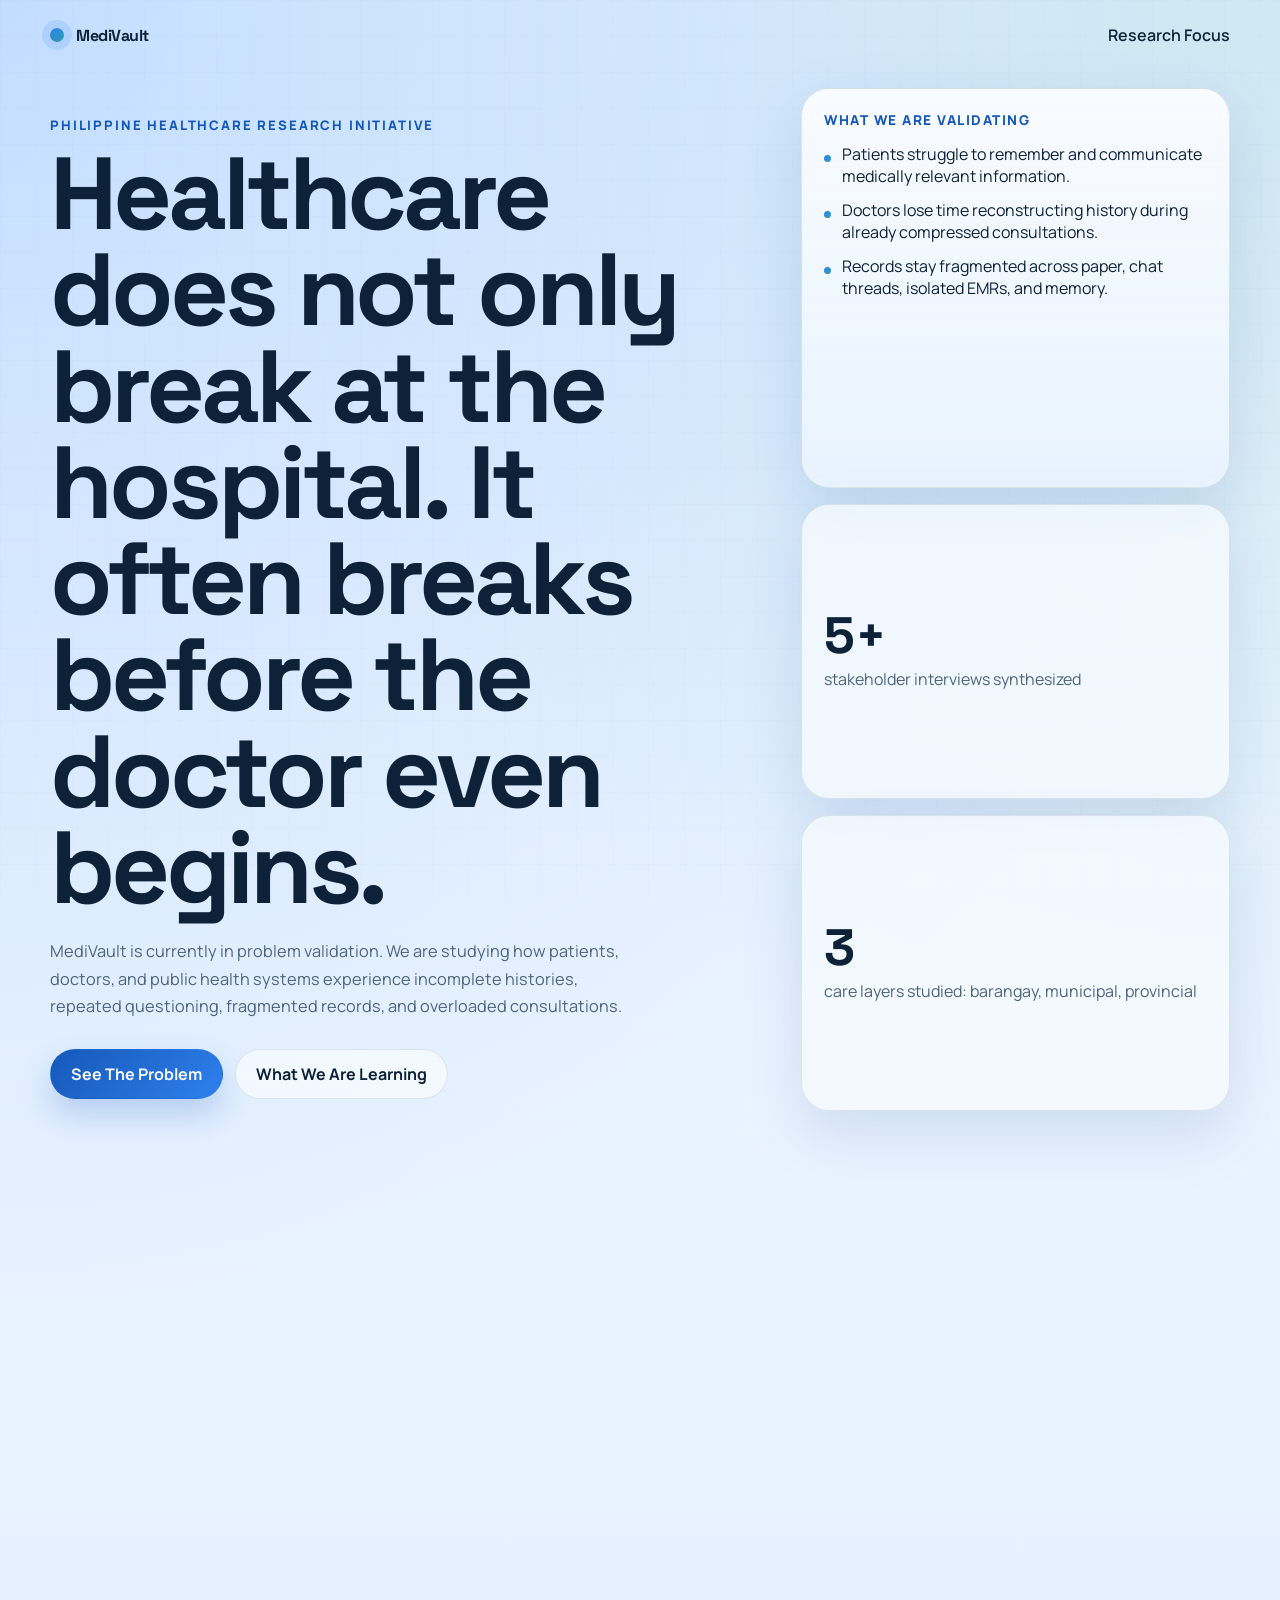
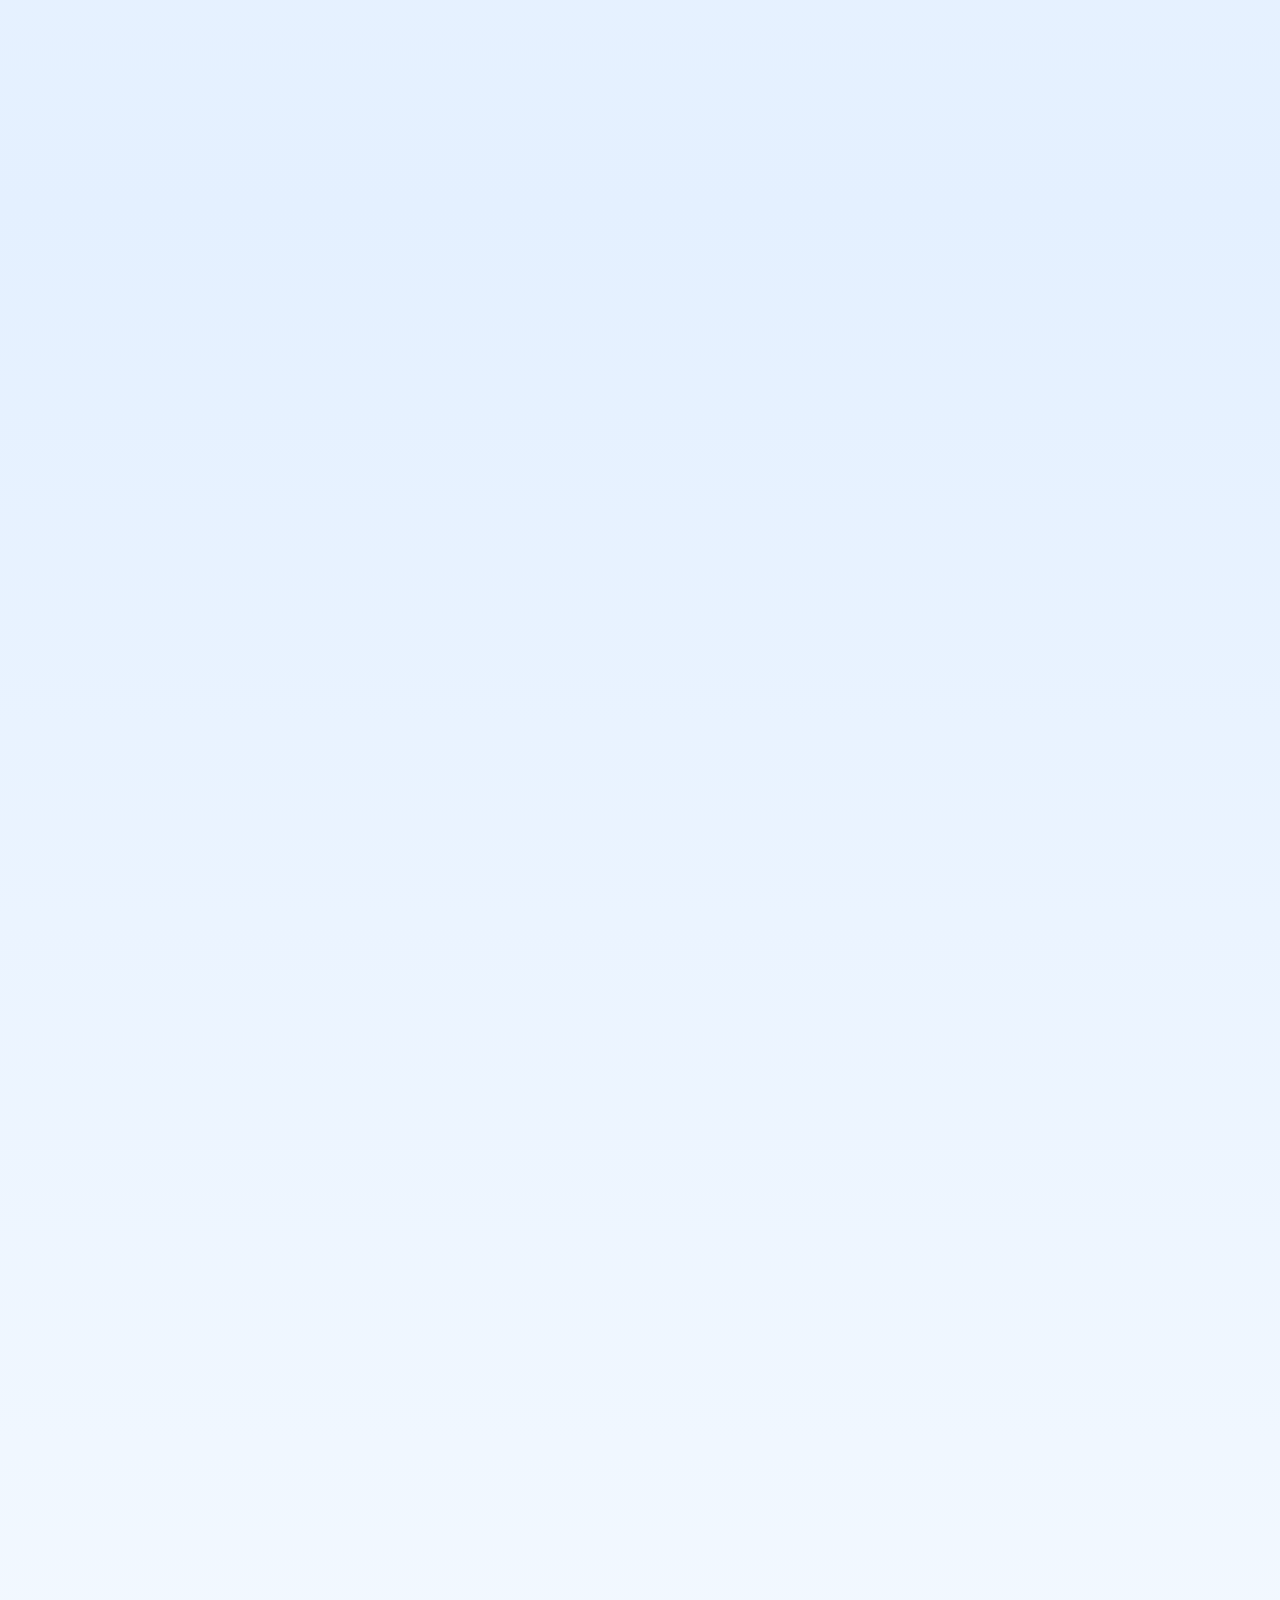
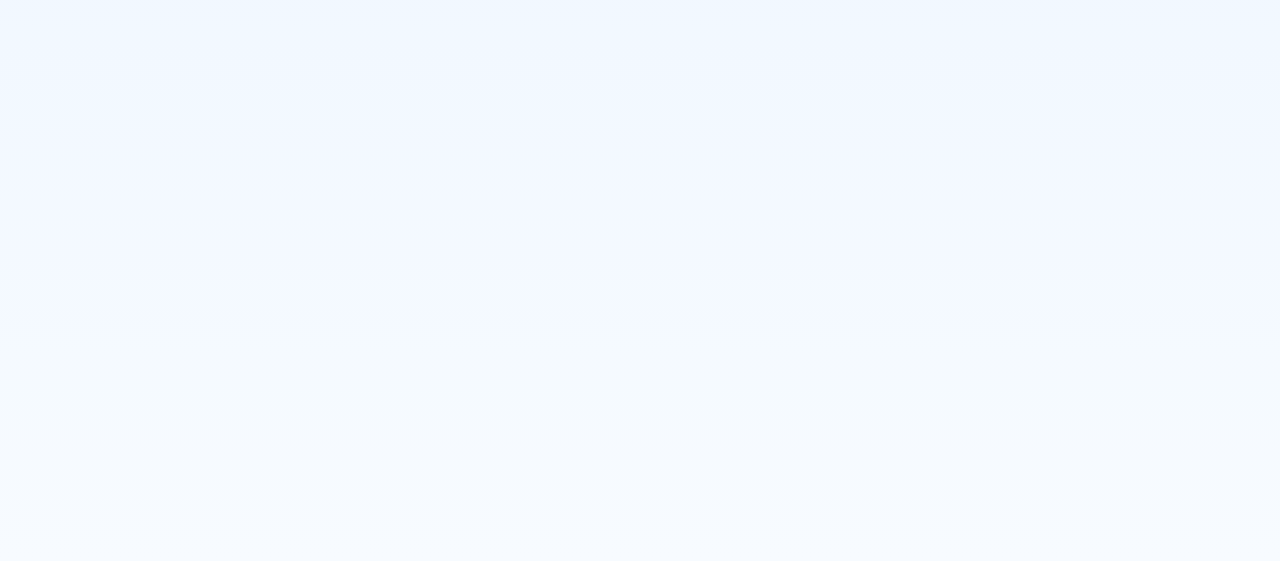
<file: index.html>
<!doctype html>
<html lang="en">
  <head>
    <meta charset="UTF-8" />
    <meta name="viewport" content="width=device-width, initial-scale=1.0" />
    <title>MediVault | Fixing Healthcare Starts With Understanding the Problem</title>
    <meta
      name="description"
      content="MediVault is in the problem validation phase, researching how patient information breaks down across consultations, records, and care settings in the Philippines."
    />
    <link rel="preconnect" href="https://fonts.googleapis.com" />
    <link rel="preconnect" href="https://fonts.gstatic.com" crossorigin />
    <link
      href="https://fonts.googleapis.com/css2?family=Manrope:wght@400;500;600;700;800&amp;family=Space+Grotesk:wght@500;700&amp;display=swap"
      rel="stylesheet"
    />
    <link rel="stylesheet" href="./styles.css" />
  </head>
  <body>
    <div class="page-shell">
      <header class="hero">
        <nav class="topbar">
          <div class="brand">
            <span class="brand-mark"></span>
            <span class="brand-text">MediVault</span>
          </div>
          <a class="nav-link" href="#research">Research Focus</a>
        </nav>

        <div class="hero-grid">
          <section class="hero-copy">
            <p class="eyebrow">Philippine Healthcare Research Initiative</p>
            <h1>Healthcare does not only break at the hospital. It often breaks before the doctor even begins.</h1>
            <p class="hero-text">
              MediVault is currently in problem validation. We are studying how patients, doctors,
              and public health systems experience incomplete histories, repeated questioning,
              fragmented records, and overloaded consultations.
            </p>

            <div class="hero-actions">
              <a class="button button-primary" href="#problem">See The Problem</a>
              <a class="button button-secondary" href="#voices">What We Are Learning</a>
            </div>
          </section>

          <aside class="hero-panel">
            <div class="panel-card panel-main">
              <p class="panel-label">What We Are Validating</p>
              <ul class="signal-list">
                <li>Patients struggle to remember and communicate medically relevant information.</li>
                <li>Doctors lose time reconstructing history during already compressed consultations.</li>
                <li>Records stay fragmented across paper, chat threads, isolated EMRs, and memory.</li>
              </ul>
            </div>

            <div class="panel-card panel-metric">
              <span class="metric-value">5+</span>
              <span class="metric-label">stakeholder interviews synthesized</span>
            </div>

            <div class="panel-card panel-metric">
              <span class="metric-value">3</span>
              <span class="metric-label">care layers studied: barangay, municipal, provincial</span>
            </div>
          </aside>
        </div>
      </header>

      <main>
        <section class="section section-problem" id="problem">
          <div class="section-heading">
            <p class="eyebrow">Problem Landscape</p>
            <h2>We are not positioning a product yet. We are making the pain visible.</h2>
          </div>

          <div class="problem-grid">
            <article class="problem-card">
              <span class="problem-index">01</span>
              <h3>Patients carry critical health data in memory</h3>
              <p>
                Diagnoses, medications, allergies, lab results, and timelines are often recalled
                under pressure, incompletely, or not at all.
              </p>
            </article>

            <article class="problem-card">
              <span class="problem-index">02</span>
              <h3>Consultations are overloaded moments</h3>
              <p>
                Doctors are interviewing, thinking clinically, and documenting at the same time.
                Attention splits. Quality drops. Important context gets lost.
              </p>
            </article>

            <article class="problem-card">
              <span class="problem-index">03</span>
              <h3>Records do not move cleanly across settings</h3>
              <p>
                Paper folders, verbal handoffs, referral chat groups, and siloed systems create
                care journeys where continuity depends on luck.
              </p>
            </article>

            <article class="problem-card">
              <span class="problem-index">04</span>
              <h3>Public health facilities are stretched thin</h3>
              <p>
                Understaffing, congestion, limited trust in lower-level facilities, and exhausted
                staff turn every operational gap into a clinical problem.
              </p>
            </article>
          </div>
        </section>

        <section class="section section-research" id="research">
          <div class="section-heading">
            <p class="eyebrow">Research Focus</p>
            <h2>Our work is centered on field insight, not feature assumptions.</h2>
          </div>

          <div class="research-layout">
            <div class="research-block">
              <p class="block-label">Who we are listening to</p>
              <ul class="plain-list">
                <li>Patients navigating real consultations</li>
                <li>Doctors in private, hospital, and public settings</li>
                <li>Provincial and municipal health stakeholders</li>
                <li>Legal and policy experts around privacy and public implementation</li>
              </ul>
            </div>

            <div class="research-block">
              <p class="block-label">What we are mapping</p>
              <ul class="plain-list">
                <li>Where patient information becomes incomplete, delayed, or distorted</li>
                <li>How documentation burdens affect care quality and workflow</li>
                <li>What current workarounds reveal about unmet needs</li>
                <li>How trust, staffing, and infrastructure shape adoption realities</li>
              </ul>
            </div>
          </div>
        </section>

        <section class="section section-voices" id="voices">
          <div class="section-heading">
            <p class="eyebrow">What We Are Hearing</p>
            <h2>The same pattern appears across interviews: information breaks down early, and everyone downstream absorbs the cost.</h2>
          </div>

          <div class="quote-grid">
            <blockquote class="quote-card">
              <p>
                In the past, doctors had to rely solely on patient interviews to understand medical
                history, which often led to gaps in care.
              </p>
              <footer>Provincial health leadership</footer>
            </blockquote>

            <blockquote class="quote-card">
              <p>
                They are already too tired. They will see a patient and say okay na to because
                people are waiting outside.
              </p>
              <footer>RHU field observation</footer>
            </blockquote>

            <blockquote class="quote-card">
              <p>
                In real emergencies, we are essentially starting from zero when records do not come
                with the patient.
              </p>
              <footer>Hospital-based physician insight</footer>
            </blockquote>
          </div>
        </section>

        <section class="section section-context">
          <div class="context-panel">
            <p class="eyebrow">Current Position</p>
            <h2>MediVault is in active validation.</h2>
            <p>
              We are still narrowing the problem, testing assumptions through interviews, and
              identifying where the highest-friction moments actually occur. This page exists to
              frame the inquiry clearly: understand the system first, then decide what deserves to
              be built.
            </p>
          </div>
        </section>
      </main>
    </div>
  </body>
</html>
</file>
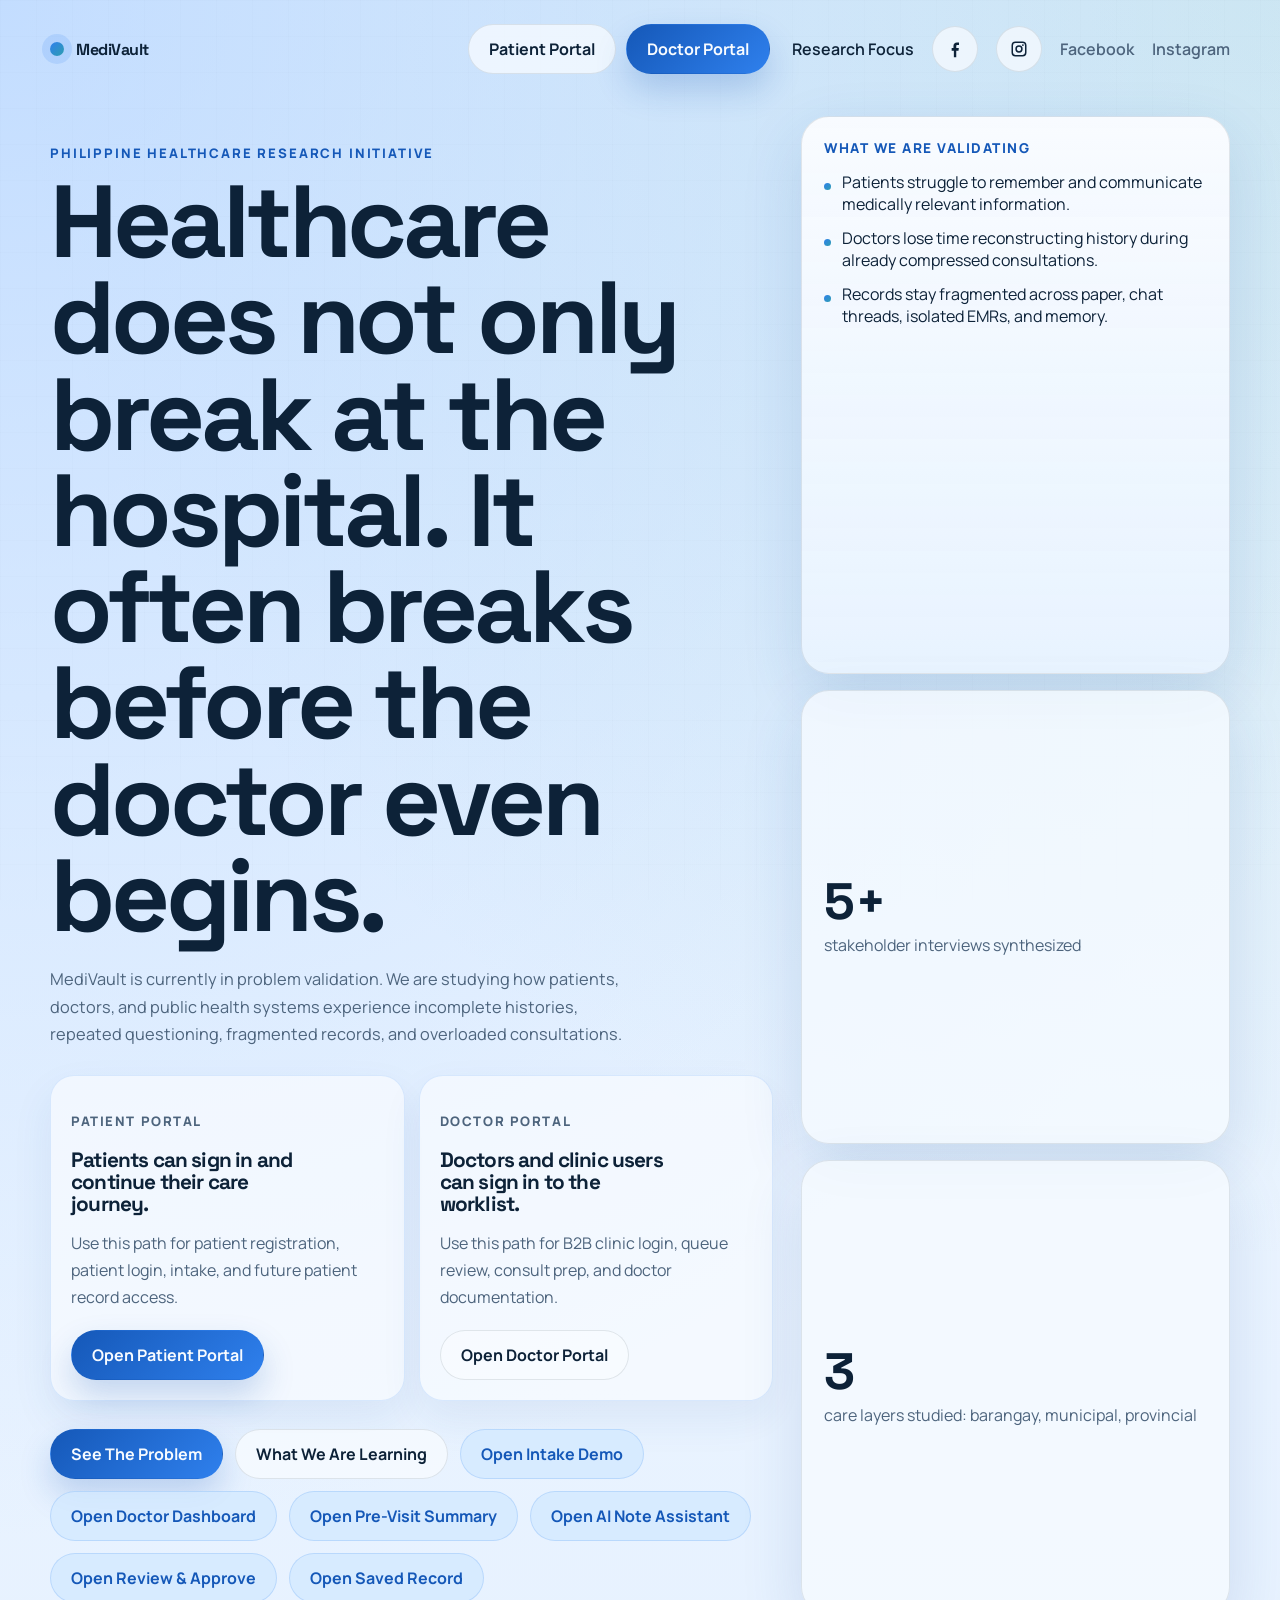
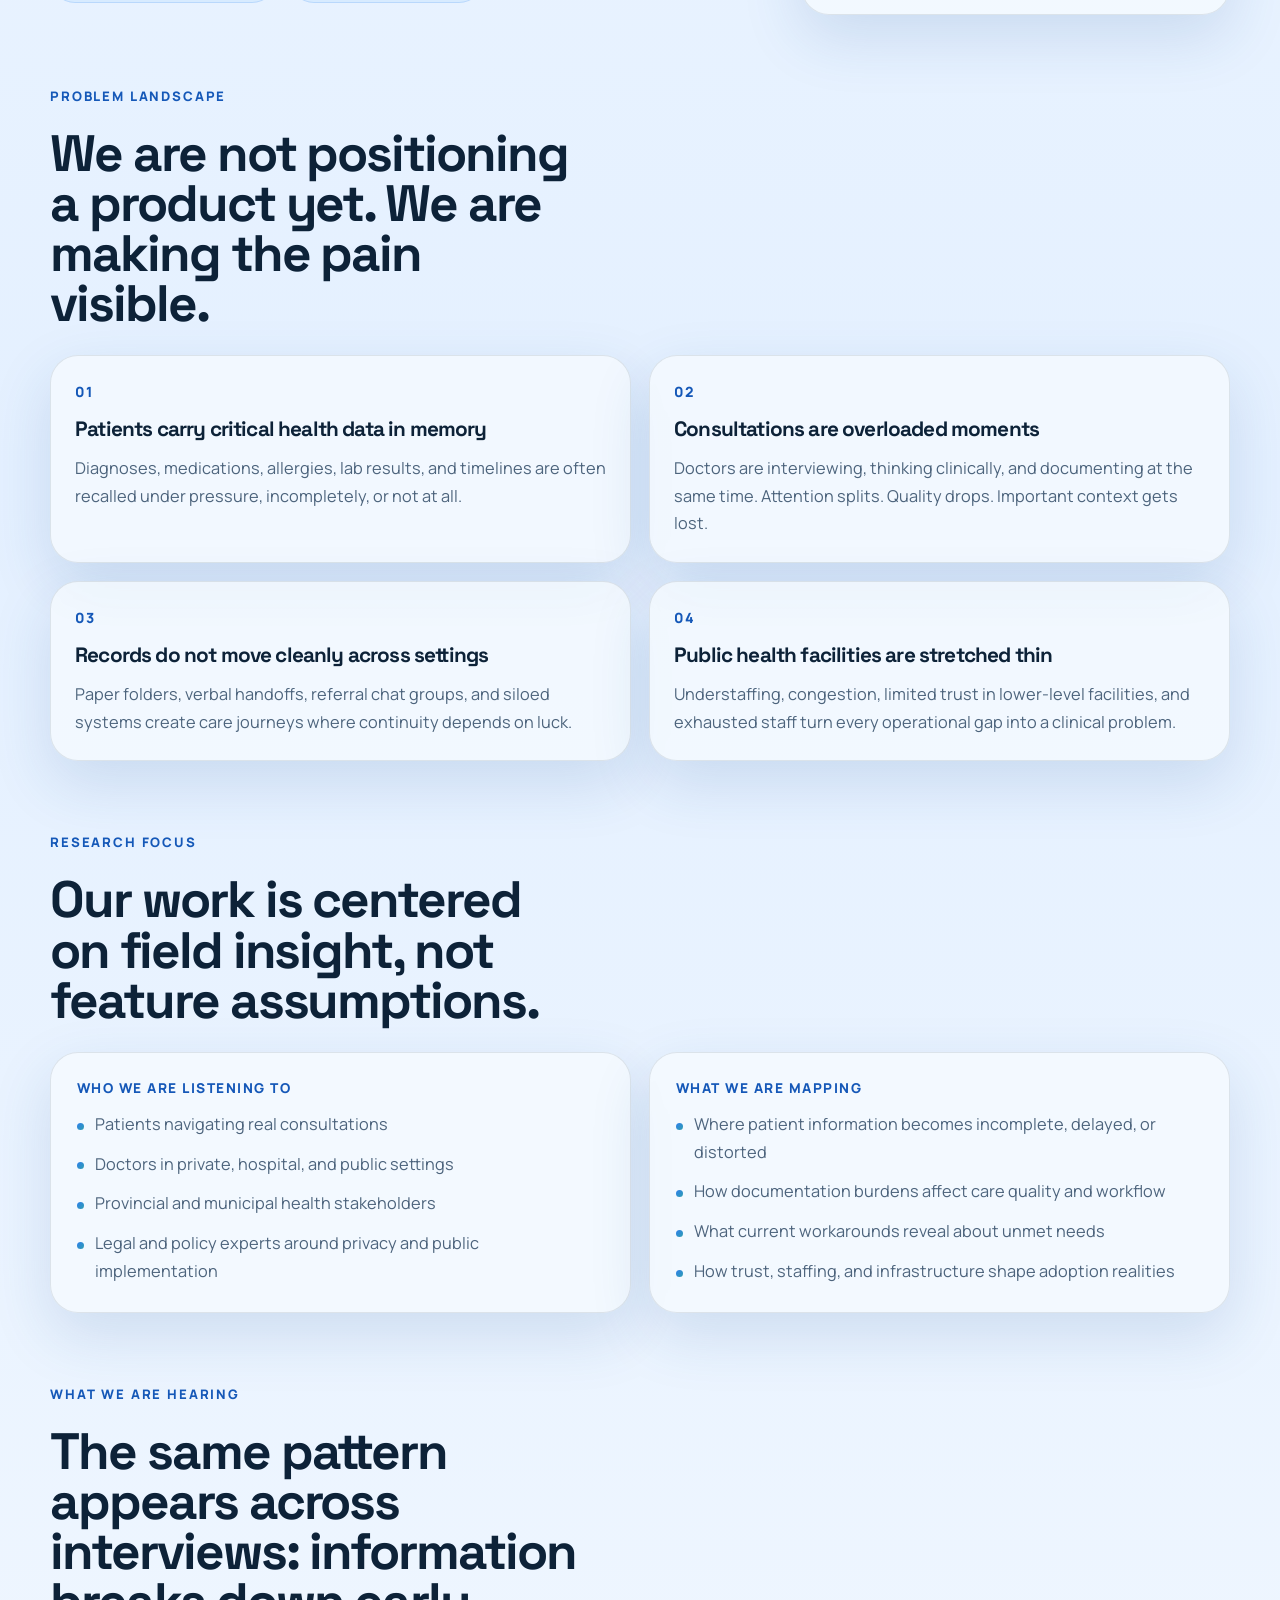
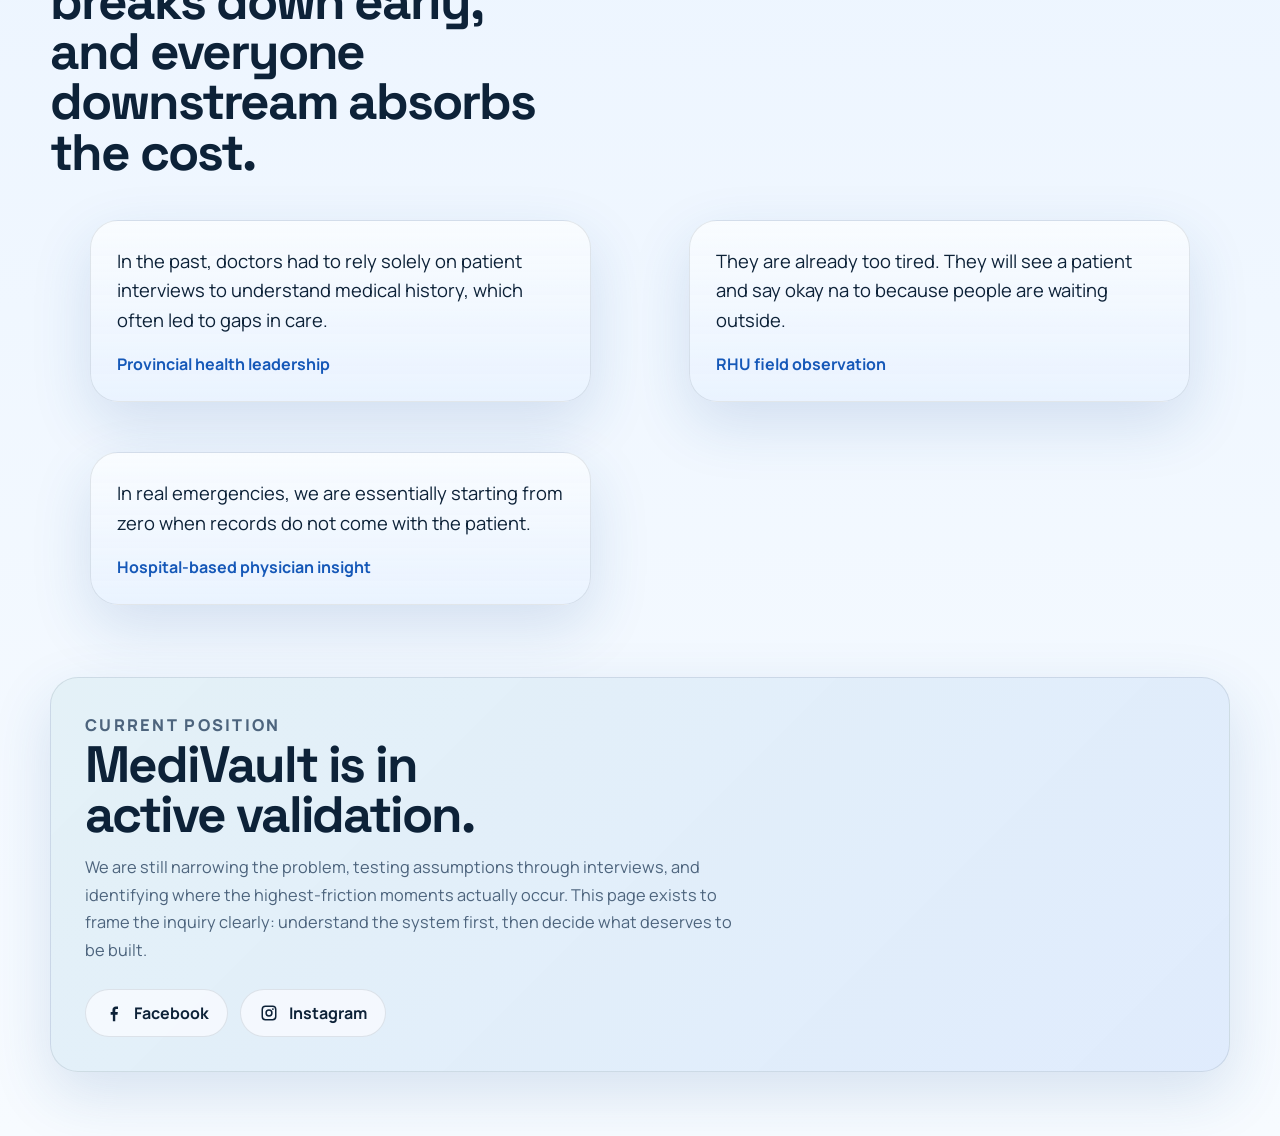
<file: front_end/index.html>
<!doctype html>
<html lang="en">
  <head>
    <meta charset="UTF-8" />
    <meta name="viewport" content="width=device-width, initial-scale=1.0" />
    <title>MediVault | Fixing Healthcare Starts With Understanding the Problem</title>
    <meta
      name="description"
      content="MediVault is in the problem validation phase, researching how patient information breaks down across consultations, records, and care settings in the Philippines."
    />
    <link rel="preconnect" href="https://fonts.googleapis.com" />
    <link rel="preconnect" href="https://fonts.gstatic.com" crossorigin />
    <link
      href="https://fonts.googleapis.com/css2?family=Manrope:wght@400;500;600;700;800&amp;family=Space+Grotesk:wght@500;700&amp;display=swap"
      rel="stylesheet"
    />
    <link rel="stylesheet" href="./styles.css?v=portal-topbar-1" />
  </head>
  <body>
    <div class="page-shell">
      <header class="hero">
        <nav class="topbar">
          <div class="brand">
            <span class="brand-mark"></span>
            <span class="brand-text">MediVault</span>
          </div>
          <div class="topbar-right">
            <div class="topbar-portals">
              <a class="button button-secondary topbar-portal-button" href="./login.html?portal=patient">Patient Portal</a>
              <a class="button button-primary topbar-portal-button" href="./login.html?portal=doctor">Doctor Portal</a>
            </div>

            <div class="topbar-links">
              <a class="nav-link" href="#research">Research Focus</a>
              <a
                class="nav-link social-link icon-link"
                href="https://www.facebook.com/bryitbuilderscorp"
                aria-label="Visit MediVault on Facebook"
                target="_blank"
                rel="noreferrer"
              >
                <svg viewBox="0 0 24 24" aria-hidden="true">
                  <path
                    d="M13.5 22v-8h2.7l.4-3.2h-3.1V8.76c0-.93.26-1.56 1.6-1.56h1.71V4.34c-.3-.04-1.32-.14-2.5-.14-2.47 0-4.16 1.5-4.16 4.27v2.33H7.99V14h2.65v8h2.86Z"
                  />
                </svg>
              </a>
              <a
                class="nav-link social-link icon-link"
                href="https://www.instagram.com/bryitbuilderscorp/"
                aria-label="Visit MediVault on Instagram"
                target="_blank"
                rel="noreferrer"
              >
                <svg viewBox="0 0 24 24" aria-hidden="true">
                  <path
                    d="M7.75 3h8.5A4.75 4.75 0 0 1 21 7.75v8.5A4.75 4.75 0 0 1 16.25 21h-8.5A4.75 4.75 0 0 1 3 16.25v-8.5A4.75 4.75 0 0 1 7.75 3Zm0 1.8A2.95 2.95 0 0 0 4.8 7.75v8.5a2.95 2.95 0 0 0 2.95 2.95h8.5a2.95 2.95 0 0 0 2.95-2.95v-8.5a2.95 2.95 0 0 0-2.95-2.95h-8.5Zm8.95 1.35a1.1 1.1 0 1 1 0 2.2 1.1 1.1 0 0 1 0-2.2ZM12 7.6A4.4 4.4 0 1 1 7.6 12 4.4 4.4 0 0 1 12 7.6Zm0 1.8A2.6 2.6 0 1 0 14.6 12 2.6 2.6 0 0 0 12 9.4Z"
                  />
                </svg>
              </a>
              <a
                class="nav-link social-label"
                href="https://www.facebook.com/bryitbuilderscorp"
                target="_blank"
                rel="noreferrer"
                >Facebook</a
              >
              <a
                class="nav-link social-label"
                href="https://www.instagram.com/bryitbuilderscorp/"
                target="_blank"
                rel="noreferrer"
                >Instagram</a
              >
            </div>
          </div>
        </nav>

        <div class="hero-grid">
          <section class="hero-copy">
            <p class="eyebrow">Philippine Healthcare Research Initiative</p>
            <h1>Healthcare does not only break at the hospital. It often breaks before the doctor even begins.</h1>
            <p class="hero-text">
              MediVault is currently in problem validation. We are studying how patients, doctors,
              and public health systems experience incomplete histories, repeated questioning,
              fragmented records, and overloaded consultations.
            </p>

            <div class="portal-grid">
              <article class="portal-card">
                <p class="portal-label">Patient Portal</p>
                <h3>Patients can sign in and continue their care journey.</h3>
                <p>Use this path for patient registration, patient login, intake, and future patient record access.</p>
                <a class="button button-primary" href="./login.html?portal=patient">Open Patient Portal</a>
              </article>

              <article class="portal-card">
                <p class="portal-label">Doctor Portal</p>
                <h3>Doctors and clinic users can sign in to the worklist.</h3>
                <p>Use this path for B2B clinic login, queue review, consult prep, and doctor documentation.</p>
                <a class="button button-secondary" href="./login.html?portal=doctor">Open Doctor Portal</a>
              </article>
            </div>

            <div class="hero-actions">
              <a class="button button-primary" href="#problem">See The Problem</a>
              <a class="button button-secondary" href="#voices">What We Are Learning</a>
              <a class="button button-tertiary" href="./intake-demo.html">Open Intake Demo</a>
              <a class="button button-tertiary" href="./doctor-dashboard.html">Open Doctor Dashboard</a>
              <a class="button button-tertiary" href="./previsit-summary.html">Open Pre-Visit Summary</a>
              <a class="button button-tertiary" href="./ai-note-assistant.html">Open AI Note Assistant</a>
              <a class="button button-tertiary" href="./review-approve.html">Open Review & Approve</a>
              <a class="button button-tertiary" href="./saved-record.html">Open Saved Record</a>
            </div>
          </section>

          <aside class="hero-panel">
            <div class="panel-card panel-main">
              <p class="panel-label">What We Are Validating</p>
              <ul class="signal-list">
                <li>Patients struggle to remember and communicate medically relevant information.</li>
                <li>Doctors lose time reconstructing history during already compressed consultations.</li>
                <li>Records stay fragmented across paper, chat threads, isolated EMRs, and memory.</li>
              </ul>
            </div>

            <div class="panel-card panel-metric">
              <span class="metric-value">5+</span>
              <span class="metric-label">stakeholder interviews synthesized</span>
            </div>

            <div class="panel-card panel-metric">
              <span class="metric-value">3</span>
              <span class="metric-label">care layers studied: barangay, municipal, provincial</span>
            </div>
          </aside>
        </div>
      </header>

      <main>
        <section class="section section-problem" id="problem">
          <div class="section-heading">
            <p class="eyebrow">Problem Landscape</p>
            <h2>We are not positioning a product yet. We are making the pain visible.</h2>
          </div>

          <div class="problem-grid">
            <article class="problem-card">
              <span class="problem-index">01</span>
              <h3>Patients carry critical health data in memory</h3>
              <p>
                Diagnoses, medications, allergies, lab results, and timelines are often recalled
                under pressure, incompletely, or not at all.
              </p>
            </article>

            <article class="problem-card">
              <span class="problem-index">02</span>
              <h3>Consultations are overloaded moments</h3>
              <p>
                Doctors are interviewing, thinking clinically, and documenting at the same time.
                Attention splits. Quality drops. Important context gets lost.
              </p>
            </article>

            <article class="problem-card">
              <span class="problem-index">03</span>
              <h3>Records do not move cleanly across settings</h3>
              <p>
                Paper folders, verbal handoffs, referral chat groups, and siloed systems create
                care journeys where continuity depends on luck.
              </p>
            </article>

            <article class="problem-card">
              <span class="problem-index">04</span>
              <h3>Public health facilities are stretched thin</h3>
              <p>
                Understaffing, congestion, limited trust in lower-level facilities, and exhausted
                staff turn every operational gap into a clinical problem.
              </p>
            </article>
          </div>
        </section>

        <section class="section section-research" id="research">
          <div class="section-heading">
            <p class="eyebrow">Research Focus</p>
            <h2>Our work is centered on field insight, not feature assumptions.</h2>
          </div>

          <div class="research-layout">
            <div class="research-block">
              <p class="block-label">Who we are listening to</p>
              <ul class="plain-list">
                <li>Patients navigating real consultations</li>
                <li>Doctors in private, hospital, and public settings</li>
                <li>Provincial and municipal health stakeholders</li>
                <li>Legal and policy experts around privacy and public implementation</li>
              </ul>
            </div>

            <div class="research-block">
              <p class="block-label">What we are mapping</p>
              <ul class="plain-list">
                <li>Where patient information becomes incomplete, delayed, or distorted</li>
                <li>How documentation burdens affect care quality and workflow</li>
                <li>What current workarounds reveal about unmet needs</li>
                <li>How trust, staffing, and infrastructure shape adoption realities</li>
              </ul>
            </div>
          </div>
        </section>

        <section class="section section-voices" id="voices">
          <div class="section-heading">
            <p class="eyebrow">What We Are Hearing</p>
            <h2>The same pattern appears across interviews: information breaks down early, and everyone downstream absorbs the cost.</h2>
          </div>

          <div class="quote-grid">
            <blockquote class="quote-card">
              <p>
                In the past, doctors had to rely solely on patient interviews to understand medical
                history, which often led to gaps in care.
              </p>
              <footer>Provincial health leadership</footer>
            </blockquote>

            <blockquote class="quote-card">
              <p>
                They are already too tired. They will see a patient and say okay na to because
                people are waiting outside.
              </p>
              <footer>RHU field observation</footer>
            </blockquote>

            <blockquote class="quote-card">
              <p>
                In real emergencies, we are essentially starting from zero when records do not come
                with the patient.
              </p>
              <footer>Hospital-based physician insight</footer>
            </blockquote>
          </div>
        </section>

        <section class="section section-context">
          <div class="context-panel">
            <p class="eyebrow">Current Position</p>
            <h2>MediVault is in active validation.</h2>
            <p>
              We are still narrowing the problem, testing assumptions through interviews, and
              identifying where the highest-friction moments actually occur. This page exists to
              frame the inquiry clearly: understand the system first, then decide what deserves to
              be built.
            </p>

            <div class="social-row">
              <a
                class="social-pill"
                href="https://www.facebook.com/bryitbuilderscorp"
                aria-label="Visit MediVault on Facebook"
                target="_blank"
                rel="noreferrer"
              >
                <svg viewBox="0 0 24 24" aria-hidden="true">
                  <path
                    d="M13.5 22v-8h2.7l.4-3.2h-3.1V8.76c0-.93.26-1.56 1.6-1.56h1.71V4.34c-.3-.04-1.32-.14-2.5-.14-2.47 0-4.16 1.5-4.16 4.27v2.33H7.99V14h2.65v8h2.86Z"
                  />
                </svg>
                <span>Facebook</span>
              </a>
              <a
                class="social-pill"
                href="https://www.instagram.com/bryitbuilderscorp/"
                aria-label="Visit MediVault on Instagram"
                target="_blank"
                rel="noreferrer"
              >
                <svg viewBox="0 0 24 24" aria-hidden="true">
                  <path
                    d="M7.75 3h8.5A4.75 4.75 0 0 1 21 7.75v8.5A4.75 4.75 0 0 1 16.25 21h-8.5A4.75 4.75 0 0 1 3 16.25v-8.5A4.75 4.75 0 0 1 7.75 3Zm0 1.8A2.95 2.95 0 0 0 4.8 7.75v8.5a2.95 2.95 0 0 0 2.95 2.95h8.5a2.95 2.95 0 0 0 2.95-2.95v-8.5a2.95 2.95 0 0 0-2.95-2.95h-8.5Zm8.95 1.35a1.1 1.1 0 1 1 0 2.2 1.1 1.1 0 0 1 0-2.2ZM12 7.6A4.4 4.4 0 1 1 7.6 12 4.4 4.4 0 0 1 12 7.6Zm0 1.8A2.6 2.6 0 1 0 14.6 12 2.6 2.6 0 0 0 12 9.4Z"
                  />
                </svg>
                <span>Instagram</span>
              </a>
            </div>
          </div>
        </section>
      </main>
    </div>
  </body>
</html>
</file>
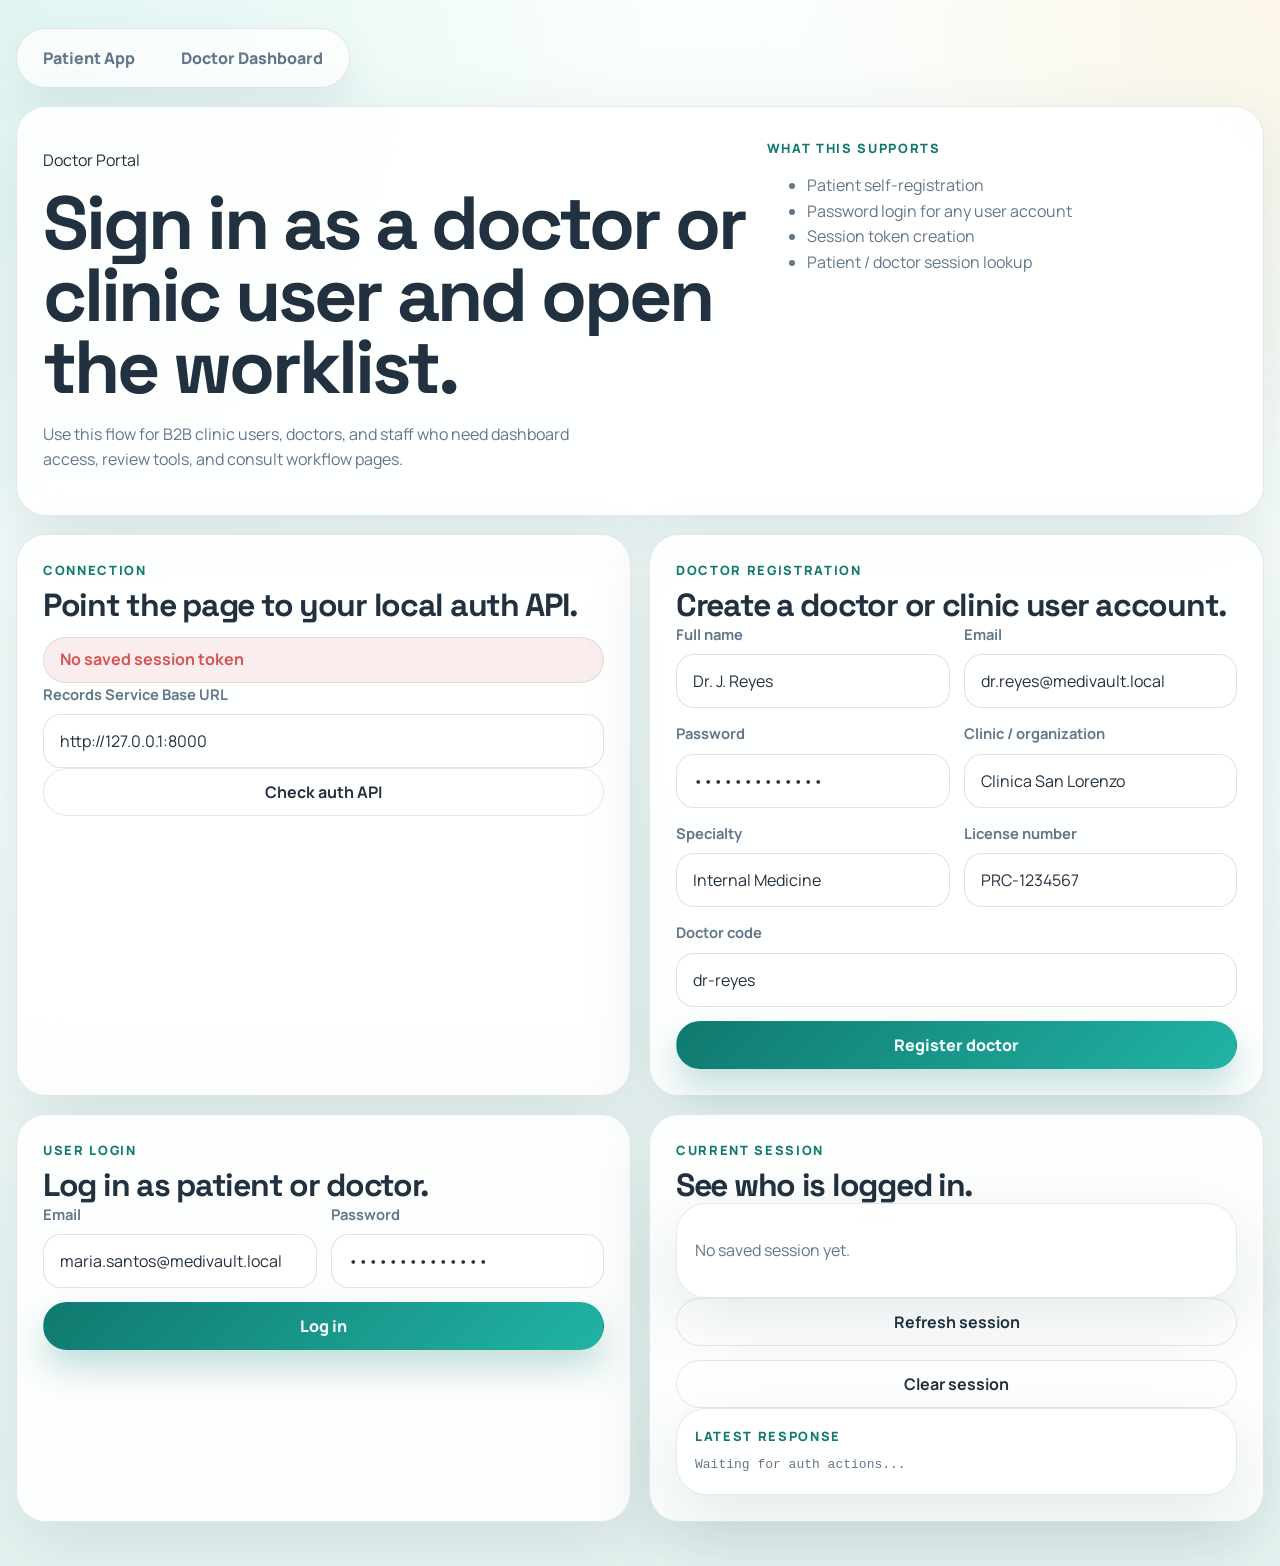
<file: front_end/ai-note-assistant.html>
<!doctype html>
<html lang="en">
  <head>
    <meta charset="UTF-8" />
    <meta name="viewport" content="width=device-width, initial-scale=1.0" />
    <title>MediVault AI Note Assistant | In-Consultation Drafting</title>
    <meta
      name="description"
      content="Doctor-facing MediVault AI note assistant with a simulated live transcript and SOAP draft."
    />
    <link rel="preconnect" href="https://fonts.googleapis.com" />
    <link rel="preconnect" href="https://fonts.gstatic.com" crossorigin />
    <link
      href="https://fonts.googleapis.com/css2?family=Manrope:wght@400;500;600;700;800&family=Space+Grotesk:wght@500;700&display=swap"
      rel="stylesheet"
    />
    <link rel="stylesheet" href="./ai-note-assistant.css?v=ainote4" />
  </head>
  <body>
    <div class="ai-shell">
      <nav class="app-switcher">
        <a class="app-switcher-link" href="./intake-demo.html">Patient App</a>
        <a class="app-switcher-link" href="./doctor-dashboard.html">Doctor Dashboard</a>
      </nav>

      <header class="ai-hero">
        <div class="workflow-pills">
          <span class="workflow-pill">1 Dashboard</span>
          <span class="workflow-pill">2 Pre-visit summary</span>
          <span class="workflow-pill active">3 AI note assistant</span>
          <span class="workflow-pill">4 Review & approve</span>
          <span class="workflow-pill">5 Saved record</span>
        </div>

        <div class="hero-copy">
          <p class="eyebrow">In-Consultation AI Note Assistant</p>
          <h1>Live transcript on the left. SOAP draft on the right.</h1>
          <p class="hero-text">
            This is a simulated in-consultation experience while transcription is still in
            progress. It shows how the doctor would see a running transcript and a structured draft
            note building in real time.
          </p>
        </div>
      </header>

      <section class="settings-panel">
        <div class="settings-copy">
          <p class="eyebrow">Live Service Connections</p>
          <h2>Load one consult session into the AI note assistant.</h2>
        </div>

        <div class="settings-grid">
          <label class="field">
            <span>Records Service</span>
            <input id="records-base-url" type="url" value="http://127.0.0.1:8000" />
          </label>
          <label class="field">
            <span>Summary Service</span>
            <input id="summary-base-url" type="url" value="http://127.0.0.1:8001" />
          </label>
          <label class="field">
            <span>Consult Service</span>
            <input id="consult-base-url" type="url" value="http://127.0.0.1:8003" />
          </label>
          <label class="field wide">
            <span>Consult Session ID</span>
            <input id="consult-id-input" type="text" placeholder="Paste consult session ID or open from pre-visit summary" />
          </label>
        </div>

        <div class="settings-actions">
          <div class="status-badge" id="page-status">AI assistant not loaded</div>
          <div class="action-group">
            <a class="secondary-button" id="back-summary-link" href="./previsit-summary.html">Back to pre-visit summary</a>
            <button class="primary-button" type="button" id="load-assistant-button">Load AI assistant</button>
          </div>
        </div>
      </section>

      <main class="assistant-layout" id="assistant-layout">
        <article class="empty-state">
          <h2>No consult selected yet.</h2>
          <p>Open this page from the pre-visit summary or paste a consult session ID above.</p>
        </article>
      </main>
    </div>

    <script src="./doctor-auth.js?v=doctor-auth-1"></script>
    <script src="./ai-note-assistant.js?v=ainote4"></script>
  </body>
</html>
</file>
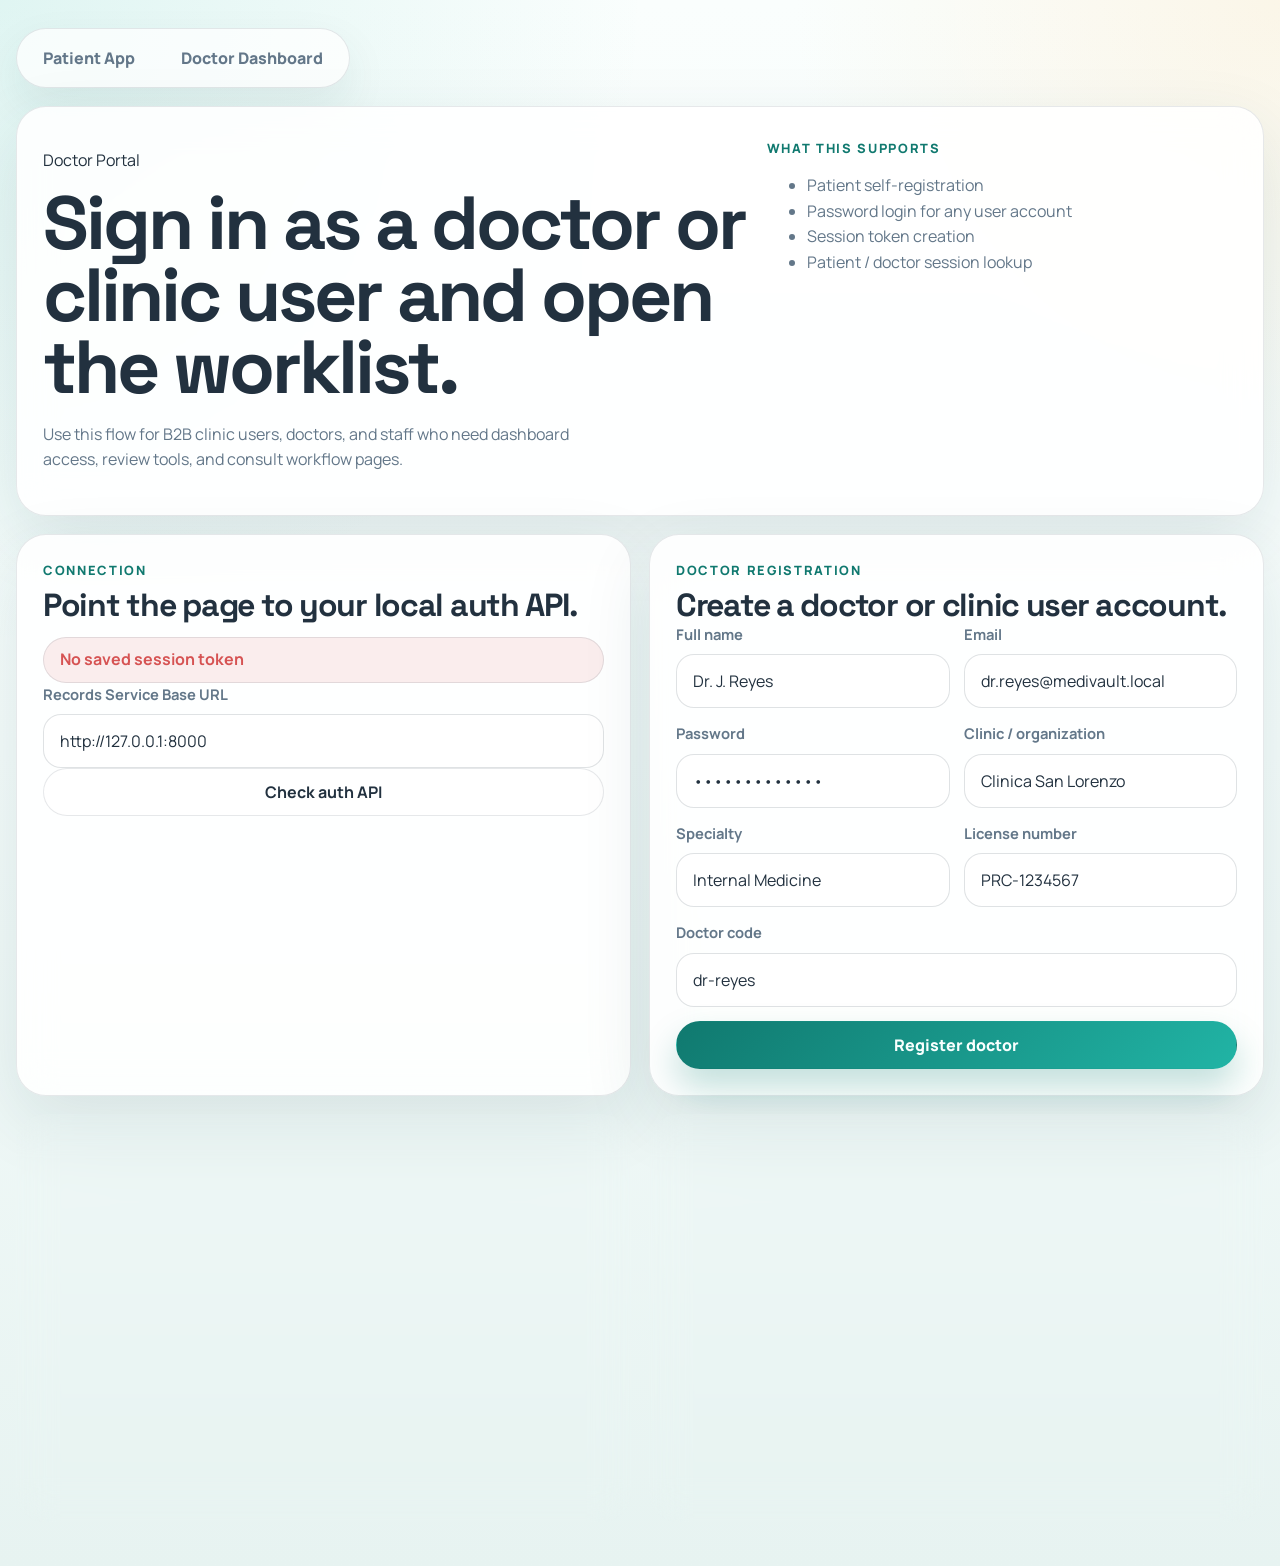
<file: front_end/doctor-dashboard.html>
<!doctype html>
<html lang="en">
  <head>
    <meta charset="UTF-8" />
    <meta name="viewport" content="width=device-width, initial-scale=1.0" />
    <title>MediVault Doctor Dashboard | Live Queue and Pre-Visit Summary</title>
    <meta
      name="description"
      content="Doctor-facing MediVault dashboard connected to consult orchestration, records, summaries, and attachments."
    />
    <link rel="preconnect" href="https://fonts.googleapis.com" />
    <link rel="preconnect" href="https://fonts.gstatic.com" crossorigin />
    <link
      href="https://fonts.googleapis.com/css2?family=Manrope:wght@400;500;600;700;800&family=Space+Grotesk:wght@500;700&display=swap"
      rel="stylesheet"
    />
    <link rel="stylesheet" href="./doctor-dashboard.css?v=doctor4" />
  </head>
  <body>
    <div class="doctor-shell">
      <nav class="app-switcher">
        <a class="app-switcher-link" href="./intake-demo.html">Patient App</a>
        <a class="app-switcher-link active" href="./doctor-dashboard.html">Doctor Dashboard</a>
      </nav>

      <header class="doctor-hero">
        <div class="doctor-session-banner">
          <div>
            <p class="doctor-session-label">Doctor Portal</p>
            <p class="doctor-session-copy" id="doctor-welcome">Checking your doctor session...</p>
          </div>
          <button class="secondary-button session-button" type="button" id="doctor-logout-button">Log out</button>
        </div>

        <div class="workflow-pills">
          <span class="workflow-pill active">1 Dashboard</span>
          <span class="workflow-pill">2 Pre-visit summary</span>
          <span class="workflow-pill">3 AI note assistant</span>
          <span class="workflow-pill">4 Review & approve</span>
          <span class="workflow-pill">5 Saved record</span>
        </div>

        <div class="hero-copy">
          <p class="eyebrow">Doctor Facing Flow</p>
          <h1>Queue patients with enough context to act fast.</h1>
          <p class="hero-text">
            This dashboard turns completed patient intake into a real doctor worklist: who is ready,
            what matters first, and which consult can begin now.
          </p>
        </div>
      </header>

      <section class="settings-panel">
        <div class="settings-copy">
          <p class="eyebrow">Live Service Connections</p>
          <h2>Doctor dashboard reads directly from the MediVault stack.</h2>
        </div>

        <div class="settings-grid">
          <label class="field">
            <span>Records Service</span>
            <input id="records-base-url" type="url" value="http://127.0.0.1:8000" />
          </label>
          <label class="field">
            <span>Summary Service</span>
            <input id="summary-base-url" type="url" value="http://127.0.0.1:8001" />
          </label>
          <label class="field">
            <span>Attachment Service</span>
            <input id="attachment-base-url" type="url" value="http://127.0.0.1:8002" />
          </label>
          <label class="field">
            <span>Consult Service</span>
            <input id="consult-base-url" type="url" value="http://127.0.0.1:8003" />
          </label>
          <label class="field">
            <span>Clinician filter</span>
            <input id="clinician-filter" type="text" value="dr-reyes" />
          </label>
          <label class="field">
            <span>Search patient</span>
            <input id="search-input" type="search" placeholder="Maria Santos" />
          </label>
        </div>

        <div class="settings-actions">
          <div class="status-badge" id="dashboard-status">Queue not loaded</div>
          <button class="primary-button" type="button" id="refresh-dashboard-button">Refresh dashboard</button>
        </div>
      </section>

      <section class="metrics-grid" id="metrics-grid">
        <article class="metric-card">
          <span class="metric-label">Active consults</span>
          <strong class="metric-value" id="metric-active">0</strong>
          <small>Not yet closed</small>
        </article>
        <article class="metric-card">
          <span class="metric-label">Ready to see</span>
          <strong class="metric-value" id="metric-ready">0</strong>
          <small>Intake complete or patient checked in</small>
        </article>
        <article class="metric-card">
          <span class="metric-label">Avg queue age</span>
          <strong class="metric-value" id="metric-wait">0m</strong>
          <small>Based on consult session creation time</small>
        </article>
        <article class="metric-card">
          <span class="metric-label">Completed today</span>
          <strong class="metric-value" id="metric-completed">0</strong>
          <small>Finalized or closed sessions</small>
        </article>
      </section>

      <main class="doctor-grid">
        <section class="dashboard-panel">
          <div class="panel-heading">
            <div>
              <p class="eyebrow">Today’s Queue</p>
              <h2>Who is ready before the doctor walks in?</h2>
            </div>
            <p class="panel-meta" id="queue-meta">Load the queue to begin.</p>
          </div>

          <div class="queue-list" id="queue-list">
            <article class="empty-state">
              <h3>No queue loaded yet.</h3>
              <p>Use the refresh button above after sending at least one patient intake.</p>
            </article>
          </div>
        </section>

        <aside class="summary-panel">
          <div class="panel-heading">
            <div>
              <p class="eyebrow">Pre-Visit Summary</p>
              <h2 id="detail-title">Choose a patient from the queue.</h2>
            </div>
            <div class="summary-actions">
              <a class="secondary-button disabled-link" href="./previsit-summary.html" id="open-summary-link" aria-disabled="true">Open pre-visit summary</a>
              <button class="primary-button" type="button" id="primary-action-button" disabled>Start consultation</button>
            </div>
          </div>

          <div class="detail-stack" id="detail-stack">
            <article class="empty-state">
              <h3>No consult selected.</h3>
              <p>The doctor summary will appear here once you pick someone from the queue.</p>
            </article>
          </div>
        </aside>
      </main>
    </div>

    <script src="./doctor-auth.js?v=doctor-auth-1"></script>
    <script src="./doctor-dashboard.js?v=doctor4"></script>
  </body>
</html>
</file>
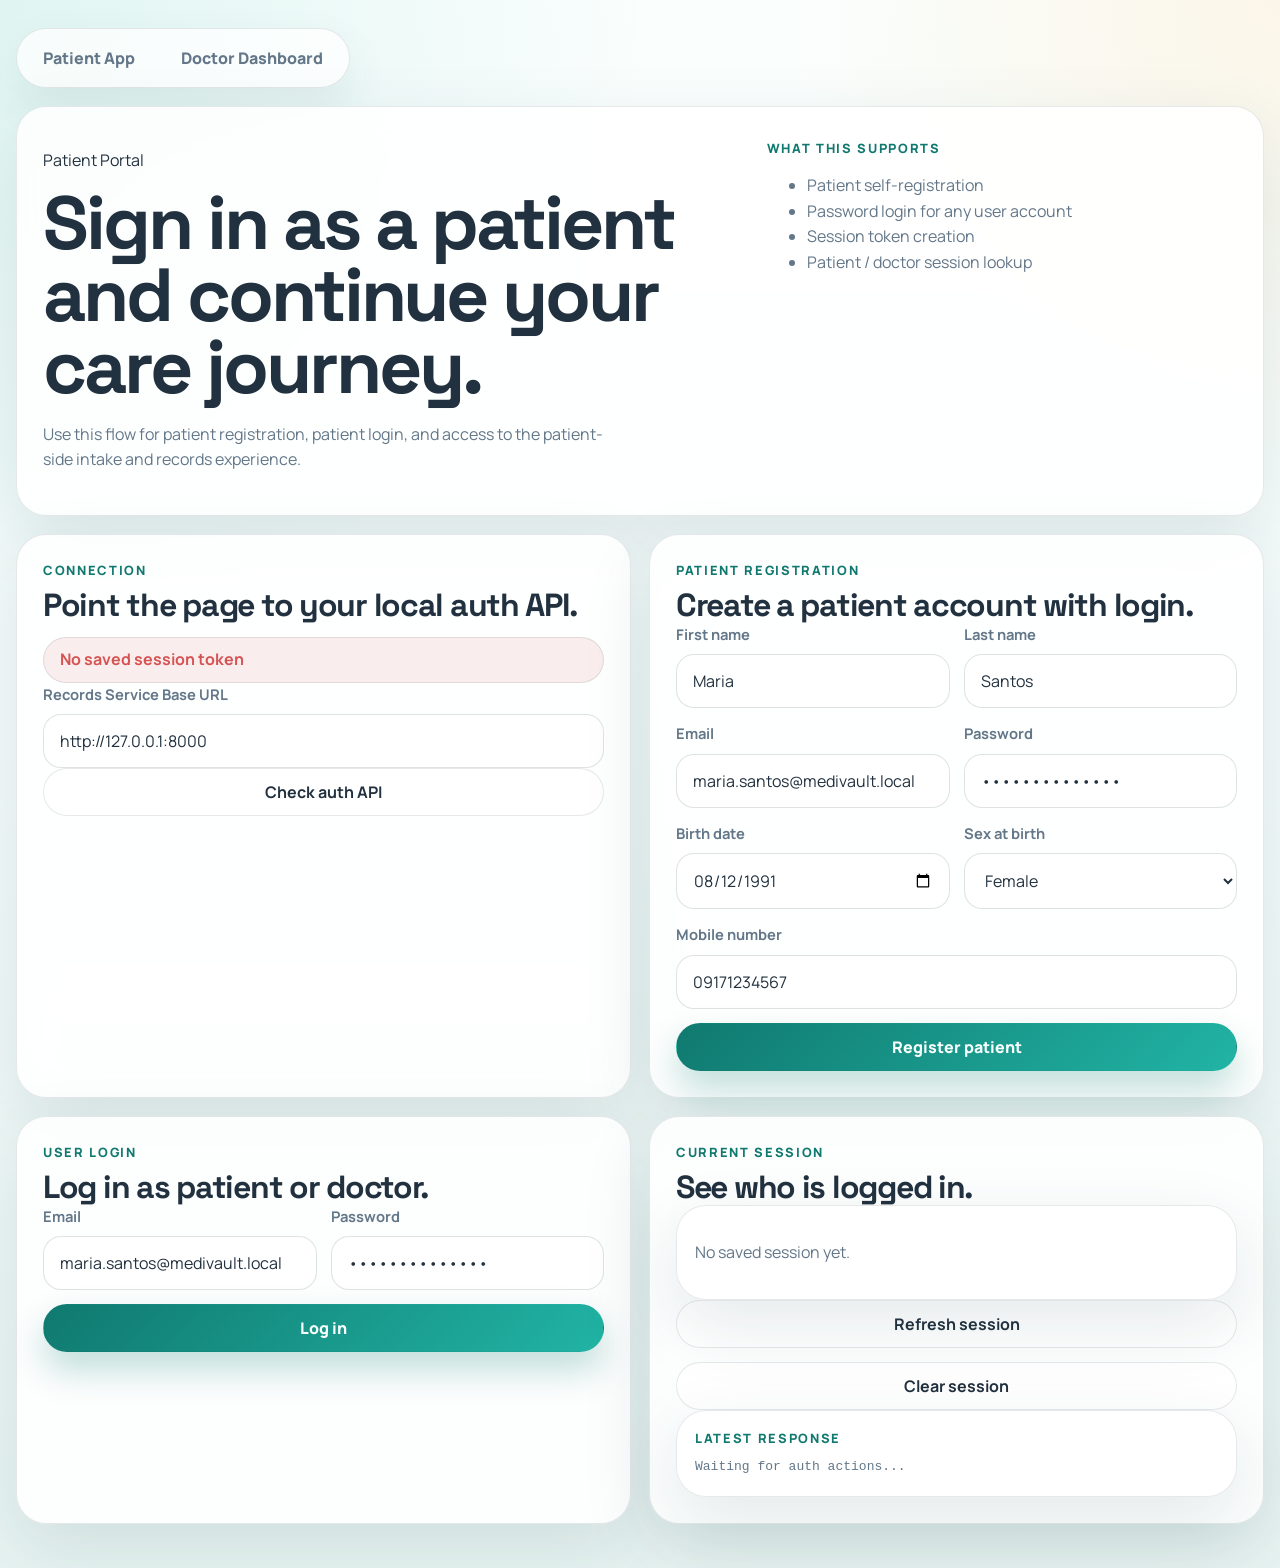
<file: front_end/intake-demo.html>
<!doctype html>
<html lang="en">
  <head>
    <meta charset="UTF-8" />
    <meta name="viewport" content="width=device-width, initial-scale=1.0" />
    <title>MediVault Intake Demo | Records Service Integration</title>
    <meta
      name="description"
      content="Desktop-friendly MediVault intake demo connected to the records service for local integration testing."
    />
    <link rel="preconnect" href="https://fonts.googleapis.com" />
    <link rel="preconnect" href="https://fonts.gstatic.com" crossorigin />
    <link
      href="https://fonts.googleapis.com/css2?family=Manrope:wght@400;500;600;700;800&family=Space+Grotesk:wght@500;700&display=swap"
      rel="stylesheet"
    />
    <link rel="stylesheet" href="./intake-demo.css?v=patient-auth-1" />
  </head>
  <body class="auth-pending">
    <div class="demo-shell">
      <nav class="app-switcher">
        <a class="app-switcher-link active" href="./intake-demo.html">Patient App</a>
        <a class="app-switcher-link" href="./doctor-dashboard.html">Doctor Dashboard</a>
      </nav>

      <header class="demo-hero">
        <div>
          <p class="eyebrow">Live Frontend Integration</p>
          <div class="patient-session-banner">
            <div>
              <p class="patient-session-label">Patient Portal</p>
              <p class="patient-session-copy" id="patient-welcome">Checking your patient session...</p>
            </div>
            <button class="secondary-button session-button" type="button" id="patient-logout-button">Log out</button>
          </div>
          <h1>Patient intake demo wired to `records_service`.</h1>
          <p class="hero-copy">
            This desktop test flow captures patient details, creates an encounter, writes a draft
            intake note, and shows the doctor-ready handoff in one place.
          </p>
        </div>

        <div class="hero-card">
          <p class="hero-card-label">Connected Flow</p>
          <ul class="flow-list">
            <li>Create patient record</li>
            <li>Create encounter for today's visit</li>
            <li>Create consult session for the doctor's queue</li>
            <li>Write structured draft note from intake</li>
            <li>Preview the doctor-side handoff</li>
          </ul>
        </div>
      </header>

      <main class="demo-grid">
        <section class="panel panel-form">
          <div class="panel-heading">
            <div>
              <p class="section-kicker">Patient Intake</p>
              <h2>Prepare the consult before the patient walks in.</h2>
            </div>
            <div class="status-badge" id="api-status">API not checked</div>
          </div>

          <form id="intake-form" class="intake-form">
            <div class="api-row">
              <label class="field wide">
                <span>Records Service Base URL</span>
                <input id="api-base-url" name="apiBaseUrl" type="url" value="http://127.0.0.1:8000" required />
              </label>
              <label class="field wide">
                <span>Patient Summary Service Base URL</span>
                <input
                  id="summary-api-base-url"
                  name="summaryApiBaseUrl"
                  type="url"
                  value="http://127.0.0.1:8001"
                  required
                />
              </label>
              <label class="field wide">
                <span>Attachment Service Base URL</span>
                <input
                  id="attachment-api-base-url"
                  name="attachmentApiBaseUrl"
                  type="url"
                  value="http://127.0.0.1:8002"
                  required
                />
              </label>
              <label class="field wide">
                <span>Consult Orchestration Base URL</span>
                <input
                  id="consult-api-base-url"
                  name="consultApiBaseUrl"
                  type="url"
                  value="http://127.0.0.1:8003"
                  required
                />
              </label>
              <button class="secondary-button" type="button" id="check-api-button">Check API</button>
            </div>

            <div class="form-grid">
              <label class="field">
                <span>Clinic</span>
                <input name="clinicName" type="text" value="Clinica San Lorenzo" required />
              </label>
              <label class="field">
                <span>Doctor</span>
                <input name="doctorName" type="text" value="Dr. J. Reyes" required />
              </label>
              <label class="field">
                <span>Patient First Name</span>
                <input name="givenName" type="text" value="Maria" required />
              </label>
              <label class="field">
                <span>Patient Last Name</span>
                <input name="familyName" type="text" value="Santos" required />
              </label>
              <label class="field">
                <span>Date of Birth</span>
                <input name="birthDate" type="date" value="1991-08-12" required />
              </label>
              <label class="field">
                <span>Sex at Birth</span>
                <select name="sexAtBirth" required>
                  <option value="female" selected>Female</option>
                  <option value="male">Male</option>
                </select>
              </label>
              <label class="field">
                <span>Mobile Number</span>
                <input name="mobileNumber" type="tel" value="09171234567" />
              </label>
              <label class="field">
                <span>Clinician ID</span>
                <input name="clinicianId" type="text" value="dr-reyes" required />
              </label>
            </div>

            <div class="step-card">
              <div class="step-header">
                <div>
                  <p class="step-label">Step 1</p>
                  <h3>What is bothering the patient today?</h3>
                </div>
                <span class="topic-chip">Symptoms</span>
              </div>

              <label class="field">
                <span>Chief complaint</span>
                <input name="chiefComplaint" type="text" value="Headache and dizziness for 5 days" required />
              </label>

              <label class="field">
                <span>Symptoms</span>
                <textarea
                  name="symptoms"
                  rows="4"
                  placeholder="One per line"
                >Headache&#10;Dizziness&#10;Light sensitivity</textarea>
              </label>
            </div>

            <div class="step-card">
              <div class="step-header">
                <div>
                  <p class="step-label">Step 2</p>
                  <h3>Context the doctor needs upfront.</h3>
                </div>
                <span class="topic-chip">History</span>
              </div>

              <label class="field">
                <span>Current medications</span>
                <textarea
                  name="medications"
                  rows="3"
                  placeholder="One per line"
                >Paracetamol 500mg as needed</textarea>
              </label>

              <label class="field">
                <span>Allergies</span>
                <textarea name="allergies" rows="2" placeholder="One per line">Seafood</textarea>
              </label>

              <label class="field">
                <span>Relevant history</span>
                <textarea
                  name="history"
                  rows="4"
                  placeholder="Chronic conditions, previous diagnoses, recent labs"
                >Patient reports recurring migraine episodes during high-stress weeks. No recent ER visits.</textarea>
              </label>
            </div>

            <div class="step-card">
              <div class="step-header">
                <div>
                  <p class="step-label">Step 3</p>
                  <h3>Consent and handoff rules.</h3>
                </div>
                <span class="topic-chip">Privacy</span>
              </div>

              <div class="toggle-grid">
                <label class="toggle-card">
                  <input name="shareToday" type="checkbox" checked />
                  <span class="toggle-copy">
                    <strong>Share with today's doctor</strong>
                    <small>Required to load this intake into the encounter.</small>
                  </span>
                </label>
                <label class="toggle-card">
                  <input name="followUpAccess" type="checkbox" checked />
                  <span class="toggle-copy">
                    <strong>Allow 30-day follow-up access</strong>
                    <small>Doctor can review this record after today's consult.</small>
                  </span>
                </label>
                <label class="toggle-card">
                  <input name="shareSpecialists" type="checkbox" />
                  <span class="toggle-copy">
                    <strong>Share with referred specialists</strong>
                    <small>Only doctors explicitly referred by today's clinician.</small>
                  </span>
                </label>
                <label class="toggle-card">
                  <input name="researchConsent" type="checkbox" />
                  <span class="toggle-copy">
                    <strong>Allow anonymized research use</strong>
                    <small>No direct personal identifiers included.</small>
                  </span>
                </label>
              </div>
            </div>

            <div class="step-card">
              <div class="step-header">
                <div>
                  <p class="step-label">Step 4</p>
                  <h3>Optional supporting attachments.</h3>
                </div>
                <span class="topic-chip">Files</span>
              </div>

              <div id="attachment-list" class="attachment-list"></div>

              <div class="attachment-actions">
                <button class="secondary-button" type="button" id="add-attachment-button">Add another attachment</button>
                <p class="helper-text">Upload each attachment row first. Final submit will link every uploaded file to the saved intake.</p>
              </div>
            </div>

            <div class="form-actions">
              <button class="primary-button" type="submit" id="submit-button">Send to records service</button>
              <p class="helper-text">
                This will call records and summary services, then attach any files you already
                uploaded to local MinIO.
              </p>
            </div>
          </form>
        </section>

        <aside class="panel panel-preview">
          <div class="preview-stack">
            <section class="preview-card">
              <p class="section-kicker">Doctor Handoff Preview</p>
              <h2 id="preview-name">Maria is almost checked in.</h2>
              <p class="preview-copy" id="preview-subtitle">
                Once submitted, the visit summary below reflects what the doctor can see before the consultation.
              </p>

              <div class="summary-grid">
                <article class="summary-pill">
                  <span class="summary-label">Clinic</span>
                  <strong id="preview-clinic">Clinica San Lorenzo</strong>
                </article>
                <article class="summary-pill">
                  <span class="summary-label">Doctor</span>
                  <strong id="preview-doctor">Dr. J. Reyes</strong>
                </article>
                <article class="summary-pill">
                  <span class="summary-label">Primary complaint</span>
                  <strong id="preview-chief-complaint">Headache and dizziness for 5 days</strong>
                </article>
                <article class="summary-pill">
                  <span class="summary-label">Follow-up access</span>
                  <strong id="preview-consent">Active for 30 days</strong>
                </article>
              </div>

              <div class="handoff-card">
                <h3>Draft intake note</h3>
                <pre id="note-preview">Symptoms:
- Headache
- Dizziness
- Light sensitivity

Medications:
- Paracetamol 500mg as needed

Allergies:
- Seafood

History:
Patient reports recurring migraine episodes during high-stress weeks. No recent ER visits.

Consent:
- Shared with today's doctor
- 30-day follow-up access enabled</pre>
              </div>
            </section>

            <section class="preview-card">
              <p class="section-kicker">Submission Results</p>
              <div id="submission-state" class="submission-state idle">
                Waiting for your first intake submission.
              </div>
              <dl class="result-list">
                <div>
                  <dt>Patient ID</dt>
                  <dd id="result-patient-id">Not created yet</dd>
                </div>
                <div>
                  <dt>Encounter ID</dt>
                  <dd id="result-encounter-id">Not created yet</dd>
                </div>
                <div>
                  <dt>Draft note ID</dt>
                  <dd id="result-note-id">Not created yet</dd>
                </div>
                <div>
                  <dt>Summary ID</dt>
                  <dd id="result-summary-id">Not created yet</dd>
                </div>
                <div>
                  <dt>Summary version</dt>
                  <dd id="result-summary-version">Not created yet</dd>
                </div>
                <div>
                  <dt>Consult session ID</dt>
                  <dd id="result-consult-id">Not created yet</dd>
                </div>
                <div>
                  <dt>Consult session status</dt>
                  <dd id="result-consult-status">Not created yet</dd>
                </div>
                <div>
                  <dt>Attachment IDs</dt>
                  <dd id="result-attachment-id">No attachments uploaded yet</dd>
                </div>
                <div>
                  <dt>Attachment downloads</dt>
                  <dd id="result-attachment-download">No attachments uploaded yet</dd>
                </div>
              </dl>
            </section>

            <section class="preview-card">
              <p class="section-kicker">Payload & Response Log</p>
              <pre id="request-log" class="log-panel">No request sent yet.</pre>
            </section>
          </div>
        </aside>
      </main>
    </div>

    <script src="./intake-demo.js?v=patient-auth-1"></script>
  </body>
</html>
</file>
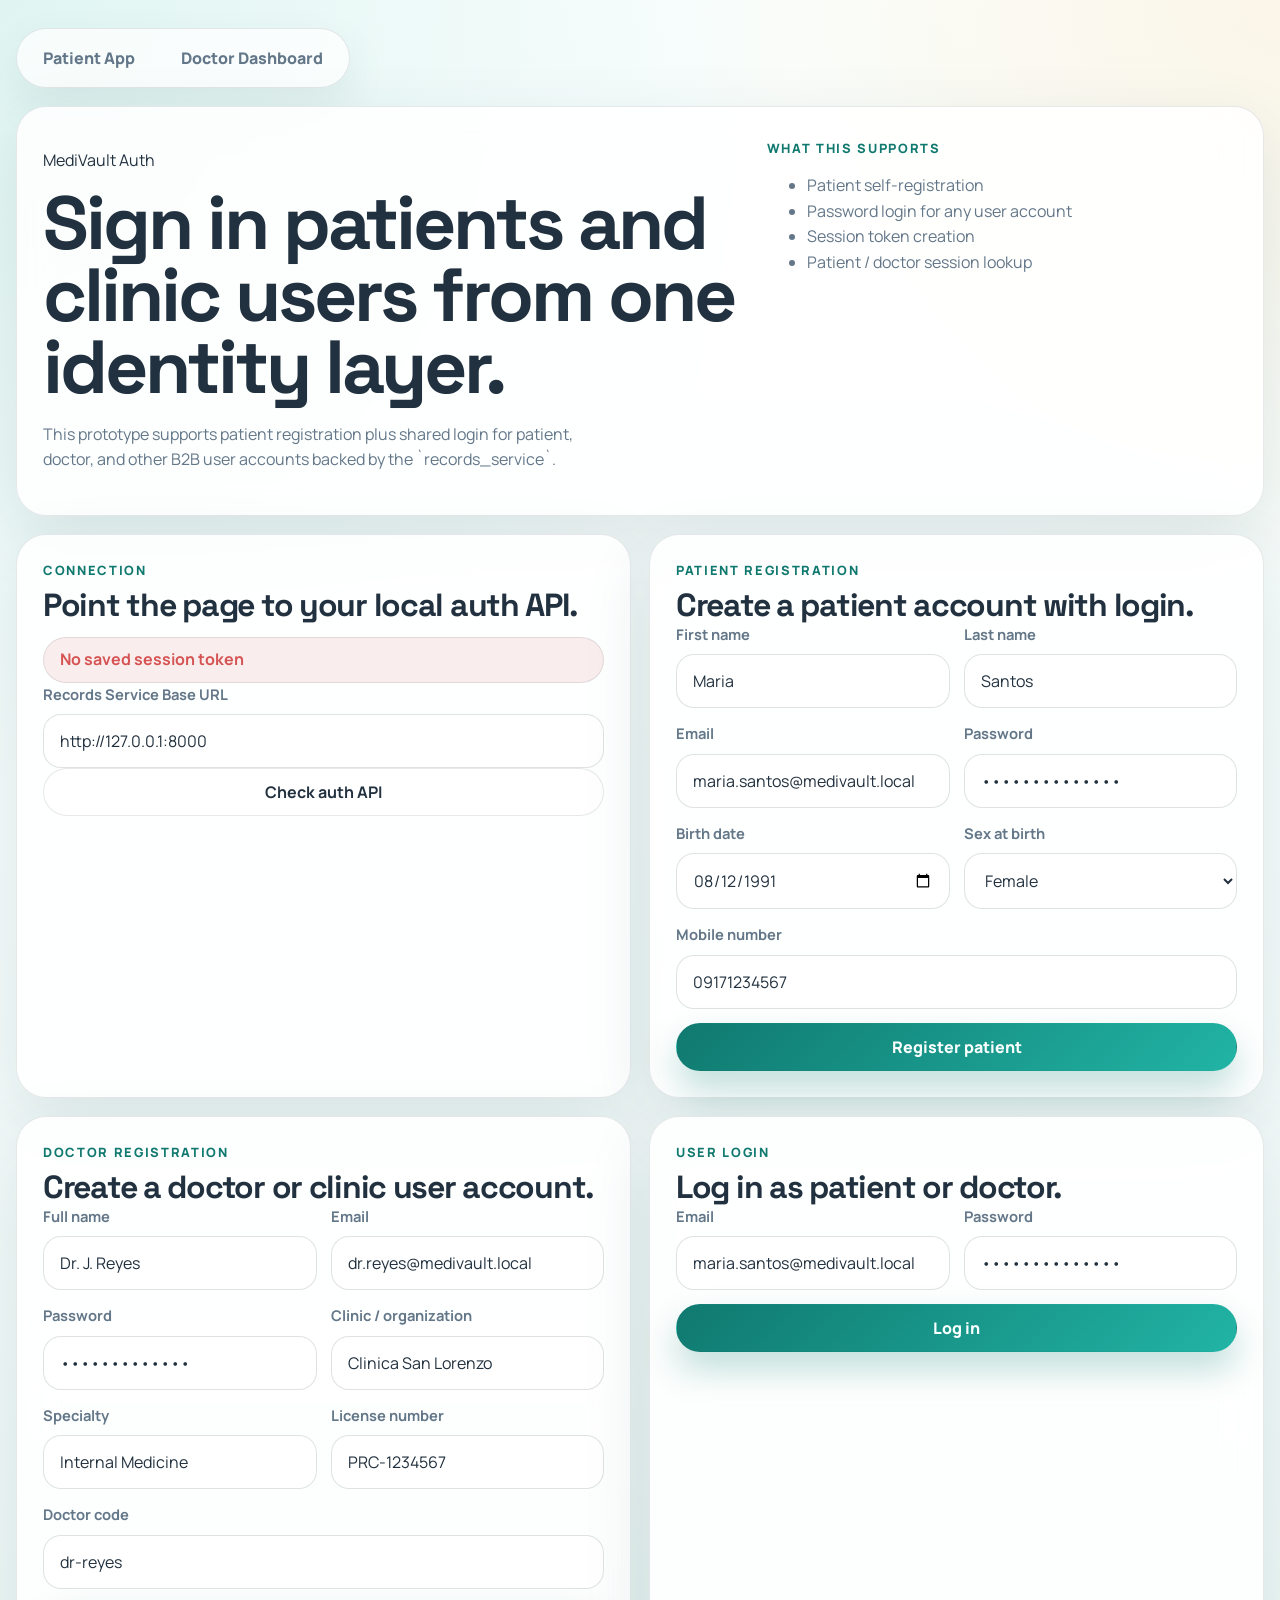
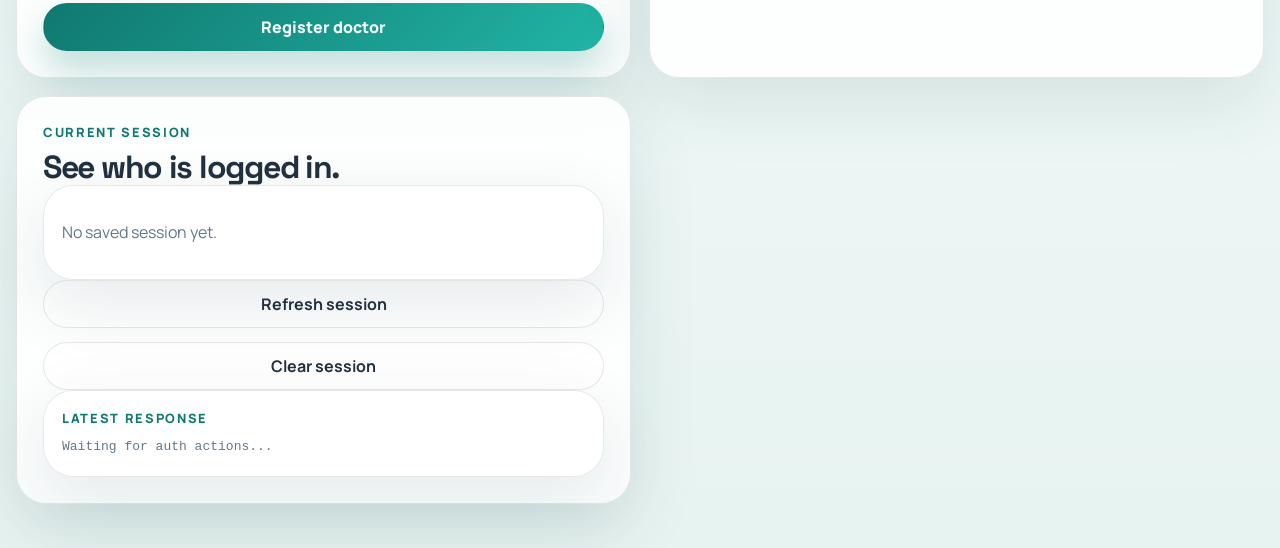
<file: front_end/login.html>
<!doctype html>
<html lang="en">
  <head>
    <meta charset="UTF-8" />
    <meta name="viewport" content="width=device-width, initial-scale=1.0" />
    <title>MediVault Login | Patient and Doctor Access</title>
    <meta
      name="description"
      content="Patient and doctor login for the MediVault prototype using the records service auth endpoints."
    />
    <link rel="preconnect" href="https://fonts.googleapis.com" />
    <link rel="preconnect" href="https://fonts.gstatic.com" crossorigin />
    <link
      href="https://fonts.googleapis.com/css2?family=Manrope:wght@400;500;600;700;800&family=Space+Grotesk:wght@500;700&display=swap"
      rel="stylesheet"
    />
    <link rel="stylesheet" href="./login.css?v=login3" />
  </head>
  <body>
    <div class="login-shell">
      <nav class="app-switcher">
        <a class="app-switcher-link" href="./intake-demo.html">Patient App</a>
        <a class="app-switcher-link" href="./doctor-dashboard.html">Doctor Dashboard</a>
      </nav>

      <header class="login-hero">
        <div>
          <p class="eyebrow" id="portal-eyebrow">MediVault Auth</p>
          <h1 id="portal-title">Sign in patients and clinic users from one identity layer.</h1>
          <p class="hero-copy" id="portal-copy">
            This prototype supports patient registration plus shared login for patient, doctor, and
            other B2B user accounts backed by the `records_service`.
          </p>
        </div>
        <div class="hero-card">
          <p class="hero-card-label">What this supports</p>
          <ul class="flow-list">
            <li>Patient self-registration</li>
            <li>Password login for any user account</li>
            <li>Session token creation</li>
            <li>Patient / doctor session lookup</li>
          </ul>
        </div>
      </header>

      <main class="login-grid">
        <section class="panel">
          <div class="panel-heading">
            <div>
              <p class="section-kicker">Connection</p>
              <h2>Point the page to your local auth API.</h2>
            </div>
            <div id="auth-status" class="status-badge">Auth not checked</div>
          </div>

          <label class="field">
            <span>Records Service Base URL</span>
            <input id="records-base-url" type="url" value="http://127.0.0.1:8000" />
          </label>

          <div class="form-actions">
            <button id="check-auth-button" class="secondary-button" type="button">Check auth API</button>
          </div>
        </section>

        <section class="panel" id="patient-register-panel">
          <div class="panel-heading">
            <div>
              <p class="section-kicker">Patient Registration</p>
              <h2>Create a patient account with login.</h2>
            </div>
          </div>

          <form id="register-form" class="stack-form">
            <div class="form-grid">
              <label class="field">
                <span>First name</span>
                <input name="given_name" type="text" value="Maria" required />
              </label>
              <label class="field">
                <span>Last name</span>
                <input name="family_name" type="text" value="Santos" required />
              </label>
              <label class="field">
                <span>Email</span>
                <input name="email" type="email" value="maria.santos@medivault.local" required />
              </label>
              <label class="field">
                <span>Password</span>
                <input name="password" type="password" value="patientpass123" required />
              </label>
              <label class="field">
                <span>Birth date</span>
                <input name="birth_date" type="date" value="1991-08-12" />
              </label>
              <label class="field">
                <span>Sex at birth</span>
                <select name="sex_at_birth">
                  <option value="female" selected>Female</option>
                  <option value="male">Male</option>
                </select>
              </label>
              <label class="field wide">
                <span>Mobile number</span>
                <input name="mobile_number" type="tel" value="09171234567" />
              </label>
            </div>

            <div class="form-actions">
              <button class="primary-button" type="submit">Register patient</button>
            </div>
          </form>
        </section>

        <section class="panel" id="doctor-register-panel">
          <div class="panel-heading">
            <div>
              <p class="section-kicker">Doctor Registration</p>
              <h2>Create a doctor or clinic user account.</h2>
            </div>
          </div>

          <form id="doctor-register-form" class="stack-form">
            <div class="form-grid">
              <label class="field">
                <span>Full name</span>
                <input name="full_name" type="text" value="Dr. J. Reyes" required />
              </label>
              <label class="field">
                <span>Email</span>
                <input name="email" type="email" value="dr.reyes@medivault.local" required />
              </label>
              <label class="field">
                <span>Password</span>
                <input name="password" type="password" value="doctorpass123" required />
              </label>
              <label class="field">
                <span>Clinic / organization</span>
                <input name="organization_name" type="text" value="Clinica San Lorenzo" required />
              </label>
              <label class="field">
                <span>Specialty</span>
                <input name="specialty" type="text" value="Internal Medicine" />
              </label>
              <label class="field">
                <span>License number</span>
                <input name="license_number" type="text" value="PRC-1234567" />
              </label>
              <label class="field wide">
                <span>Doctor code</span>
                <input name="doctor_code" type="text" value="dr-reyes" />
              </label>
            </div>

            <div class="form-actions">
              <button class="primary-button" type="submit">Register doctor</button>
            </div>
          </form>
        </section>

        <section class="panel">
          <div class="panel-heading">
            <div>
              <p class="section-kicker">User Login</p>
              <h2>Log in as patient or doctor.</h2>
            </div>
          </div>

          <form id="login-form" class="stack-form">
            <div class="form-grid">
              <label class="field">
                <span>Email</span>
                <input name="email" type="email" value="maria.santos@medivault.local" required />
              </label>
              <label class="field">
                <span>Password</span>
                <input name="password" type="password" value="patientpass123" required />
              </label>
            </div>

            <div class="form-actions">
              <button class="primary-button" type="submit">Log in</button>
            </div>
          </form>
        </section>

        <aside class="panel">
          <div class="panel-heading">
            <div>
              <p class="section-kicker">Current Session</p>
              <h2>See who is logged in.</h2>
            </div>
          </div>

          <div id="session-state" class="session-card">
            <p>No saved session yet.</p>
          </div>

          <div class="form-actions">
            <button id="refresh-session-button" class="secondary-button" type="button">Refresh session</button>
            <button id="clear-session-button" class="secondary-button" type="button">Clear session</button>
          </div>

          <div class="result-card">
            <p class="section-kicker">Latest response</p>
            <pre id="auth-log">Waiting for auth actions...</pre>
          </div>
        </aside>
      </main>
    </div>

    <script src="./login.js?v=login3"></script>
  </body>
</html>
</file>
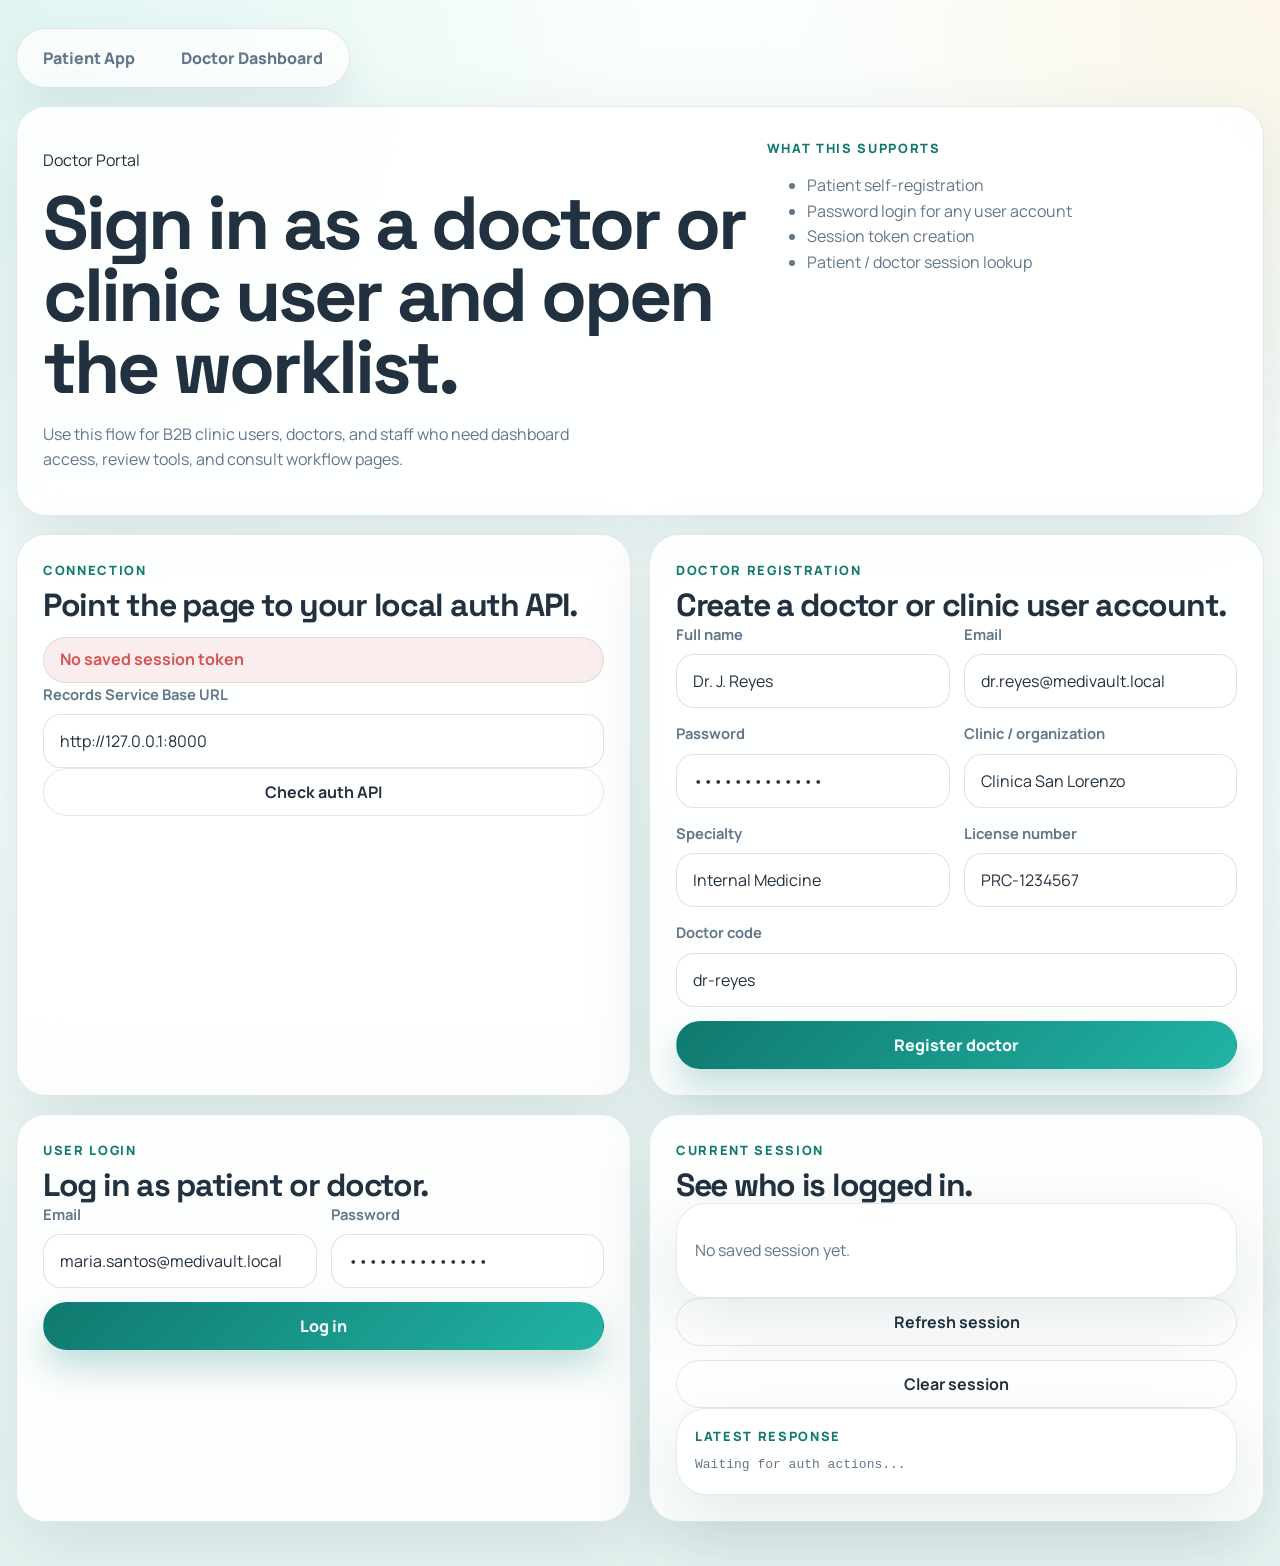
<file: front_end/previsit-summary.html>
<!doctype html>
<html lang="en">
  <head>
    <meta charset="UTF-8" />
    <meta name="viewport" content="width=device-width, initial-scale=1.0" />
    <title>MediVault Pre-Visit Summary | Doctor Briefing</title>
    <meta
      name="description"
      content="Doctor-facing MediVault pre-visit summary screen connected to records, summaries, attachments, and consult orchestration."
    />
    <link rel="preconnect" href="https://fonts.googleapis.com" />
    <link rel="preconnect" href="https://fonts.gstatic.com" crossorigin />
    <link
      href="https://fonts.googleapis.com/css2?family=Manrope:wght@400;500;600;700;800&family=Space+Grotesk:wght@500;700&display=swap"
      rel="stylesheet"
    />
    <link rel="stylesheet" href="./previsit-summary.css?v=previsit4" />
  </head>
  <body>
    <div class="summary-shell">
      <nav class="app-switcher">
        <a class="app-switcher-link" href="./intake-demo.html">Patient App</a>
        <a class="app-switcher-link" href="./doctor-dashboard.html">Doctor Dashboard</a>
      </nav>

      <header class="summary-hero">
        <div class="workflow-pills">
          <span class="workflow-pill">1 Dashboard</span>
          <span class="workflow-pill active">2 Pre-visit summary</span>
          <span class="workflow-pill">3 AI note assistant</span>
          <span class="workflow-pill">4 Review & approve</span>
          <span class="workflow-pill">5 Saved record</span>
        </div>

        <div class="hero-copy">
          <p class="eyebrow">Doctor Briefing</p>
          <h1>See the patient before the consult begins.</h1>
          <p class="hero-text">
            This page turns the patient’s intake, history, uploaded files, and consult state into a
            single-glance summary the doctor can trust before walking in.
          </p>
        </div>
      </header>

      <section class="settings-panel">
        <div class="settings-copy">
          <p class="eyebrow">Live Service Connections</p>
          <h2>Load one consult session into the doctor’s pre-visit summary.</h2>
        </div>

        <div class="settings-grid">
          <label class="field">
            <span>Records Service</span>
            <input id="records-base-url" type="url" value="http://127.0.0.1:8000" />
          </label>
          <label class="field">
            <span>Summary Service</span>
            <input id="summary-base-url" type="url" value="http://127.0.0.1:8001" />
          </label>
          <label class="field">
            <span>Attachment Service</span>
            <input id="attachment-base-url" type="url" value="http://127.0.0.1:8002" />
          </label>
          <label class="field">
            <span>Consult Service</span>
            <input id="consult-base-url" type="url" value="http://127.0.0.1:8003" />
          </label>
          <label class="field wide">
            <span>Consult Session ID</span>
            <input id="consult-id-input" type="text" placeholder="Paste consult session ID or open from dashboard" />
          </label>
        </div>

        <div class="settings-actions">
          <div class="status-badge" id="page-status">Summary not loaded</div>
          <div class="action-group">
            <a class="secondary-button" href="./doctor-dashboard.html">Back to dashboard</a>
            <button class="primary-button" type="button" id="load-summary-button">Load summary</button>
          </div>
        </div>
      </section>

      <main class="summary-layout" id="summary-layout">
        <article class="empty-state">
          <h2>No consult selected yet.</h2>
          <p>Open this page from the doctor dashboard or paste a consult session ID above.</p>
        </article>
      </main>
    </div>

    <script src="./doctor-auth.js?v=doctor-auth-1"></script>
    <script src="./previsit-summary.js?v=previsit4"></script>
  </body>
</html>
</file>
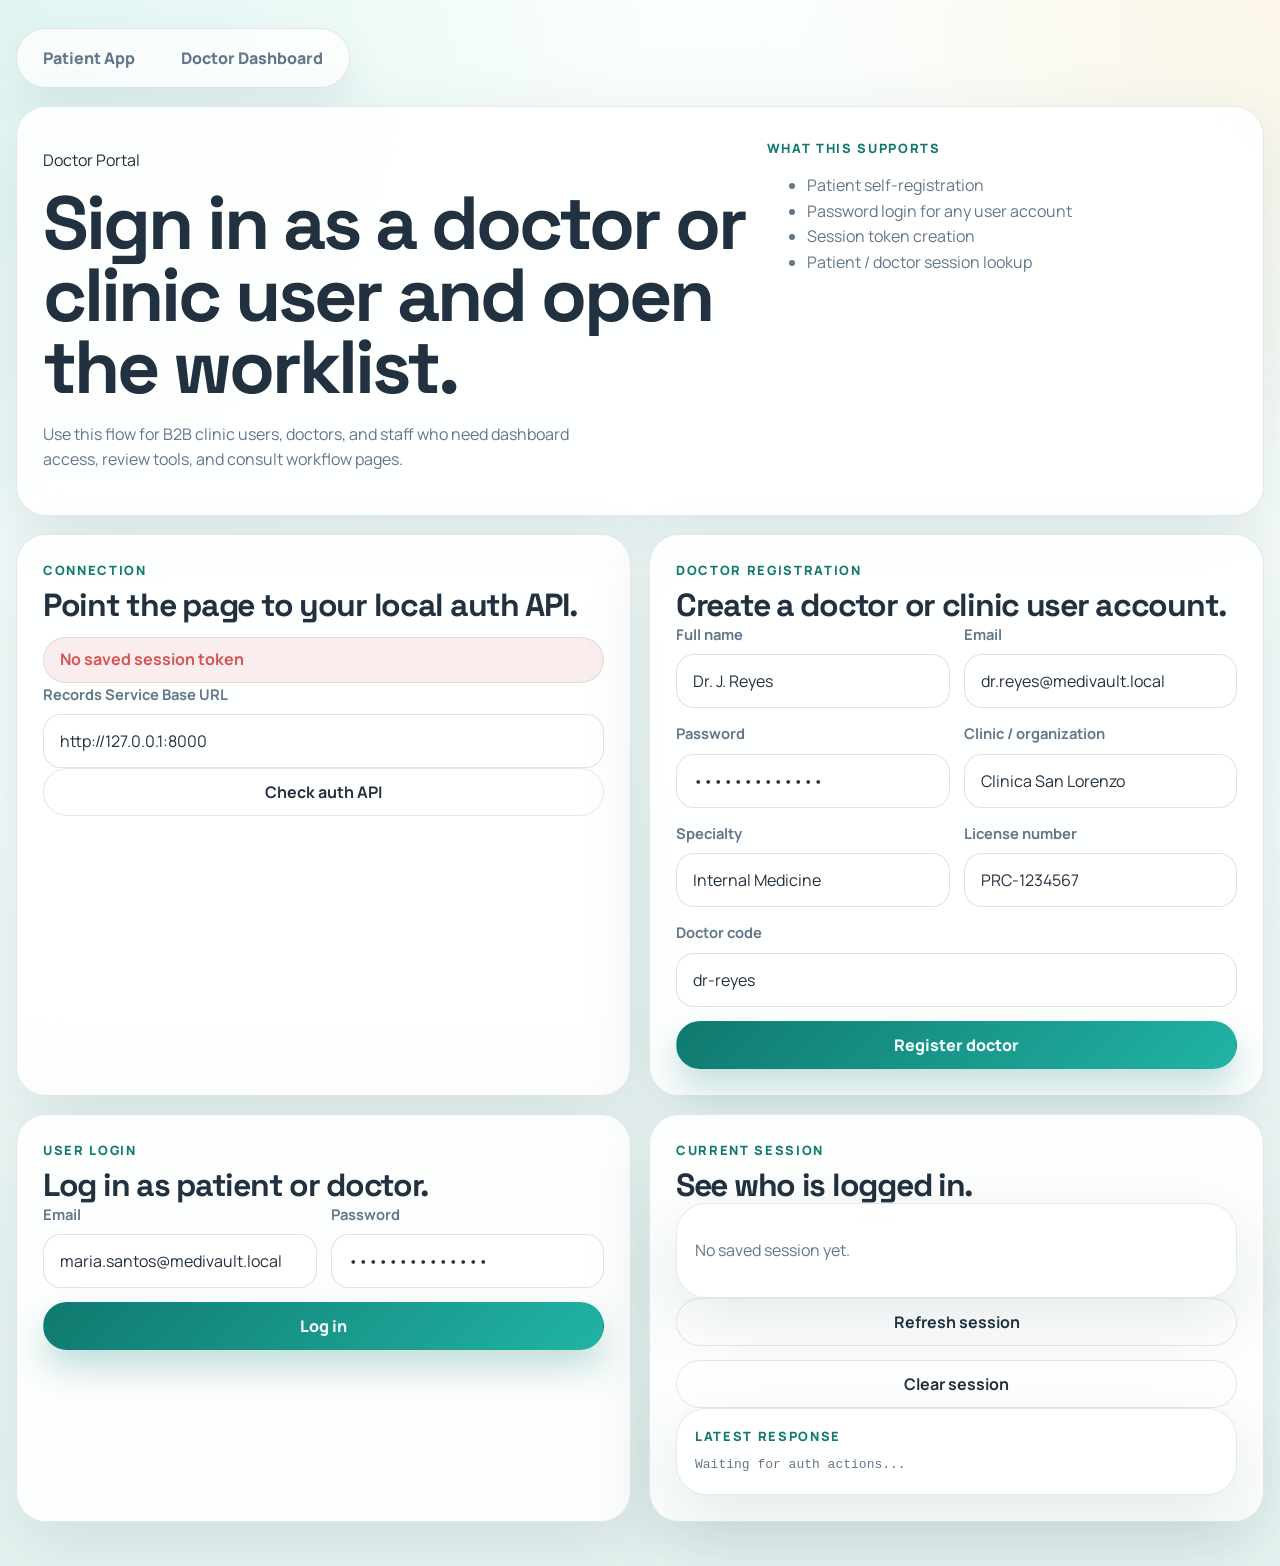
<file: front_end/review-approve.html>
<!doctype html>
<html lang="en">
  <head>
    <meta charset="UTF-8" />
    <meta name="viewport" content="width=device-width, initial-scale=1.0" />
    <title>MediVault Review & Approve | Doctor Sign-Off</title>
    <meta
      name="description"
      content="Doctor-facing MediVault review and approve screen for AI-drafted consultation notes."
    />
    <link rel="preconnect" href="https://fonts.googleapis.com" />
    <link rel="preconnect" href="https://fonts.gstatic.com" crossorigin />
    <link
      href="https://fonts.googleapis.com/css2?family=Manrope:wght@400;500;600;700;800&family=Space+Grotesk:wght@500;700&display=swap"
      rel="stylesheet"
    />
    <link rel="stylesheet" href="./review-approve.css?v=review5" />
  </head>
  <body>
    <div class="review-shell">
      <nav class="app-switcher">
        <a class="app-switcher-link" href="./intake-demo.html">Patient App</a>
        <a class="app-switcher-link" href="./doctor-dashboard.html">Doctor Dashboard</a>
      </nav>

      <header class="review-hero">
        <div class="workflow-pills">
          <span class="workflow-pill">1 Dashboard</span>
          <span class="workflow-pill">2 Pre-visit summary</span>
          <span class="workflow-pill">3 AI note assistant</span>
          <span class="workflow-pill active">4 Review & approve</span>
          <span class="workflow-pill">5 Saved record</span>
        </div>

        <div class="hero-copy">
          <p class="eyebrow">Doctor Review & Approve</p>
          <h1>Approve nothing until the doctor signs off.</h1>
          <p class="hero-text">
            This step surfaces the AI-drafted note, highlights suggested edits, and keeps final
            control with the doctor before anything is saved as part of the consult record.
          </p>
        </div>
      </header>

      <section class="settings-panel">
        <div class="settings-copy">
          <p class="eyebrow">Live Service Connections</p>
          <h2>Load one consult session into the review workflow.</h2>
        </div>

        <div class="settings-grid">
          <label class="field">
            <span>Records Service</span>
            <input id="records-base-url" type="url" value="http://127.0.0.1:8000" />
          </label>
          <label class="field">
            <span>Summary Service</span>
            <input id="summary-base-url" type="url" value="http://127.0.0.1:8001" />
          </label>
          <label class="field">
            <span>Consult Service</span>
            <input id="consult-base-url" type="url" value="http://127.0.0.1:8003" />
          </label>
          <label class="field wide">
            <span>Consult Session ID</span>
            <input id="consult-id-input" type="text" placeholder="Paste consult session ID or open from AI note assistant" />
          </label>
        </div>

        <div class="settings-actions">
          <div class="status-badge" id="page-status">Review screen not loaded</div>
          <div class="action-group">
            <a class="secondary-button" id="back-ai-link" href="./ai-note-assistant.html">Back to AI note assistant</a>
            <button class="primary-button" type="button" id="load-review-button">Load review</button>
          </div>
        </div>
      </section>

      <main class="review-layout" id="review-layout">
        <article class="empty-state">
          <h2>No consult selected yet.</h2>
          <p>Open this page from the AI note assistant or paste a consult session ID above.</p>
        </article>
      </main>
    </div>

    <script src="./doctor-auth.js?v=doctor-auth-1"></script>
    <script src="./review-approve.js?v=review5"></script>
  </body>
</html>
</file>
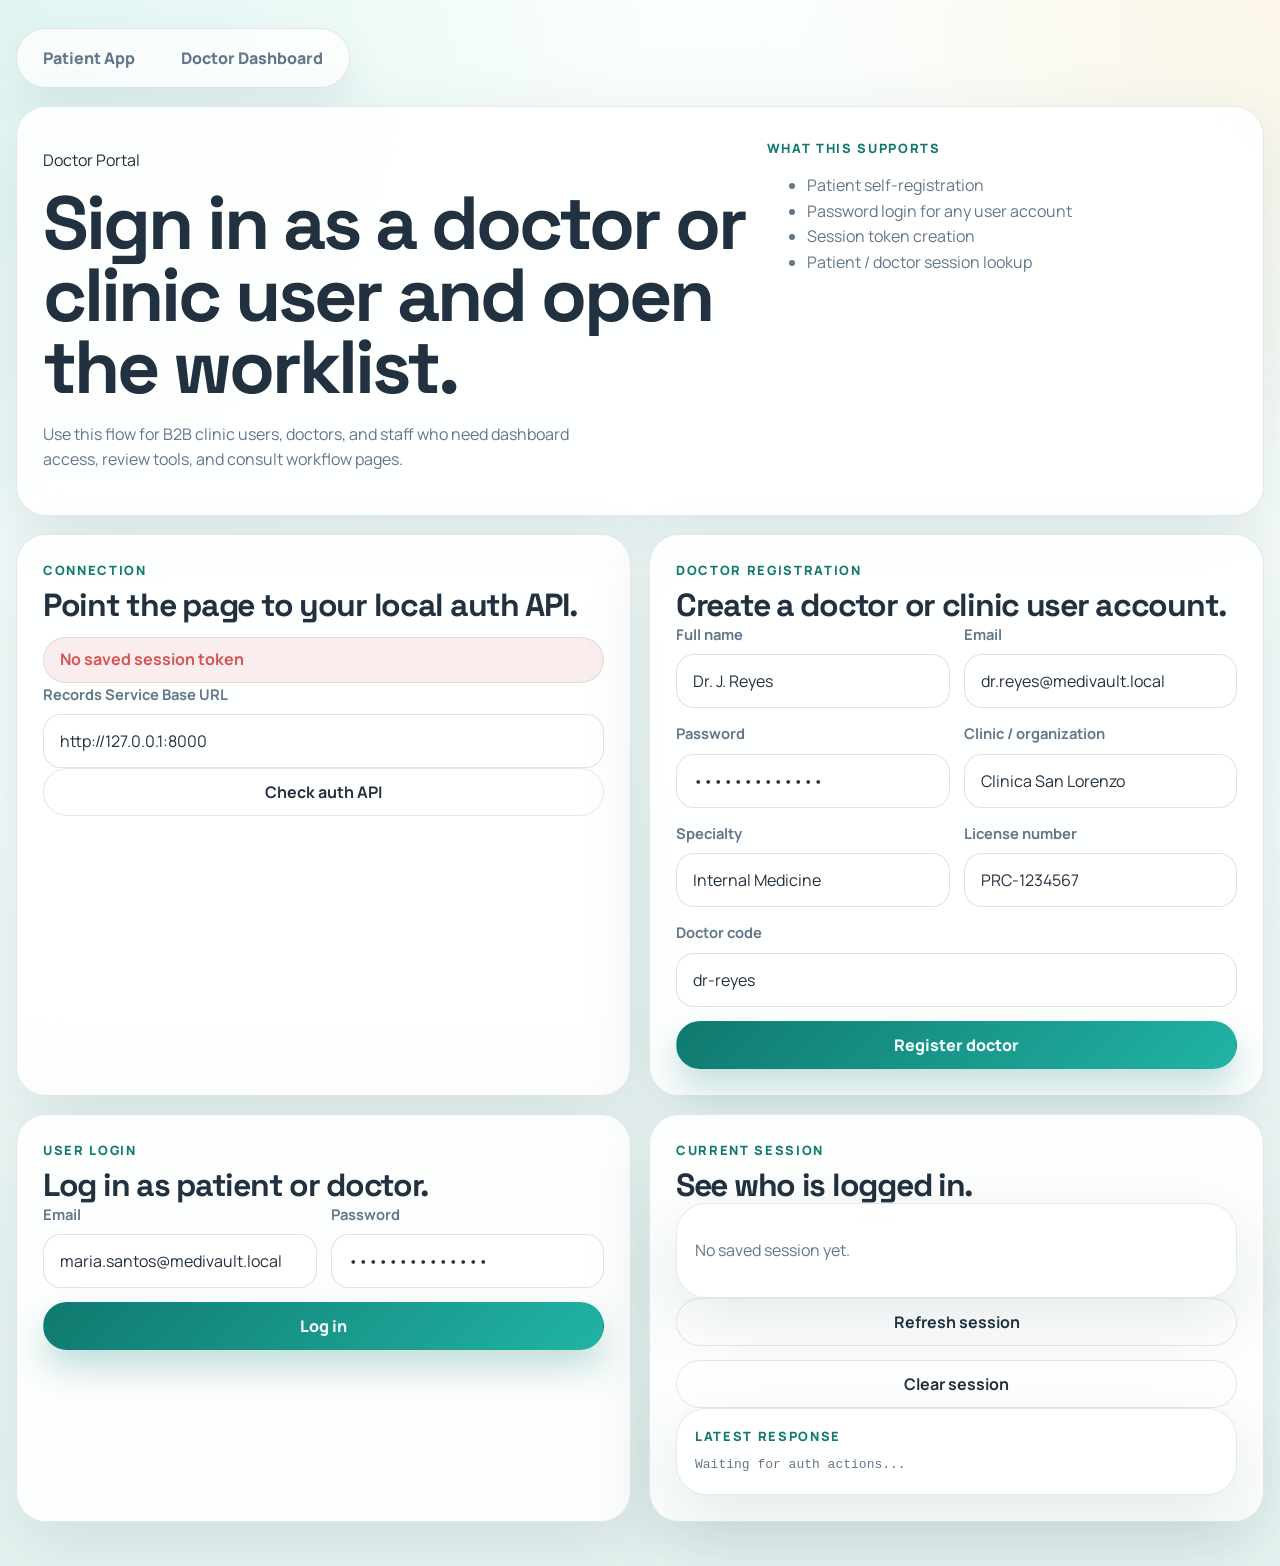
<file: front_end/saved-record.html>
<!doctype html>
<html lang="en">
  <head>
    <meta charset="UTF-8" />
    <meta name="viewport" content="width=device-width, initial-scale=1.0" />
    <title>MediVault Saved Record | Structured Consultation Record</title>
    <meta
      name="description"
      content="Doctor-facing MediVault saved record screen for finalized consultation notes."
    />
    <link rel="preconnect" href="https://fonts.googleapis.com" />
    <link rel="preconnect" href="https://fonts.gstatic.com" crossorigin />
    <link
      href="https://fonts.googleapis.com/css2?family=Manrope:wght@400;500;600;700;800&family=Space+Grotesk:wght@500;700&display=swap"
      rel="stylesheet"
    />
    <link rel="stylesheet" href="./saved-record.css?v=record3" />
  </head>
  <body>
    <div class="record-shell">
      <nav class="app-switcher">
        <a class="app-switcher-link" href="./intake-demo.html">Patient App</a>
        <a class="app-switcher-link" href="./doctor-dashboard.html">Doctor Dashboard</a>
      </nav>

      <header class="record-hero">
        <div class="workflow-pills">
          <span class="workflow-pill">1 Dashboard</span>
          <span class="workflow-pill">2 Pre-visit summary</span>
          <span class="workflow-pill">3 AI note assistant</span>
          <span class="workflow-pill">4 Review & approve</span>
          <span class="workflow-pill active">5 Saved record</span>
        </div>

        <div class="hero-copy">
          <p class="eyebrow">Structured Consultation Record</p>
          <h1>Finalized, signed, and ready for the next step.</h1>
          <p class="hero-text">
            This screen reflects the doctor-approved note, the consult trail, and the supporting
            records that are now part of the saved encounter.
          </p>
        </div>
      </header>

      <section class="settings-panel">
        <div class="settings-copy">
          <p class="eyebrow">Live Service Connections</p>
          <h2>Load one finalized consult record.</h2>
        </div>

        <div class="settings-grid">
          <label class="field">
            <span>Records Service</span>
            <input id="records-base-url" type="url" value="http://127.0.0.1:8000" />
          </label>
          <label class="field">
            <span>Summary Service</span>
            <input id="summary-base-url" type="url" value="http://127.0.0.1:8001" />
          </label>
          <label class="field">
            <span>Attachment Service</span>
            <input id="attachment-base-url" type="url" value="http://127.0.0.1:8002" />
          </label>
          <label class="field">
            <span>Consult Service</span>
            <input id="consult-base-url" type="url" value="http://127.0.0.1:8003" />
          </label>
          <label class="field wide">
            <span>Consult Session ID</span>
            <input id="consult-id-input" type="text" placeholder="Paste consult session ID or open from Review & Approve" />
          </label>
        </div>

        <div class="settings-actions">
          <div class="status-badge" id="page-status">Saved record not loaded</div>
          <div class="action-group">
            <a class="secondary-button" id="back-review-link" href="./review-approve.html">Back to review</a>
            <button class="primary-button" type="button" id="load-record-button">Load record</button>
          </div>
        </div>
      </section>

      <main class="record-layout" id="record-layout">
        <article class="empty-state">
          <h2>No saved record selected yet.</h2>
          <p>Approve a note from the review screen or paste a consult session ID above.</p>
        </article>
      </main>
    </div>

    <script src="./doctor-auth.js?v=doctor-auth-1"></script>
    <script src="./saved-record.js?v=record3"></script>
  </body>
</html>
</file>
<file: styles.css>
:root {
  --bg: #eaf4ff;
  --surface: rgba(246, 250, 255, 0.8);
  --surface-strong: #f8fbff;
  --text: #0d2238;
  --muted: #4d647d;
  --line: rgba(13, 34, 56, 0.1);
  --accent: #2f80ed;
  --accent-deep: #1558b8;
  --accent-soft: #b7d6ff;
  --olive: #2e9db0;
  --shadow: 0 22px 60px rgba(34, 88, 154, 0.15);
}

* {
  box-sizing: border-box;
}

html {
  scroll-behavior: smooth;
}

body {
  margin: 0;
  min-height: 100vh;
  font-family: "Manrope", sans-serif;
  color: var(--text);
  background:
    radial-gradient(circle at top left, rgba(183, 214, 255, 0.8), transparent 34%),
    radial-gradient(circle at top right, rgba(46, 157, 176, 0.18), transparent 28%),
    linear-gradient(180deg, #f3f9ff 0%, #e4f0ff 48%, #f7fbff 100%);
}

body::before {
  content: "";
  position: fixed;
  inset: 0;
  pointer-events: none;
  opacity: 0.35;
  background-image:
    linear-gradient(rgba(13, 34, 56, 0.03) 1px, transparent 1px),
    linear-gradient(90deg, rgba(13, 34, 56, 0.03) 1px, transparent 1px);
  background-size: 36px 36px;
}

.page-shell {
  position: relative;
  width: min(1180px, calc(100% - 32px));
  margin: 0 auto;
  padding: 24px 0 64px;
}

.hero,
.section,
.context-panel {
  animation: fade-up 0.8s ease both;
}

.topbar {
  display: flex;
  align-items: center;
  justify-content: space-between;
  gap: 16px;
  margin-bottom: 42px;
}

.brand {
  display: inline-flex;
  align-items: center;
  gap: 12px;
  font-family: "Space Grotesk", sans-serif;
  font-weight: 700;
  letter-spacing: -0.03em;
}

.brand-mark {
  width: 14px;
  height: 14px;
  border-radius: 999px;
  background: linear-gradient(135deg, var(--accent), var(--olive));
  box-shadow: 0 0 0 8px rgba(47, 128, 237, 0.14);
}

.brand-text {
  font-size: 1rem;
}

.nav-link {
  color: var(--text);
  text-decoration: none;
  font-weight: 600;
}

.hero-grid {
  display: grid;
  grid-template-columns: minmax(0, 1.35fr) minmax(300px, 0.8fr);
  gap: 28px;
  align-items: stretch;
}

.hero-copy,
.hero-panel,
.problem-card,
.research-block,
.quote-card,
.context-panel {
  backdrop-filter: blur(16px);
}

.hero-copy {
  padding: 28px 0 12px;
}

.eyebrow {
  margin: 0 0 12px;
  color: var(--accent-deep);
  font-size: 0.82rem;
  font-weight: 800;
  letter-spacing: 0.14em;
  text-transform: uppercase;
}

h1,
h2,
h3 {
  margin: 0;
  font-family: "Space Grotesk", sans-serif;
  letter-spacing: -0.04em;
}

h1 {
  max-width: 12ch;
  font-size: clamp(3.4rem, 8vw, 6.6rem);
  line-height: 0.94;
}

h2 {
  max-width: 16ch;
  font-size: clamp(2rem, 4vw, 3.4rem);
  line-height: 0.98;
}

h3 {
  font-size: 1.3rem;
  line-height: 1.05;
}

.hero-text,
.problem-card p,
.research-block li,
.quote-card p,
.context-panel p {
  color: var(--muted);
  font-size: 1.02rem;
  line-height: 1.7;
}

.hero-text {
  max-width: 58ch;
  margin: 22px 0 0;
}

.hero-actions {
  display: flex;
  flex-wrap: wrap;
  gap: 12px;
  margin-top: 28px;
}

.button {
  display: inline-flex;
  align-items: center;
  justify-content: center;
  min-height: 50px;
  padding: 0 20px;
  border-radius: 999px;
  border: 1px solid transparent;
  text-decoration: none;
  font-weight: 700;
  transition:
    transform 0.24s ease,
    box-shadow 0.24s ease,
    border-color 0.24s ease,
    background-color 0.24s ease;
}

.button:hover,
.button:focus-visible {
  transform: translateY(-2px);
}

.button-primary {
  color: #f7fbff;
  background: linear-gradient(135deg, var(--accent-deep), var(--accent));
  box-shadow: 0 16px 32px rgba(21, 88, 184, 0.22);
}

.button-secondary {
  color: var(--text);
  border-color: var(--line);
  background: rgba(248, 251, 255, 0.76);
}

.hero-panel {
  display: grid;
  gap: 16px;
}

.panel-card,
.problem-card,
.research-block,
.quote-card,
.context-panel {
  background: var(--surface);
  border: 1px solid var(--line);
  border-radius: 28px;
  box-shadow: var(--shadow);
}

.panel-card {
  padding: 22px;
}

.panel-main {
  background:
    linear-gradient(180deg, rgba(248, 251, 255, 0.95), rgba(231, 242, 255, 0.85)),
    var(--surface);
}

.panel-label,
.block-label {
  margin: 0 0 14px;
  font-size: 0.85rem;
  font-weight: 800;
  letter-spacing: 0.11em;
  text-transform: uppercase;
  color: var(--accent-deep);
}

.signal-list,
.plain-list {
  margin: 0;
  padding: 0;
  list-style: none;
}

.signal-list li,
.plain-list li {
  position: relative;
  padding-left: 18px;
}

.signal-list li + li,
.plain-list li + li {
  margin-top: 12px;
}

.signal-list li::before,
.plain-list li::before {
  content: "";
  position: absolute;
  left: 0;
  top: 0.72em;
  width: 7px;
  height: 7px;
  border-radius: 999px;
  background: linear-gradient(135deg, var(--accent), var(--olive));
}

.panel-metric {
  display: grid;
  gap: 6px;
  align-content: center;
  min-height: 130px;
}

.metric-value {
  font-family: "Space Grotesk", sans-serif;
  font-size: 3.2rem;
  font-weight: 700;
  line-height: 0.95;
}

.metric-label {
  color: var(--muted);
  line-height: 1.5;
}

.section {
  margin-top: 72px;
}

.section-heading {
  display: grid;
  gap: 12px;
  margin-bottom: 26px;
}

.problem-grid,
.quote-grid {
  display: grid;
  grid-template-columns: repeat(2, minmax(0, 1fr));
  gap: 18px;
}

.problem-card {
  padding: 24px;
}

.problem-index {
  display: inline-flex;
  margin-bottom: 18px;
  color: var(--accent-deep);
  font-size: 0.88rem;
  font-weight: 800;
  letter-spacing: 0.14em;
}

.problem-card p {
  margin: 14px 0 0;
}

.research-layout {
  display: grid;
  grid-template-columns: repeat(2, minmax(0, 1fr));
  gap: 18px;
}

.research-block {
  padding: 26px;
}

.quote-card {
  padding: 26px;
  background:
    linear-gradient(180deg, rgba(249, 252, 255, 0.97), rgba(232, 242, 255, 0.88)),
    var(--surface);
}

.quote-card p {
  margin: 0;
  color: var(--text);
  font-size: 1.15rem;
  line-height: 1.6;
}

.quote-card footer {
  margin-top: 18px;
  color: var(--accent-deep);
  font-weight: 700;
}

.section-context {
  margin-top: 56px;
}

.context-panel {
  padding: 34px;
  background:
    linear-gradient(135deg, rgba(46, 157, 176, 0.1), rgba(47, 128, 237, 0.12)),
    var(--surface-strong);
}

.context-panel h2 {
  max-width: 12ch;
  margin-bottom: 14px;
}

.context-panel p {
  max-width: 65ch;
  margin: 0;
}

@keyframes fade-up {
  from {
    opacity: 0;
    transform: translateY(20px);
  }

  to {
    opacity: 1;
    transform: translateY(0);
  }
}

@media (max-width: 900px) {
  .hero-grid,
  .problem-grid,
  .research-layout,
  .quote-grid {
    grid-template-columns: 1fr;
  }

  h1 {
    max-width: 10ch;
  }
}

@media (max-width: 640px) {
  .page-shell {
    width: min(100% - 20px, 1180px);
    padding-top: 18px;
  }

  .topbar {
    flex-direction: column;
    align-items: flex-start;
    margin-bottom: 30px;
  }

  h1 {
    font-size: clamp(2.8rem, 14vw, 4.3rem);
  }

  .hero-copy {
    padding-top: 0;
  }

  .problem-card,
  .research-block,
  .quote-card,
  .context-panel,
  .panel-card {
    border-radius: 22px;
  }
}
</file>
<file: front_end/styles.css>
:root {
  --bg: #eaf4ff;
  --surface: rgba(246, 250, 255, 0.8);
  --surface-strong: #f8fbff;
  --text: #0d2238;
  --muted: #4d647d;
  --line: rgba(13, 34, 56, 0.1);
  --accent: #2f80ed;
  --accent-deep: #1558b8;
  --accent-soft: #b7d6ff;
  --olive: #2e9db0;
  --shadow: 0 22px 60px rgba(34, 88, 154, 0.15);
}

* {
  box-sizing: border-box;
}

html {
  scroll-behavior: smooth;
}

body {
  margin: 0;
  min-height: 100vh;
  font-family: "Manrope", sans-serif;
  color: var(--text);
  background:
    radial-gradient(circle at top left, rgba(183, 214, 255, 0.8), transparent 34%),
    radial-gradient(circle at top right, rgba(46, 157, 176, 0.18), transparent 28%),
    linear-gradient(180deg, #f3f9ff 0%, #e4f0ff 48%, #f7fbff 100%);
}

body::before {
  content: "";
  position: fixed;
  inset: 0;
  pointer-events: none;
  opacity: 0.35;
  background-image:
    linear-gradient(rgba(13, 34, 56, 0.03) 1px, transparent 1px),
    linear-gradient(90deg, rgba(13, 34, 56, 0.03) 1px, transparent 1px);
  background-size: 36px 36px;
}

.page-shell {
  position: relative;
  width: min(1180px, calc(100% - 32px));
  margin: 0 auto;
  padding: 24px 0 64px;
}

.hero,
.section,
.context-panel {
  animation: fade-up 0.8s ease both;
}

.topbar {
  display: flex;
  align-items: center;
  justify-content: space-between;
  gap: 16px;
  margin-bottom: 42px;
}

.topbar-right {
  display: flex;
  align-items: center;
  justify-content: flex-end;
  gap: 14px 22px;
  flex-wrap: wrap;
}

.topbar-portals {
  display: flex;
  align-items: center;
  gap: 10px;
  flex-wrap: wrap;
  justify-content: flex-end;
}

.topbar-portal-button {
  min-height: 44px;
  padding: 0 18px;
}

.topbar-links {
  display: flex;
  align-items: center;
  flex-wrap: wrap;
  justify-content: flex-end;
  gap: 10px 18px;
}

.brand {
  display: inline-flex;
  align-items: center;
  gap: 12px;
  font-family: "Space Grotesk", sans-serif;
  font-weight: 700;
  letter-spacing: -0.03em;
}

.brand-mark {
  width: 14px;
  height: 14px;
  border-radius: 999px;
  background: linear-gradient(135deg, var(--accent), var(--olive));
  box-shadow: 0 0 0 8px rgba(47, 128, 237, 0.14);
}

.brand-text {
  font-size: 1rem;
}

.nav-link {
  color: var(--text);
  text-decoration: none;
  font-weight: 600;
}

.social-link {
  padding: 10px 14px;
  border: 1px solid var(--line);
  border-radius: 999px;
  background: rgba(248, 251, 255, 0.72);
  transition:
    transform 0.24s ease,
    border-color 0.24s ease,
    background-color 0.24s ease;
}

.icon-link {
  display: inline-flex;
  align-items: center;
  justify-content: center;
  width: 46px;
  height: 46px;
  padding: 0;
}

.icon-link svg,
.social-pill svg {
  width: 20px;
  height: 20px;
  fill: currentColor;
  flex: 0 0 auto;
}

.social-label {
  color: var(--muted);
}

.social-link:hover,
.social-link:focus-visible,
.social-pill:hover,
.social-pill:focus-visible {
  transform: translateY(-2px);
  border-color: rgba(47, 128, 237, 0.34);
  background: rgba(223, 238, 255, 0.92);
}

.hero-grid {
  display: grid;
  grid-template-columns: minmax(0, 1.35fr) minmax(300px, 0.8fr);
  gap: 28px;
  align-items: stretch;
}

.hero-copy,
.hero-panel,
.problem-card,
.research-block,
.quote-card,
.context-panel {
  backdrop-filter: blur(16px);
}

.hero-copy {
  padding: 28px 0 12px;
}

.eyebrow {
  margin: 0 0 12px;
  color: var(--accent-deep);
  font-size: 0.82rem;
  font-weight: 800;
  letter-spacing: 0.14em;
  text-transform: uppercase;
}

h1,
h2,
h3 {
  margin: 0;
  font-family: "Space Grotesk", sans-serif;
  letter-spacing: -0.04em;
}

h1 {
  max-width: 12ch;
  font-size: clamp(3.4rem, 8vw, 6.6rem);
  line-height: 0.94;
}

h2 {
  max-width: 16ch;
  font-size: clamp(2rem, 4vw, 3.4rem);
  line-height: 0.98;
}

h3 {
  font-size: 1.3rem;
  line-height: 1.05;
}

.hero-text,
.problem-card p,
.research-block li,
.quote-card p,
.context-panel p {
  color: var(--muted);
  font-size: 1.02rem;
  line-height: 1.7;
}

.hero-text {
  max-width: 58ch;
  margin: 22px 0 0;
}

.portal-grid {
  display: grid;
  grid-template-columns: repeat(2, minmax(0, 1fr));
  gap: 14px;
  margin-top: 26px;
}

.portal-card {
  padding: 20px;
  border: 1px solid rgba(47, 128, 237, 0.14);
  border-radius: 24px;
  background: rgba(248, 251, 255, 0.72);
  box-shadow: 0 18px 40px rgba(34, 88, 154, 0.08);
}

.portal-label {
  margin: 0 0 10px;
  color: var(--accent-deep);
  font-size: 0.82rem;
  font-weight: 800;
  letter-spacing: 0.12em;
  text-transform: uppercase;
}

.portal-card h3 {
  max-width: 18ch;
}

.portal-card p {
  margin: 14px 0 18px;
  color: var(--muted);
  line-height: 1.7;
}

.hero-actions {
  display: flex;
  flex-wrap: wrap;
  gap: 12px;
  margin-top: 28px;
}

.button {
  display: inline-flex;
  align-items: center;
  justify-content: center;
  min-height: 50px;
  padding: 0 20px;
  border-radius: 999px;
  border: 1px solid transparent;
  text-decoration: none;
  font-weight: 700;
  transition:
    transform 0.24s ease,
    box-shadow 0.24s ease,
    border-color 0.24s ease,
    background-color 0.24s ease;
}

.button:hover,
.button:focus-visible {
  transform: translateY(-2px);
}

.button-primary {
  color: #f7fbff;
  background: linear-gradient(135deg, var(--accent-deep), var(--accent));
  box-shadow: 0 16px 32px rgba(21, 88, 184, 0.22);
}

.button-secondary {
  color: var(--text);
  border-color: var(--line);
  background: rgba(248, 251, 255, 0.76);
}

.button-tertiary {
  color: var(--accent-deep);
  border-color: rgba(47, 128, 237, 0.18);
  background: rgba(212, 233, 255, 0.82);
}

.hero-panel {
  display: grid;
  gap: 16px;
}

.panel-card,
.problem-card,
.research-block,
.quote-card,
.context-panel {
  background: var(--surface);
  border: 1px solid var(--line);
  border-radius: 28px;
  box-shadow: var(--shadow);
}

.panel-card {
  padding: 22px;
}

.panel-main {
  background:
    linear-gradient(180deg, rgba(248, 251, 255, 0.95), rgba(231, 242, 255, 0.85)),
    var(--surface);
}

.panel-label,
.block-label {
  margin: 0 0 14px;
  font-size: 0.85rem;
  font-weight: 800;
  letter-spacing: 0.11em;
  text-transform: uppercase;
  color: var(--accent-deep);
}

.signal-list,
.plain-list {
  margin: 0;
  padding: 0;
  list-style: none;
}

.signal-list li,
.plain-list li {
  position: relative;
  padding-left: 18px;
}

.signal-list li + li,
.plain-list li + li {
  margin-top: 12px;
}

.signal-list li::before,
.plain-list li::before {
  content: "";
  position: absolute;
  left: 0;
  top: 0.72em;
  width: 7px;
  height: 7px;
  border-radius: 999px;
  background: linear-gradient(135deg, var(--accent), var(--olive));
}

.panel-metric {
  display: grid;
  gap: 6px;
  align-content: center;
  min-height: 130px;
}

.metric-value {
  font-family: "Space Grotesk", sans-serif;
  font-size: 3.2rem;
  font-weight: 700;
  line-height: 0.95;
}

.metric-label {
  color: var(--muted);
  line-height: 1.5;
}

.section {
  margin-top: 72px;
}

.section-heading {
  display: grid;
  gap: 12px;
  margin-bottom: 26px;
}

.problem-grid,
.quote-grid {
  display: grid;
  grid-template-columns: repeat(2, minmax(0, 1fr));
  gap: 18px;
}

.problem-card {
  padding: 24px;
}

.problem-index {
  display: inline-flex;
  margin-bottom: 18px;
  color: var(--accent-deep);
  font-size: 0.88rem;
  font-weight: 800;
  letter-spacing: 0.14em;
}

.problem-card p {
  margin: 14px 0 0;
}

.research-layout {
  display: grid;
  grid-template-columns: repeat(2, minmax(0, 1fr));
  gap: 18px;
}

.research-block {
  padding: 26px;
}

.quote-card {
  padding: 26px;
  background:
    linear-gradient(180deg, rgba(249, 252, 255, 0.97), rgba(232, 242, 255, 0.88)),
    var(--surface);
}

.quote-card p {
  margin: 0;
  color: var(--text);
  font-size: 1.15rem;
  line-height: 1.6;
}

.quote-card footer {
  margin-top: 18px;
  color: var(--accent-deep);
  font-weight: 700;
}

.section-context {
  margin-top: 56px;
}

.context-panel {
  padding: 34px;
  background:
    linear-gradient(135deg, rgba(46, 157, 176, 0.1), rgba(47, 128, 237, 0.12)),
    var(--surface-strong);
}

.context-panel h2 {
  max-width: 12ch;
  margin-bottom: 14px;
}

.context-panel p {
  max-width: 65ch;
  margin: 0;
}

.social-row {
  display: flex;
  flex-wrap: wrap;
  gap: 12px;
  margin-top: 24px;
}

.social-pill {
  display: inline-flex;
  align-items: center;
  justify-content: center;
  gap: 10px;
  min-height: 48px;
  padding: 0 18px;
  color: var(--text);
  text-decoration: none;
  font-weight: 700;
  border: 1px solid var(--line);
  border-radius: 999px;
  background: rgba(248, 251, 255, 0.82);
  transition:
    transform 0.24s ease,
    border-color 0.24s ease,
    background-color 0.24s ease;
}

@keyframes fade-up {
  from {
    opacity: 0;
    transform: translateY(20px);
  }

  to {
    opacity: 1;
    transform: translateY(0);
  }
}

@media (max-width: 900px) {
  .portal-grid,
  .hero-grid,
  .problem-grid,
  .research-layout,
  .quote-grid {
    grid-template-columns: 1fr;
  }

  h1 {
    max-width: 10ch;
  }
}

@media (max-width: 640px) {
  .page-shell {
    width: min(100% - 20px, 1180px);
    padding-top: 18px;
  }

  .topbar {
    flex-direction: column;
    align-items: flex-start;
    margin-bottom: 30px;
  }

  .topbar-right,
  .topbar-portals,
  .topbar-links {
    width: 100%;
    justify-content: flex-start;
  }

  .topbar-portal-button {
    flex: 1 1 190px;
  }

  h1 {
    font-size: clamp(2.8rem, 14vw, 4.3rem);
  }

  .hero-copy {
    padding-top: 0;
  }

  .problem-card,
  .research-block,
  .quote-card,
  .context-panel,
  .panel-card {
    border-radius: 22px;
  }
}
</file>
<file: front_end/ai-note-assistant.css>
:root {
  --bg: #f4fbfa;
  --bg-deep: #e7f3f1;
  --surface: rgba(255, 255, 255, 0.88);
  --text: #22313f;
  --muted: #637789;
  --line: rgba(34, 49, 63, 0.11);
  --teal: #21b4a5;
  --teal-deep: #10796f;
  --teal-soft: #def8f4;
  --danger: #e34e4e;
  --danger-soft: rgba(227, 78, 78, 0.1);
  --success: #16825b;
  --success-soft: rgba(22, 130, 91, 0.11);
  --amber: #f1a53e;
  --amber-soft: rgba(241, 165, 62, 0.12);
  --shadow: 0 24px 70px rgba(18, 67, 71, 0.11);
}

* {
  box-sizing: border-box;
}

body {
  margin: 0;
  min-height: 100vh;
  font-family: "Manrope", sans-serif;
  color: var(--text);
  background:
    radial-gradient(circle at top left, rgba(33, 180, 165, 0.12), transparent 32%),
    radial-gradient(circle at top right, rgba(255, 227, 184, 0.3), transparent 24%),
    linear-gradient(180deg, #fafefd 0%, var(--bg) 48%, var(--bg-deep) 100%);
}

body::before {
  content: "";
  position: fixed;
  inset: 0;
  pointer-events: none;
  opacity: 0.22;
  background-image:
    linear-gradient(rgba(34, 49, 63, 0.035) 1px, transparent 1px),
    linear-gradient(90deg, rgba(34, 49, 63, 0.035) 1px, transparent 1px);
  background-size: 36px 36px;
}

.ai-shell {
  position: relative;
  width: min(1420px, calc(100% - 32px));
  margin: 0 auto;
  padding: 28px 0 44px;
}

.app-switcher {
  display: inline-flex;
  gap: 10px;
  margin-bottom: 18px;
  padding: 8px;
  border: 1px solid var(--line);
  border-radius: 999px;
  background: rgba(255, 255, 255, 0.74);
  box-shadow: 0 18px 44px rgba(25, 74, 78, 0.08);
}

.app-switcher-link {
  display: inline-flex;
  align-items: center;
  min-height: 42px;
  padding: 0 18px;
  border-radius: 999px;
  color: var(--muted);
  font-weight: 800;
  text-decoration: none;
  transition:
    background-color 0.2s ease,
    color 0.2s ease,
    transform 0.2s ease;
}

.app-switcher-link:hover {
  color: var(--text);
  transform: translateY(-1px);
}

.app-switcher-link.active {
  color: #f9fffe;
  background: linear-gradient(135deg, var(--teal-deep), var(--teal));
}

.ai-hero,
.settings-panel,
.assistant-card,
.panel-card,
.empty-state,
.soap-card {
  border: 1px solid var(--line);
  border-radius: 30px;
  background: var(--surface);
  box-shadow: var(--shadow);
  backdrop-filter: blur(18px);
}

.ai-hero,
.settings-panel {
  padding: 26px;
  margin-bottom: 18px;
}

.workflow-pills {
  display: flex;
  flex-wrap: wrap;
  gap: 10px;
  margin-bottom: 20px;
}

.workflow-pill {
  display: inline-flex;
  align-items: center;
  min-height: 38px;
  padding: 0 14px;
  border-radius: 999px;
  border: 1px solid var(--line);
  background: rgba(255, 255, 255, 0.84);
  color: var(--muted);
  font-size: 0.92rem;
  font-weight: 700;
}

.workflow-pill.active {
  color: var(--teal-deep);
  border-color: rgba(33, 180, 165, 0.18);
  background: var(--teal-soft);
}

.eyebrow,
.section-label,
.soap-label {
  margin: 0 0 10px;
  color: var(--teal-deep);
  font-size: 0.8rem;
  font-weight: 800;
  letter-spacing: 0.13em;
  text-transform: uppercase;
}

h1,
h2,
h3 {
  margin: 0;
  font-family: "Space Grotesk", sans-serif;
  letter-spacing: -0.04em;
}

h1 {
  max-width: 16ch;
  font-size: clamp(2.8rem, 6vw, 4.8rem);
  line-height: 0.95;
}

h2 {
  font-size: clamp(1.7rem, 3.4vw, 2.4rem);
  line-height: 1.04;
}

h3 {
  font-size: 1.12rem;
}

.hero-text,
.field span,
.status-badge,
.patient-copy,
.transcript-line p,
.soap-placeholder,
.soap-content,
.helper-copy {
  color: var(--muted);
  line-height: 1.6;
}

.hero-text {
  max-width: 58ch;
  margin-top: 18px;
  font-size: 1.04rem;
}

.settings-grid,
.assistant-grid,
.field,
.soap-stack,
.transcript-stack,
.patient-header,
.action-row,
.settings-actions {
  display: grid;
  gap: 14px;
}

.settings-grid {
  grid-template-columns: repeat(2, minmax(0, 1fr));
  margin-top: 20px;
}

.field.wide {
  grid-column: 1 / -1;
}

.field span {
  font-size: 0.92rem;
  font-weight: 700;
}

input,
button {
  font: inherit;
}

input {
  width: 100%;
  border: 1px solid rgba(34, 49, 63, 0.14);
  border-radius: 18px;
  padding: 15px 16px;
  color: var(--text);
  background: rgba(255, 255, 255, 0.92);
  transition:
    border-color 0.2s ease,
    box-shadow 0.2s ease;
}

input:focus {
  outline: none;
  border-color: rgba(33, 180, 165, 0.5);
  box-shadow: 0 0 0 4px rgba(33, 180, 165, 0.14);
}

.settings-actions {
  align-items: center;
  grid-template-columns: 1fr auto;
  margin-top: 18px;
}

.status-badge {
  display: inline-flex;
  align-items: center;
  min-height: 46px;
  padding: 0 16px;
  border: 1px solid var(--line);
  border-radius: 999px;
  background: rgba(255, 255, 255, 0.92);
  font-weight: 700;
}

.status-badge.online {
  color: var(--success);
  background: var(--success-soft);
}

.status-badge.offline {
  color: var(--danger);
  background: var(--danger-soft);
}

.action-group {
  display: flex;
  flex-wrap: wrap;
  gap: 10px;
}

.primary-button,
.secondary-button,
.ghost-button {
  display: inline-flex;
  align-items: center;
  justify-content: center;
  min-height: 50px;
  padding: 0 22px;
  border-radius: 999px;
  border: 1px solid transparent;
  cursor: pointer;
  text-decoration: none;
  transition:
    transform 0.22s ease,
    box-shadow 0.22s ease,
    background-color 0.22s ease,
    border-color 0.22s ease;
}

.primary-button:hover,
.secondary-button:hover,
.ghost-button:hover {
  transform: translateY(-2px);
}

.primary-button {
  color: #f8fffe;
  font-weight: 800;
  background: linear-gradient(135deg, var(--teal-deep), var(--teal));
  box-shadow: 0 18px 34px rgba(13, 126, 117, 0.25);
}

.secondary-button,
.ghost-button {
  color: var(--text);
  font-weight: 700;
  border-color: var(--line);
  background: rgba(255, 255, 255, 0.92);
}

.assistant-layout {
  display: grid;
  gap: 18px;
}

.assistant-card {
  padding: 0;
  overflow: hidden;
}

.assistant-header {
  display: flex;
  align-items: center;
  justify-content: space-between;
  gap: 16px;
  padding: 18px 22px;
  border-bottom: 1px solid var(--line);
}

.patient-header {
  grid-template-columns: auto 1fr;
  align-items: center;
}

.patient-badge {
  display: inline-flex;
  align-items: center;
  justify-content: center;
  width: 52px;
  height: 52px;
  border-radius: 50%;
  color: #f8fffe;
  font-weight: 800;
  background: linear-gradient(135deg, var(--teal-deep), var(--teal));
}

.header-actions {
  display: flex;
  flex-wrap: wrap;
  align-items: center;
  justify-content: end;
  gap: 10px;
}

.draft-badge {
  display: inline-flex;
  align-items: center;
  min-height: 34px;
  padding: 0 14px;
  border-radius: 999px;
  color: #be730d;
  background: var(--amber-soft);
  font-size: 0.9rem;
  font-weight: 700;
}

.assistant-grid {
  grid-template-columns: minmax(0, 1fr) minmax(0, 1fr);
}

.panel-card {
  min-height: 470px;
  padding: 22px;
  border: none;
  border-radius: 0;
  box-shadow: none;
  background: transparent;
}

.panel-card + .panel-card {
  border-left: 1px solid var(--line);
}

.recording-chip {
  display: inline-flex;
  align-items: center;
  gap: 8px;
  min-height: 36px;
  padding: 0 14px;
  border-radius: 999px;
  color: var(--danger);
  background: var(--danger-soft);
  font-weight: 700;
}

.recording-dot {
  width: 10px;
  height: 10px;
  border-radius: 50%;
  background: var(--danger);
  box-shadow: 0 0 0 6px rgba(227, 78, 78, 0.12);
}

.transcript-stack {
  margin-top: 18px;
}

.transcript-line {
  display: grid;
  gap: 6px;
}

.speaker-tag {
  color: var(--teal-deep);
  font-size: 0.82rem;
  font-weight: 800;
  letter-spacing: 0.12em;
  text-transform: uppercase;
}

.speaker-tag.patient {
  color: var(--muted);
}

.transcript-dots {
  display: inline-flex;
  gap: 7px;
  align-items: center;
}

.transcript-dots span {
  width: 7px;
  height: 7px;
  border-radius: 50%;
  background: rgba(33, 180, 165, 0.55);
  animation: pulse 1.2s ease-in-out infinite;
}

.transcript-dots span:nth-child(2) {
  animation-delay: 0.15s;
}

.transcript-dots span:nth-child(3) {
  animation-delay: 0.3s;
}

.action-row {
  grid-auto-flow: column;
  justify-content: start;
  margin-top: 20px;
}

.helper-copy {
  display: inline-flex;
  align-items: center;
  gap: 8px;
  font-weight: 700;
}

.soap-header {
  display: flex;
  align-items: center;
  justify-content: space-between;
  gap: 10px;
}

.soap-tag {
  display: inline-flex;
  align-items: center;
  min-height: 30px;
  padding: 0 10px;
  border-radius: 999px;
  background: var(--teal-soft);
  color: var(--teal-deep);
  font-size: 0.86rem;
  font-weight: 700;
}

.soap-stack {
  margin-top: 16px;
}

.soap-card {
  padding: 18px;
  border-radius: 22px;
  box-shadow: none;
  background: rgba(255, 255, 255, 0.9);
}

.soap-card.subjective {
  border-color: rgba(33, 180, 165, 0.3);
}

.soap-content {
  margin: 0;
  color: var(--text);
  white-space: pre-wrap;
}

.soap-placeholder {
  margin: 0;
  font-style: italic;
}

.empty-state {
  padding: 28px;
}

@keyframes pulse {
  0%,
  100% {
    opacity: 0.35;
    transform: translateY(0);
  }

  50% {
    opacity: 1;
    transform: translateY(-2px);
  }
}

@media (max-width: 1080px) {
  .settings-grid,
  .assistant-grid {
    grid-template-columns: 1fr;
  }

  .panel-card + .panel-card {
    border-left: none;
    border-top: 1px solid var(--line);
  }
}

@media (max-width: 760px) {
  .ai-shell {
    width: min(100%, calc(100% - 20px));
    padding-top: 20px;
  }

  .assistant-header,
  .settings-actions {
    display: grid;
    grid-template-columns: 1fr;
  }
}
</file>
<file: front_end/doctor-dashboard.css>
:root {
  --bg: #f4fbfa;
  --bg-deep: #e7f3f1;
  --surface: rgba(255, 255, 255, 0.86);
  --surface-strong: #fbfffe;
  --text: #22313f;
  --muted: #637789;
  --line: rgba(34, 49, 63, 0.11);
  --line-strong: rgba(33, 180, 165, 0.22);
  --teal: #21b4a5;
  --teal-deep: #10796f;
  --teal-soft: #def8f4;
  --amber: #f1a53e;
  --amber-soft: rgba(241, 165, 62, 0.12);
  --success: #16825b;
  --success-soft: rgba(22, 130, 91, 0.11);
  --danger: #d65353;
  --danger-soft: rgba(214, 83, 83, 0.1);
  --shadow: 0 24px 70px rgba(18, 67, 71, 0.11);
}

* {
  box-sizing: border-box;
}

body {
  margin: 0;
  min-height: 100vh;
  font-family: "Manrope", sans-serif;
  color: var(--text);
  background:
    radial-gradient(circle at top left, rgba(33, 180, 165, 0.12), transparent 32%),
    radial-gradient(circle at top right, rgba(255, 227, 184, 0.32), transparent 24%),
    linear-gradient(180deg, #fafefd 0%, var(--bg) 48%, var(--bg-deep) 100%);
}

body::before {
  content: "";
  position: fixed;
  inset: 0;
  pointer-events: none;
  opacity: 0.22;
  background-image:
    linear-gradient(rgba(34, 49, 63, 0.035) 1px, transparent 1px),
    linear-gradient(90deg, rgba(34, 49, 63, 0.035) 1px, transparent 1px);
  background-size: 36px 36px;
}

.doctor-shell {
  position: relative;
  width: min(1460px, calc(100% - 32px));
  margin: 0 auto;
  padding: 28px 0 44px;
}

.app-switcher {
  display: inline-flex;
  gap: 10px;
  margin-bottom: 18px;
  padding: 8px;
  border: 1px solid var(--line);
  border-radius: 999px;
  background: rgba(255, 255, 255, 0.74);
  box-shadow: 0 18px 44px rgba(25, 74, 78, 0.08);
}

.app-switcher-link {
  display: inline-flex;
  align-items: center;
  min-height: 42px;
  padding: 0 18px;
  border-radius: 999px;
  color: var(--muted);
  font-weight: 800;
  text-decoration: none;
  transition:
    background-color 0.2s ease,
    color 0.2s ease,
    transform 0.2s ease;
}

.app-switcher-link:hover {
  color: var(--text);
  transform: translateY(-1px);
}

.app-switcher-link.active {
  color: #f9fffe;
  background: linear-gradient(135deg, var(--teal-deep), var(--teal));
}

.doctor-hero,
.settings-panel,
.metric-card,
.dashboard-panel,
.summary-panel,
.queue-card,
.detail-card,
.detail-hero {
  border: 1px solid var(--line);
  border-radius: 30px;
  background: var(--surface);
  box-shadow: var(--shadow);
  backdrop-filter: blur(18px);
}

.workflow-pills {
  display: flex;
  flex-wrap: wrap;
  gap: 10px;
  margin-bottom: 20px;
}

.workflow-pill {
  display: inline-flex;
  align-items: center;
  min-height: 38px;
  padding: 0 14px;
  border-radius: 999px;
  border: 1px solid var(--line);
  background: rgba(255, 255, 255, 0.84);
  color: var(--muted);
  font-size: 0.92rem;
  font-weight: 700;
}

.workflow-pill.active {
  color: var(--teal-deep);
  border-color: rgba(33, 180, 165, 0.18);
  background: var(--teal-soft);
}

.doctor-hero,
.settings-panel {
  padding: 26px;
  margin-bottom: 18px;
}

.doctor-session-banner {
  display: flex;
  align-items: center;
  justify-content: space-between;
  gap: 16px;
  margin-bottom: 18px;
  padding: 14px 18px;
  border: 1px solid rgba(33, 180, 165, 0.18);
  border-radius: 22px;
  background: rgba(255, 255, 255, 0.78);
  box-shadow: 0 16px 40px rgba(25, 74, 78, 0.08);
}

.doctor-session-label {
  margin: 0 0 4px;
  color: var(--teal-deep);
  font-size: 0.8rem;
  font-weight: 800;
  letter-spacing: 0.12em;
  text-transform: uppercase;
}

.doctor-session-copy {
  margin: 0;
  color: var(--text);
  font-size: 1rem;
  font-weight: 700;
}

.session-button {
  flex: 0 0 auto;
}

.eyebrow,
.metric-label,
.section-label,
.card-label,
.timeline-label {
  margin: 0 0 10px;
  color: var(--teal-deep);
  font-size: 0.8rem;
  font-weight: 800;
  letter-spacing: 0.13em;
  text-transform: uppercase;
}

h1,
h2,
h3 {
  margin: 0;
  font-family: "Space Grotesk", sans-serif;
  letter-spacing: -0.04em;
}

h1 {
  max-width: 14ch;
  font-size: clamp(2.9rem, 6vw, 5.2rem);
  line-height: 0.95;
}

h2 {
  font-size: clamp(1.8rem, 3.5vw, 2.5rem);
  line-height: 1.04;
}

h3 {
  font-size: 1.12rem;
}

.hero-text,
.panel-meta,
.empty-state p,
.field span,
.metric-card small,
.queue-subtitle,
.meta-copy,
.timeline-row small,
.doc-link,
.draft-note,
.status-badge {
  color: var(--muted);
  line-height: 1.6;
}

.hero-text {
  max-width: 56ch;
  margin-top: 18px;
  font-size: 1.04rem;
}

.settings-grid,
.metrics-grid,
.doctor-grid,
.queue-meta-row,
.detail-grid,
.chip-row,
.field-grid,
.header-meta,
.metric-card {
  display: grid;
  gap: 14px;
}

.settings-grid {
  grid-template-columns: repeat(3, minmax(0, 1fr));
  margin-top: 20px;
}

.field {
  display: grid;
  gap: 8px;
}

.field span {
  font-size: 0.92rem;
  font-weight: 700;
}

input,
select,
button {
  font: inherit;
}

input,
select {
  width: 100%;
  border: 1px solid rgba(34, 49, 63, 0.14);
  border-radius: 18px;
  padding: 15px 16px;
  color: var(--text);
  background: rgba(255, 255, 255, 0.92);
  transition:
    border-color 0.2s ease,
    box-shadow 0.2s ease,
    background-color 0.2s ease;
}

input:focus,
select:focus {
  outline: none;
  border-color: rgba(33, 180, 165, 0.5);
  box-shadow: 0 0 0 4px rgba(33, 180, 165, 0.14);
}

.settings-actions {
  display: flex;
  align-items: center;
  justify-content: space-between;
  gap: 14px;
  margin-top: 18px;
}

.status-badge {
  display: inline-flex;
  align-items: center;
  min-height: 46px;
  padding: 0 16px;
  border: 1px solid var(--line);
  border-radius: 999px;
  background: rgba(255, 255, 255, 0.92);
  font-weight: 700;
}

.status-badge.online {
  color: var(--success);
  background: var(--success-soft);
}

.status-badge.offline {
  color: var(--danger);
  background: var(--danger-soft);
}

.primary-button,
.secondary-button,
.queue-action {
  display: inline-flex;
  align-items: center;
  justify-content: center;
  min-height: 50px;
  padding: 0 22px;
  border-radius: 999px;
  border: 1px solid transparent;
  cursor: pointer;
  text-decoration: none;
  transition:
    transform 0.22s ease,
    box-shadow 0.22s ease,
    background-color 0.22s ease,
    border-color 0.22s ease;
}

.primary-button:hover,
.secondary-button:hover,
.queue-action:hover {
  transform: translateY(-2px);
}

.primary-button {
  color: #f8fffe;
  font-weight: 800;
  background: linear-gradient(135deg, var(--teal-deep), var(--teal));
  box-shadow: 0 18px 34px rgba(13, 126, 117, 0.25);
}

.primary-button:disabled {
  cursor: not-allowed;
  opacity: 0.58;
  transform: none;
  box-shadow: none;
}

.disabled-link {
  pointer-events: none;
  opacity: 0.58;
}

.secondary-button,
.queue-action {
  color: var(--text);
  font-weight: 700;
  border-color: var(--line);
  background: rgba(255, 255, 255, 0.92);
}

.metrics-grid {
  grid-template-columns: repeat(4, minmax(0, 1fr));
  margin-bottom: 18px;
}

.metric-card {
  padding: 22px;
}

.metric-value {
  font-family: "Space Grotesk", sans-serif;
  font-size: clamp(2rem, 4vw, 3rem);
  line-height: 1;
}

.doctor-grid {
  grid-template-columns: minmax(360px, 0.86fr) minmax(0, 1.14fr);
  align-items: start;
}

.dashboard-panel,
.summary-panel {
  padding: 24px;
}

.panel-heading {
  display: flex;
  align-items: start;
  justify-content: space-between;
  gap: 16px;
  margin-bottom: 20px;
}

.summary-actions {
  display: flex;
  flex-wrap: wrap;
  justify-content: end;
  gap: 10px;
}

.queue-list,
.detail-stack {
  display: grid;
  gap: 14px;
}

.queue-card {
  padding: 18px;
  border-radius: 24px;
  cursor: pointer;
  transition:
    transform 0.2s ease,
    border-color 0.2s ease,
    box-shadow 0.2s ease;
}

.queue-card:hover {
  transform: translateY(-2px);
}

.queue-card.active {
  border-color: var(--line-strong);
  box-shadow: 0 22px 44px rgba(17, 119, 110, 0.12);
}

.queue-meta-row {
  grid-template-columns: auto 1fr auto;
  align-items: center;
}

.patient-badge {
  display: inline-flex;
  align-items: center;
  justify-content: center;
  width: 48px;
  height: 48px;
  border-radius: 50%;
  color: #f8fffe;
  font-weight: 800;
  background: linear-gradient(135deg, var(--teal-deep), var(--teal));
}

.queue-patient-name {
  display: flex;
  align-items: baseline;
  gap: 8px;
  font-family: "Space Grotesk", sans-serif;
  font-size: 1.25rem;
}

.queue-patient-name small {
  color: var(--muted);
  font-size: 0.95rem;
  font-family: "Manrope", sans-serif;
}

.queue-footer {
  display: flex;
  flex-wrap: wrap;
  align-items: center;
  gap: 10px;
  margin-top: 16px;
}

.status-chip,
.tag-chip,
.attachment-chip {
  display: inline-flex;
  align-items: center;
  min-height: 32px;
  padding: 0 12px;
  border-radius: 999px;
  font-size: 0.88rem;
  font-weight: 700;
}

.status-chip.ready,
.tag-chip.success {
  color: var(--success);
  background: var(--success-soft);
}

.status-chip.progress {
  color: var(--teal-deep);
  background: var(--teal-soft);
}

.status-chip.warning,
.tag-chip.warning {
  color: #b96f07;
  background: var(--amber-soft);
}

.status-chip.neutral,
.attachment-chip {
  color: var(--muted);
  background: rgba(95, 115, 135, 0.09);
}

.detail-hero {
  padding: 20px;
  background:
    linear-gradient(180deg, rgba(247, 255, 254, 0.94), rgba(234, 250, 247, 0.86)),
    var(--surface);
}

.header-meta {
  grid-template-columns: auto 1fr;
  align-items: center;
}

.detail-grid {
  grid-template-columns: minmax(0, 1.2fr) minmax(280px, 0.8fr);
}

.detail-card {
  padding: 20px;
}

.detail-card.alert {
  border-color: rgba(214, 83, 83, 0.2);
  background: rgba(255, 245, 245, 0.86);
}

.detail-card.soft {
  background:
    linear-gradient(180deg, rgba(246, 254, 253, 0.96), rgba(255, 255, 255, 0.94)),
    var(--surface);
}

.detail-card.structured-card,
.detail-card.draft-entry-card {
  background: rgba(247, 252, 251, 0.96);
}

.chip-row {
  grid-template-columns: repeat(auto-fit, minmax(120px, max-content));
  align-items: start;
}

.timeline-list {
  display: grid;
  gap: 12px;
}

.timeline-row {
  padding-left: 14px;
  border-left: 2px solid rgba(33, 180, 165, 0.18);
}

.medication-list,
.attachment-list,
.event-list {
  display: grid;
  gap: 10px;
}

.structured-header,
.draft-entry-header,
.structured-row-head {
  display: flex;
  align-items: start;
  justify-content: space-between;
  gap: 12px;
}

.structured-actions,
.draft-entry-actions {
  display: flex;
  flex-wrap: wrap;
  justify-content: end;
  gap: 10px;
}

.compact-button {
  min-height: 40px;
  padding: 0 16px;
}

.ghost-chip {
  display: inline-flex;
  align-items: center;
  min-height: 32px;
  padding: 0 12px;
  border: 1px solid var(--line);
  border-radius: 999px;
  background: rgba(255, 255, 255, 0.88);
  color: var(--muted);
  font-weight: 700;
  cursor: pointer;
}

.structured-stack,
.structured-grid {
  display: grid;
  gap: 12px;
}

.structured-stack {
  margin-top: 14px;
}

.structured-row {
  padding: 14px;
  border: 1px solid var(--line);
  border-radius: 20px;
  background: rgba(255, 255, 255, 0.92);
}

.structured-field {
  display: grid;
  gap: 8px;
}

.structured-field span {
  color: var(--muted);
  font-size: 0.82rem;
  font-weight: 700;
}

.structured-field-wide {
  grid-column: 1 / -1;
}

.draft-helper-copy {
  margin: 12px 0 10px;
  color: var(--muted);
  line-height: 1.6;
}

.draft-helper-copy code {
  padding: 2px 6px;
  border-radius: 8px;
  background: rgba(16, 121, 111, 0.08);
  color: var(--teal-deep);
  font-family: ui-monospace, SFMono-Regular, Menlo, monospace;
  font-size: 0.88rem;
}

.draft-entry-textarea {
  width: 100%;
  min-height: 170px;
  resize: vertical;
  border: 1px solid rgba(34, 49, 63, 0.14);
  border-radius: 20px;
  padding: 16px 18px;
  color: var(--text);
  background: rgba(255, 255, 255, 0.96);
  line-height: 1.7;
  font: inherit;
}

.draft-entry-textarea:focus {
  outline: none;
  border-color: rgba(33, 180, 165, 0.5);
  box-shadow: 0 0 0 4px rgba(33, 180, 165, 0.14);
}

.saved-chip-row {
  display: flex;
  flex-wrap: wrap;
  gap: 10px;
  margin-top: 14px;
}

.medication-card,
.attachment-item,
.event-item {
  padding: 14px;
  border: 1px solid var(--line);
  border-radius: 18px;
  background: rgba(255, 255, 255, 0.88);
}

.attachment-item a,
.doc-link {
  color: var(--teal-deep);
  font-weight: 700;
  text-decoration: none;
}

.attachment-item a:hover,
.doc-link:hover {
  text-decoration: underline;
}

.draft-note {
  margin: 0;
  white-space: pre-wrap;
  word-break: break-word;
}

.empty-state {
  padding: 26px;
  border: 1px dashed rgba(34, 49, 63, 0.18);
  border-radius: 24px;
  background: rgba(255, 255, 255, 0.68);
}

@media (max-width: 1180px) {
  .settings-grid,
  .metrics-grid,
  .doctor-grid,
  .detail-grid {
    grid-template-columns: 1fr;
  }
}

@media (max-width: 760px) {
  .doctor-shell {
    width: min(100%, calc(100% - 20px));
    padding-top: 20px;
  }

  .doctor-session-banner {
    align-items: flex-start;
    flex-direction: column;
  }

  .panel-heading,
  .settings-actions,
  .header-meta,
  .queue-meta-row {
    grid-template-columns: 1fr;
    display: grid;
  }

  .queue-meta-row {
    justify-items: start;
  }

  .queue-patient-name {
    flex-wrap: wrap;
  }
}
</file>
<file: front_end/intake-demo.css>
:root {
  --bg: #edf6f4;
  --bg-deep: #dfeff0;
  --surface: rgba(255, 255, 255, 0.84);
  --surface-strong: #fbfffe;
  --text: #22313f;
  --muted: #5f7387;
  --line: rgba(34, 49, 63, 0.12);
  --teal: #21b4a5;
  --teal-deep: #0d7e75;
  --teal-soft: #dff7f3;
  --sand: #f5efe6;
  --shadow: 0 26px 70px rgba(25, 74, 78, 0.14);
  --danger: #ca4b4b;
  --success: #16825b;
}

* {
  box-sizing: border-box;
}

body {
  margin: 0;
  min-height: 100vh;
  font-family: "Manrope", sans-serif;
  color: var(--text);
  background:
    radial-gradient(circle at top left, rgba(33, 180, 165, 0.16), transparent 30%),
    radial-gradient(circle at top right, rgba(245, 239, 230, 0.85), transparent 28%),
    linear-gradient(180deg, #f7fbfa 0%, var(--bg) 54%, var(--bg-deep) 100%);
}

body.auth-pending .demo-shell {
  opacity: 0;
  pointer-events: none;
}

body.auth-ready .demo-shell {
  opacity: 1;
}

body::before {
  content: "";
  position: fixed;
  inset: 0;
  pointer-events: none;
  opacity: 0.26;
  background-image:
    linear-gradient(rgba(34, 49, 63, 0.04) 1px, transparent 1px),
    linear-gradient(90deg, rgba(34, 49, 63, 0.04) 1px, transparent 1px);
  background-size: 34px 34px;
}

.demo-shell {
  position: relative;
  width: min(1380px, calc(100% - 32px));
  margin: 0 auto;
  padding: 28px 0 48px;
}

.app-switcher {
  display: inline-flex;
  gap: 10px;
  margin-bottom: 18px;
  padding: 8px;
  border: 1px solid var(--line);
  border-radius: 999px;
  background: rgba(255, 255, 255, 0.72);
  box-shadow: 0 18px 44px rgba(25, 74, 78, 0.08);
}

.app-switcher-link {
  display: inline-flex;
  align-items: center;
  min-height: 42px;
  padding: 0 18px;
  border-radius: 999px;
  color: var(--muted);
  font-weight: 800;
  text-decoration: none;
  transition:
    background-color 0.2s ease,
    color 0.2s ease,
    transform 0.2s ease;
}

.app-switcher-link:hover {
  color: var(--text);
  transform: translateY(-1px);
}

.app-switcher-link.active {
  color: #f9fffe;
  background: linear-gradient(135deg, var(--teal-deep), var(--teal));
}

.demo-hero,
.panel {
  backdrop-filter: blur(18px);
  animation: fade-up 0.7s ease both;
}

.demo-hero {
  display: grid;
  grid-template-columns: minmax(0, 1.5fr) minmax(300px, 0.9fr);
  gap: 22px;
  align-items: start;
  margin-bottom: 26px;
}

.eyebrow,
.section-kicker,
.step-label,
.hero-card-label,
.summary-label {
  margin: 0 0 10px;
  font-size: 0.82rem;
  font-weight: 800;
  letter-spacing: 0.13em;
  text-transform: uppercase;
  color: var(--teal-deep);
}

h1,
h2,
h3 {
  margin: 0;
  font-family: "Space Grotesk", sans-serif;
  letter-spacing: -0.04em;
}

h1 {
  max-width: 13ch;
  font-size: clamp(3rem, 7vw, 5.9rem);
  line-height: 0.95;
}

h2 {
  font-size: clamp(1.9rem, 4vw, 2.8rem);
  line-height: 1;
}

h3 {
  font-size: 1.2rem;
}

.hero-copy,
.preview-copy,
.helper-text,
.toggle-copy small,
.field span,
.submission-state,
.log-panel,
.result-list dd {
  color: var(--muted);
  line-height: 1.65;
}

.hero-copy {
  max-width: 56ch;
  margin-top: 18px;
  font-size: 1.05rem;
}

.patient-session-banner {
  display: flex;
  align-items: center;
  justify-content: space-between;
  gap: 16px;
  max-width: 720px;
  margin: 0 0 18px;
  padding: 14px 18px;
  border: 1px solid rgba(33, 180, 165, 0.18);
  border-radius: 22px;
  background: rgba(255, 255, 255, 0.78);
  box-shadow: 0 16px 40px rgba(25, 74, 78, 0.08);
}

.patient-session-label {
  margin: 0 0 4px;
  color: var(--teal-deep);
  font-size: 0.8rem;
  font-weight: 800;
  letter-spacing: 0.12em;
  text-transform: uppercase;
}

.patient-session-copy {
  margin: 0;
  color: var(--text);
  font-size: 1rem;
  font-weight: 700;
}

.session-button {
  flex: 0 0 auto;
}

.hero-card,
.panel,
.step-card,
.summary-pill,
.handoff-card,
.toggle-card,
.status-badge,
.submission-state {
  border: 1px solid var(--line);
  border-radius: 28px;
  background: var(--surface);
  box-shadow: var(--shadow);
}

.hero-card {
  padding: 24px;
  background:
    linear-gradient(180deg, rgba(255, 255, 255, 0.94), rgba(231, 248, 246, 0.88)),
    var(--surface);
}

.flow-list {
  margin: 0;
  padding: 0;
  list-style: none;
}

.flow-list li {
  position: relative;
  padding-left: 18px;
}

.flow-list li + li {
  margin-top: 14px;
}

.flow-list li::before {
  content: "";
  position: absolute;
  left: 0;
  top: 0.72em;
  width: 7px;
  height: 7px;
  border-radius: 999px;
  background: linear-gradient(135deg, var(--teal), #77d6cb);
}

.demo-grid {
  display: grid;
  grid-template-columns: minmax(0, 1.15fr) minmax(340px, 0.85fr);
  gap: 22px;
  align-items: start;
}

.panel {
  padding: 26px;
}

.panel-heading {
  display: flex;
  align-items: start;
  justify-content: space-between;
  gap: 18px;
  margin-bottom: 22px;
}

.status-badge {
  min-width: 140px;
  padding: 12px 14px;
  border-radius: 18px;
  font-size: 0.93rem;
  font-weight: 700;
  text-align: center;
  box-shadow: none;
}

.status-badge.online {
  color: var(--success);
  background: rgba(22, 130, 91, 0.08);
}

.status-badge.offline {
  color: var(--danger);
  background: rgba(202, 75, 75, 0.08);
}

.intake-form {
  display: grid;
  gap: 18px;
}

.api-row,
.form-grid,
.toggle-grid,
.summary-grid,
.result-list {
  display: grid;
  gap: 14px;
}

.api-row {
  grid-template-columns: minmax(0, 1fr) auto;
  align-items: end;
}

.form-grid {
  grid-template-columns: repeat(2, minmax(0, 1fr));
}

.field {
  display: grid;
  gap: 8px;
}

.field.wide {
  grid-column: 1 / -1;
}

.field span {
  font-size: 0.95rem;
  font-weight: 700;
}

input,
select,
textarea,
button {
  font: inherit;
}

input,
select,
textarea {
  width: 100%;
  border: 1px solid rgba(34, 49, 63, 0.14);
  border-radius: 18px;
  padding: 15px 16px;
  color: var(--text);
  background: rgba(255, 255, 255, 0.9);
  transition:
    border-color 0.2s ease,
    box-shadow 0.2s ease,
    background-color 0.2s ease;
}

input:focus,
select:focus,
textarea:focus {
  outline: none;
  border-color: rgba(33, 180, 165, 0.5);
  box-shadow: 0 0 0 4px rgba(33, 180, 165, 0.14);
}

textarea {
  resize: vertical;
  min-height: 96px;
}

.step-card {
  padding: 20px;
  background:
    linear-gradient(180deg, rgba(255, 255, 255, 0.96), rgba(246, 252, 251, 0.88)),
    var(--surface);
}

.step-header {
  display: flex;
  align-items: start;
  justify-content: space-between;
  gap: 16px;
  margin-bottom: 16px;
}

.topic-chip {
  display: inline-flex;
  align-items: center;
  min-height: 34px;
  padding: 0 14px;
  border-radius: 999px;
  background: var(--teal-soft);
  color: var(--teal-deep);
  font-size: 0.9rem;
  font-weight: 700;
}

.toggle-grid {
  grid-template-columns: repeat(2, minmax(0, 1fr));
}

.attachment-list {
  display: grid;
  gap: 14px;
}

.attachment-row {
  padding: 16px;
  border: 1px solid var(--line);
  border-radius: 22px;
  background: rgba(255, 255, 255, 0.84);
}

.attachment-row-header,
.attachment-actions {
  display: flex;
  align-items: center;
  justify-content: space-between;
  gap: 12px;
}

.attachment-row-header {
  margin-bottom: 14px;
}

.attachment-row-buttons {
  display: flex;
  align-items: center;
  gap: 10px;
}

.attachment-remove-button {
  min-height: 38px;
  padding: 0 14px;
  border: 1px solid rgba(202, 75, 75, 0.2);
  border-radius: 999px;
  color: var(--danger);
  background: rgba(202, 75, 75, 0.06);
  cursor: pointer;
}

.attachment-upload-button {
  min-height: 38px;
  padding: 0 14px;
}

.attachment-upload-status {
  margin: 0;
  font-size: 0.93rem;
  font-weight: 700;
}

.attachment-upload-status.idle {
  color: var(--muted);
}

.attachment-upload-status.uploading {
  color: var(--teal-deep);
}

.attachment-upload-status.uploaded {
  color: var(--success);
}

.attachment-upload-status.error {
  color: var(--danger);
}

.attachment-upload-link a {
  color: var(--teal-deep);
  font-weight: 700;
  text-decoration: none;
}

.attachment-upload-link a:hover {
  text-decoration: underline;
}

.toggle-card {
  display: flex;
  align-items: start;
  gap: 12px;
  padding: 16px;
  border-radius: 22px;
  box-shadow: none;
}

.toggle-card input {
  width: 18px;
  height: 18px;
  margin-top: 4px;
}

.toggle-copy {
  display: grid;
  gap: 4px;
}

.toggle-copy strong {
  font-size: 0.98rem;
}

.form-actions {
  display: flex;
  flex-wrap: wrap;
  align-items: center;
  justify-content: space-between;
  gap: 14px;
}

.primary-button,
.secondary-button {
  display: inline-flex;
  align-items: center;
  justify-content: center;
  min-height: 52px;
  padding: 0 22px;
  border-radius: 999px;
  border: 1px solid transparent;
  cursor: pointer;
  transition:
    transform 0.24s ease,
    box-shadow 0.24s ease,
    border-color 0.24s ease,
    background-color 0.24s ease;
}

.primary-button:hover,
.secondary-button:hover,
.primary-button:focus-visible,
.secondary-button:focus-visible {
  transform: translateY(-2px);
}

.primary-button {
  color: #f9fffe;
  font-weight: 800;
  background: linear-gradient(135deg, var(--teal-deep), var(--teal));
  box-shadow: 0 18px 34px rgba(13, 126, 117, 0.25);
}

.secondary-button {
  color: var(--text);
  font-weight: 700;
  border-color: var(--line);
  background: rgba(255, 255, 255, 0.92);
}

.preview-stack {
  display: grid;
  gap: 18px;
}

.preview-card {
  display: grid;
  gap: 16px;
}

.summary-grid {
  grid-template-columns: repeat(2, minmax(0, 1fr));
}

.summary-pill {
  padding: 18px;
  border-radius: 22px;
  box-shadow: none;
  background: rgba(255, 255, 255, 0.9);
}

.summary-pill strong,
.result-list dt {
  font-size: 1rem;
}

.handoff-card {
  padding: 18px;
  border-radius: 24px;
  box-shadow: none;
  background:
    linear-gradient(180deg, rgba(242, 251, 249, 0.96), rgba(255, 255, 255, 0.92)),
    var(--surface);
}

.handoff-card pre,
.log-panel {
  margin: 0;
  white-space: pre-wrap;
  word-break: break-word;
  font-family: ui-monospace, SFMono-Regular, Menlo, Monaco, Consolas, "Liberation Mono", "Courier New", monospace;
  font-size: 0.92rem;
}

.submission-state {
  padding: 14px 16px;
  border-radius: 20px;
  box-shadow: none;
}

.submission-state.success {
  color: var(--success);
  background: rgba(22, 130, 91, 0.08);
}

.submission-state.error {
  color: var(--danger);
  background: rgba(202, 75, 75, 0.08);
}

.result-list {
  grid-template-columns: 1fr;
}

.result-list div {
  display: grid;
  gap: 6px;
}

.result-list dt {
  color: var(--text);
  font-weight: 800;
}

.result-list dd {
  margin: 0;
}

.log-panel {
  min-height: 180px;
  padding: 18px;
  border-radius: 24px;
  border: 1px solid var(--line);
  background: #102126;
  color: #d6f4ef;
}

@keyframes fade-up {
  from {
    opacity: 0;
    transform: translateY(18px);
  }

  to {
    opacity: 1;
    transform: translateY(0);
  }
}

@media (max-width: 1080px) {
  .demo-hero,
  .demo-grid {
    grid-template-columns: 1fr;
  }
}

@media (max-width: 760px) {
  .demo-shell {
    width: min(100% - 18px, 1380px);
    padding-top: 18px;
  }

  .form-grid,
  .toggle-grid,
  .summary-grid,
  .api-row {
    grid-template-columns: 1fr;
  }

  h1 {
    font-size: clamp(2.5rem, 15vw, 4.2rem);
  }

  .patient-session-banner {
    align-items: flex-start;
    flex-direction: column;
  }

  .panel,
  .hero-card,
  .step-card,
  .toggle-card,
  .summary-pill,
  .handoff-card,
  .log-panel,
  .status-badge,
  .submission-state {
    border-radius: 22px;
  }
}
</file>
<file: front_end/login.css>
:root {
  --bg: #f4fbfa;
  --bg-deep: #e7f3f1;
  --surface: rgba(255, 255, 255, 0.88);
  --text: #22313f;
  --muted: #637789;
  --line: rgba(34, 49, 63, 0.11);
  --teal: #21b4a5;
  --teal-deep: #10796f;
  --teal-soft: #def8f4;
  --success: #16825b;
  --success-soft: rgba(22, 130, 91, 0.11);
  --danger: #d65353;
  --danger-soft: rgba(214, 83, 83, 0.1);
  --shadow: 0 24px 70px rgba(18, 67, 71, 0.11);
}

* { box-sizing: border-box; }

body {
  margin: 0;
  min-height: 100vh;
  font-family: "Manrope", sans-serif;
  color: var(--text);
  background:
    radial-gradient(circle at top left, rgba(33, 180, 165, 0.12), transparent 32%),
    radial-gradient(circle at top right, rgba(255, 227, 184, 0.3), transparent 24%),
    linear-gradient(180deg, #fafefd 0%, var(--bg) 48%, var(--bg-deep) 100%);
}

.login-shell {
  width: min(1360px, calc(100% - 32px));
  margin: 0 auto;
  padding: 28px 0 44px;
}

.app-switcher {
  display: inline-flex;
  gap: 10px;
  margin-bottom: 18px;
  padding: 8px;
  border: 1px solid var(--line);
  border-radius: 999px;
  background: rgba(255, 255, 255, 0.74);
  box-shadow: 0 18px 44px rgba(25, 74, 78, 0.08);
}

.app-switcher-link {
  display: inline-flex;
  align-items: center;
  min-height: 42px;
  padding: 0 18px;
  border-radius: 999px;
  color: var(--muted);
  font-weight: 800;
  text-decoration: none;
}

.login-hero,
.panel,
.result-card,
.session-card {
  border: 1px solid var(--line);
  border-radius: 30px;
  background: var(--surface);
  box-shadow: var(--shadow);
  backdrop-filter: blur(18px);
}

.login-hero,
.panel {
  padding: 26px;
}

.login-hero {
  display: grid;
  grid-template-columns: minmax(0, 1.2fr) minmax(280px, 0.8fr);
  gap: 18px;
  margin-bottom: 18px;
}

.hero-card { padding: 6px 0 0; }
.hero-card-label, .section-kicker {
  margin: 0 0 10px;
  color: var(--teal-deep);
  font-size: 0.8rem;
  font-weight: 800;
  letter-spacing: 0.13em;
  text-transform: uppercase;
}

h1, h2 {
  margin: 0;
  font-family: "Space Grotesk", sans-serif;
  letter-spacing: -0.04em;
}

h1 {
  max-width: 15ch;
  font-size: clamp(2.8rem, 6vw, 4.7rem);
  line-height: 0.96;
}

h2 {
  font-size: clamp(1.45rem, 3vw, 2rem);
  line-height: 1.06;
}

.hero-copy, .field span, .status-badge, .session-card, #auth-log, .flow-list {
  color: var(--muted);
  line-height: 1.6;
}

.hero-copy { max-width: 58ch; margin-top: 18px; }

.login-grid {
  display: grid;
  grid-template-columns: repeat(2, minmax(0, 1fr));
  gap: 18px;
}

.panel-heading, .form-grid, .stack-form, .form-actions {
  display: grid;
  gap: 14px;
}

.form-grid { grid-template-columns: repeat(2, minmax(0, 1fr)); }
.wide { grid-column: 1 / -1; }

.field { display: grid; gap: 8px; }
.field span { font-size: 0.92rem; font-weight: 700; }

input, select, button, textarea { font: inherit; }

input, select {
  width: 100%;
  border: 1px solid rgba(34, 49, 63, 0.14);
  border-radius: 18px;
  padding: 15px 16px;
  color: var(--text);
  background: rgba(255, 255, 255, 0.92);
}

input:focus, select:focus {
  outline: none;
  border-color: rgba(33, 180, 165, 0.5);
  box-shadow: 0 0 0 4px rgba(33, 180, 165, 0.14);
}

.primary-button, .secondary-button {
  display: inline-flex;
  align-items: center;
  justify-content: center;
  min-height: 48px;
  padding: 0 20px;
  border-radius: 999px;
  border: 1px solid transparent;
  cursor: pointer;
  text-decoration: none;
}

.primary-button {
  color: #f8fffe;
  font-weight: 800;
  background: linear-gradient(135deg, var(--teal-deep), var(--teal));
  box-shadow: 0 18px 34px rgba(13, 126, 117, 0.25);
}

.secondary-button {
  color: var(--text);
  font-weight: 700;
  border-color: var(--line);
  background: rgba(255, 255, 255, 0.92);
}

.status-badge {
  display: inline-flex;
  align-items: center;
  min-height: 46px;
  padding: 0 16px;
  border: 1px solid var(--line);
  border-radius: 999px;
  background: rgba(255, 255, 255, 0.92);
  font-weight: 700;
}

.status-badge.online { color: var(--success); background: var(--success-soft); }
.status-badge.offline { color: var(--danger); background: var(--danger-soft); }

.session-card, .result-card {
  padding: 18px;
}

.panel.hidden-panel {
  display: none;
}

#auth-log {
  margin: 0;
  white-space: pre-wrap;
  word-break: break-word;
}

@media (max-width: 960px) {
  .login-hero, .login-grid, .form-grid { grid-template-columns: 1fr; }
}
</file>
<file: front_end/previsit-summary.css>
:root {
  --bg: #f4fbfa;
  --bg-deep: #e7f3f1;
  --surface: rgba(255, 255, 255, 0.88);
  --text: #22313f;
  --muted: #637789;
  --line: rgba(34, 49, 63, 0.11);
  --line-strong: rgba(33, 180, 165, 0.22);
  --teal: #21b4a5;
  --teal-deep: #10796f;
  --teal-soft: #def8f4;
  --amber-soft: rgba(241, 165, 62, 0.12);
  --danger: #d65353;
  --danger-soft: rgba(214, 83, 83, 0.1);
  --success: #16825b;
  --success-soft: rgba(22, 130, 91, 0.11);
  --shadow: 0 24px 70px rgba(18, 67, 71, 0.11);
}

* {
  box-sizing: border-box;
}

body {
  margin: 0;
  min-height: 100vh;
  font-family: "Manrope", sans-serif;
  color: var(--text);
  background:
    radial-gradient(circle at top left, rgba(33, 180, 165, 0.12), transparent 32%),
    radial-gradient(circle at top right, rgba(255, 227, 184, 0.3), transparent 24%),
    linear-gradient(180deg, #fafefd 0%, var(--bg) 48%, var(--bg-deep) 100%);
}

body::before {
  content: "";
  position: fixed;
  inset: 0;
  pointer-events: none;
  opacity: 0.22;
  background-image:
    linear-gradient(rgba(34, 49, 63, 0.035) 1px, transparent 1px),
    linear-gradient(90deg, rgba(34, 49, 63, 0.035) 1px, transparent 1px);
  background-size: 36px 36px;
}

.summary-shell {
  position: relative;
  width: min(1420px, calc(100% - 32px));
  margin: 0 auto;
  padding: 28px 0 44px;
}

.app-switcher {
  display: inline-flex;
  gap: 10px;
  margin-bottom: 18px;
  padding: 8px;
  border: 1px solid var(--line);
  border-radius: 999px;
  background: rgba(255, 255, 255, 0.74);
  box-shadow: 0 18px 44px rgba(25, 74, 78, 0.08);
}

.app-switcher-link {
  display: inline-flex;
  align-items: center;
  min-height: 42px;
  padding: 0 18px;
  border-radius: 999px;
  color: var(--muted);
  font-weight: 800;
  text-decoration: none;
  transition:
    background-color 0.2s ease,
    color 0.2s ease,
    transform 0.2s ease;
}

.app-switcher-link:hover {
  color: var(--text);
  transform: translateY(-1px);
}

.app-switcher-link.active {
  color: #f9fffe;
  background: linear-gradient(135deg, var(--teal-deep), var(--teal));
}

.summary-hero,
.settings-panel,
.summary-card,
.hero-card,
.data-card,
.empty-state {
  border: 1px solid var(--line);
  border-radius: 30px;
  background: var(--surface);
  box-shadow: var(--shadow);
  backdrop-filter: blur(18px);
}

.summary-hero,
.settings-panel {
  padding: 26px;
  margin-bottom: 18px;
}

.workflow-pills {
  display: flex;
  flex-wrap: wrap;
  gap: 10px;
  margin-bottom: 20px;
}

.workflow-pill {
  display: inline-flex;
  align-items: center;
  min-height: 38px;
  padding: 0 14px;
  border-radius: 999px;
  border: 1px solid var(--line);
  background: rgba(255, 255, 255, 0.84);
  color: var(--muted);
  font-size: 0.92rem;
  font-weight: 700;
}

.workflow-pill.active {
  color: var(--teal-deep);
  border-color: rgba(33, 180, 165, 0.18);
  background: var(--teal-soft);
}

.eyebrow,
.section-label,
.data-label {
  margin: 0 0 10px;
  color: var(--teal-deep);
  font-size: 0.8rem;
  font-weight: 800;
  letter-spacing: 0.13em;
  text-transform: uppercase;
}

h1,
h2,
h3 {
  margin: 0;
  font-family: "Space Grotesk", sans-serif;
  letter-spacing: -0.04em;
}

h1 {
  max-width: 14ch;
  font-size: clamp(2.9rem, 6vw, 5rem);
  line-height: 0.95;
}

h2 {
  font-size: clamp(1.7rem, 3.4vw, 2.4rem);
  line-height: 1.04;
}

h3 {
  font-size: 1.12rem;
}

.hero-text,
.field span,
.status-badge,
.meta-copy,
.timeline-item small,
.doc-link,
.note-preview {
  color: var(--muted);
  line-height: 1.6;
}

.hero-text {
  max-width: 56ch;
  margin-top: 18px;
  font-size: 1.04rem;
}

.settings-grid,
.header-grid,
.summary-grid,
.chip-row,
.symptom-list,
.document-list,
.timeline-list,
.medication-grid,
.condition-grid {
  display: grid;
  gap: 14px;
}

.settings-grid {
  grid-template-columns: repeat(2, minmax(0, 1fr));
  margin-top: 20px;
}

.field {
  display: grid;
  gap: 8px;
}

.field.wide {
  grid-column: 1 / -1;
}

.field span {
  font-size: 0.92rem;
  font-weight: 700;
}

input,
button {
  font: inherit;
}

input {
  width: 100%;
  border: 1px solid rgba(34, 49, 63, 0.14);
  border-radius: 18px;
  padding: 15px 16px;
  color: var(--text);
  background: rgba(255, 255, 255, 0.92);
  transition:
    border-color 0.2s ease,
    box-shadow 0.2s ease;
}

input:focus {
  outline: none;
  border-color: rgba(33, 180, 165, 0.5);
  box-shadow: 0 0 0 4px rgba(33, 180, 165, 0.14);
}

.settings-actions {
  display: flex;
  align-items: center;
  justify-content: space-between;
  gap: 14px;
  margin-top: 18px;
}

.action-group {
  display: flex;
  flex-wrap: wrap;
  gap: 10px;
}

.status-badge {
  display: inline-flex;
  align-items: center;
  min-height: 46px;
  padding: 0 16px;
  border: 1px solid var(--line);
  border-radius: 999px;
  background: rgba(255, 255, 255, 0.92);
  font-weight: 700;
}

.status-badge.online {
  color: var(--success);
  background: var(--success-soft);
}

.status-badge.offline {
  color: var(--danger);
  background: var(--danger-soft);
}

.primary-button,
.secondary-button {
  display: inline-flex;
  align-items: center;
  justify-content: center;
  min-height: 50px;
  padding: 0 22px;
  border-radius: 999px;
  border: 1px solid transparent;
  cursor: pointer;
  text-decoration: none;
  transition:
    transform 0.22s ease,
    box-shadow 0.22s ease,
    background-color 0.22s ease,
    border-color 0.22s ease;
}

.primary-button:hover,
.secondary-button:hover {
  transform: translateY(-2px);
}

.primary-button {
  color: #f8fffe;
  font-weight: 800;
  background: linear-gradient(135deg, var(--teal-deep), var(--teal));
  box-shadow: 0 18px 34px rgba(13, 126, 117, 0.25);
}

.secondary-button {
  color: var(--text);
  font-weight: 700;
  border-color: var(--line);
  background: rgba(255, 255, 255, 0.92);
}

.summary-layout {
  display: grid;
  gap: 18px;
}

.summary-card {
  padding: 24px;
}

.summary-header {
  display: flex;
  align-items: start;
  justify-content: space-between;
  gap: 16px;
  margin-bottom: 18px;
}

.header-grid {
  grid-template-columns: auto 1fr;
  align-items: center;
}

.patient-badge {
  display: inline-flex;
  align-items: center;
  justify-content: center;
  width: 52px;
  height: 52px;
  border-radius: 50%;
  color: #f8fffe;
  font-weight: 800;
  background: linear-gradient(135deg, var(--teal-deep), var(--teal));
}

.summary-grid {
  grid-template-columns: minmax(0, 1.18fr) minmax(320px, 0.82fr);
  align-items: start;
}

.left-stack,
.right-stack {
  display: grid;
  gap: 16px;
}

.hero-card,
.data-card {
  padding: 20px;
}

.hero-card.soft {
  background:
    linear-gradient(180deg, rgba(247, 255, 254, 0.94), rgba(234, 250, 247, 0.86)),
    var(--surface);
}

.hero-card.alert {
  border-color: rgba(214, 83, 83, 0.2);
  background: rgba(255, 245, 245, 0.88);
}

.chip-row {
  grid-template-columns: repeat(auto-fit, minmax(120px, max-content));
}

.tag-chip,
.status-chip,
.attachment-chip {
  display: inline-flex;
  align-items: center;
  min-height: 32px;
  padding: 0 12px;
  border-radius: 999px;
  font-size: 0.88rem;
  font-weight: 700;
}

.tag-chip.warning {
  color: #b96f07;
  background: var(--amber-soft);
}

.tag-chip.alert {
  color: var(--danger);
  background: var(--danger-soft);
}

.status-chip.ready {
  color: var(--success);
  background: var(--success-soft);
}

.status-chip.progress {
  color: var(--teal-deep);
  background: var(--teal-soft);
}

.status-chip.neutral,
.attachment-chip {
  color: var(--muted);
  background: rgba(95, 115, 135, 0.09);
}

.symptom-list,
.timeline-list,
.document-list {
  gap: 12px;
}

.symptom-item,
.timeline-item,
.document-item,
.medication-item,
.condition-item {
  padding: 14px;
  border: 1px solid var(--line);
  border-radius: 18px;
  background: rgba(255, 255, 255, 0.88);
}

.timeline-item {
  border-left: 3px solid rgba(33, 180, 165, 0.2);
}

.medication-grid,
.condition-grid {
  grid-template-columns: repeat(auto-fit, minmax(180px, 1fr));
}

.document-item a,
.doc-link {
  color: var(--teal-deep);
  font-weight: 700;
  text-decoration: none;
}

.document-item a:hover,
.doc-link:hover {
  text-decoration: underline;
}

.note-preview {
  margin: 0;
  white-space: pre-wrap;
  word-break: break-word;
}

.empty-state {
  padding: 28px;
}

@media (max-width: 1080px) {
  .settings-grid,
  .summary-grid {
    grid-template-columns: 1fr;
  }
}

@media (max-width: 760px) {
  .summary-shell {
    width: min(100%, calc(100% - 20px));
    padding-top: 20px;
  }

  .summary-header,
  .settings-actions,
  .header-grid {
    display: grid;
    grid-template-columns: 1fr;
  }
}
</file>
<file: front_end/review-approve.css>
:root {
  --bg: #f4fbfa;
  --bg-deep: #e7f3f1;
  --surface: rgba(255, 255, 255, 0.88);
  --text: #22313f;
  --muted: #637789;
  --line: rgba(34, 49, 63, 0.11);
  --teal: #21b4a5;
  --teal-deep: #10796f;
  --teal-soft: #def8f4;
  --amber: #f1a53e;
  --amber-soft: rgba(241, 165, 62, 0.12);
  --success: #16825b;
  --success-soft: rgba(22, 130, 91, 0.11);
  --danger: #d65353;
  --danger-soft: rgba(214, 83, 83, 0.1);
  --shadow: 0 24px 70px rgba(18, 67, 71, 0.11);
}

* {
  box-sizing: border-box;
}

body {
  margin: 0;
  min-height: 100vh;
  font-family: "Manrope", sans-serif;
  color: var(--text);
  background:
    radial-gradient(circle at top left, rgba(33, 180, 165, 0.12), transparent 32%),
    radial-gradient(circle at top right, rgba(255, 227, 184, 0.3), transparent 24%),
    linear-gradient(180deg, #fafefd 0%, var(--bg) 48%, var(--bg-deep) 100%);
}

body::before {
  content: "";
  position: fixed;
  inset: 0;
  pointer-events: none;
  opacity: 0.22;
  background-image:
    linear-gradient(rgba(34, 49, 63, 0.035) 1px, transparent 1px),
    linear-gradient(90deg, rgba(34, 49, 63, 0.035) 1px, transparent 1px);
  background-size: 36px 36px;
}

.review-shell {
  position: relative;
  width: min(1420px, calc(100% - 32px));
  margin: 0 auto;
  padding: 28px 0 44px;
}

.app-switcher {
  display: inline-flex;
  gap: 10px;
  margin-bottom: 18px;
  padding: 8px;
  border: 1px solid var(--line);
  border-radius: 999px;
  background: rgba(255, 255, 255, 0.74);
  box-shadow: 0 18px 44px rgba(25, 74, 78, 0.08);
}

.app-switcher-link {
  display: inline-flex;
  align-items: center;
  min-height: 42px;
  padding: 0 18px;
  border-radius: 999px;
  color: var(--muted);
  font-weight: 800;
  text-decoration: none;
  transition:
    background-color 0.2s ease,
    color 0.2s ease,
    transform 0.2s ease;
}

.app-switcher-link:hover {
  color: var(--text);
  transform: translateY(-1px);
}

.review-hero,
.settings-panel,
.review-card,
.note-card,
.side-card,
.empty-state {
  border: 1px solid var(--line);
  border-radius: 30px;
  background: var(--surface);
  box-shadow: var(--shadow);
  backdrop-filter: blur(18px);
}

.review-hero,
.settings-panel {
  padding: 26px;
  margin-bottom: 18px;
}

.workflow-pills {
  display: flex;
  flex-wrap: wrap;
  gap: 10px;
  margin-bottom: 20px;
}

.workflow-pill {
  display: inline-flex;
  align-items: center;
  min-height: 38px;
  padding: 0 14px;
  border-radius: 999px;
  border: 1px solid var(--line);
  background: rgba(255, 255, 255, 0.84);
  color: var(--muted);
  font-size: 0.92rem;
  font-weight: 700;
}

.workflow-pill.active {
  color: var(--teal-deep);
  border-color: rgba(33, 180, 165, 0.18);
  background: var(--teal-soft);
}

.eyebrow,
.section-label {
  margin: 0 0 10px;
  color: var(--teal-deep);
  font-size: 0.8rem;
  font-weight: 800;
  letter-spacing: 0.13em;
  text-transform: uppercase;
}

h1,
h2,
h3 {
  margin: 0;
  font-family: "Space Grotesk", sans-serif;
  letter-spacing: -0.04em;
}

h1 {
  max-width: 16ch;
  font-size: clamp(2.8rem, 6vw, 4.7rem);
  line-height: 0.95;
}

h2 {
  font-size: clamp(1.7rem, 3.4vw, 2.4rem);
  line-height: 1.04;
}

h3 {
  font-size: 1.08rem;
}

.hero-text,
.field span,
.status-badge,
.meta-copy,
.section-copy,
.note-body,
.side-copy {
  color: var(--muted);
  line-height: 1.6;
}

.hero-text {
  max-width: 58ch;
  margin-top: 18px;
  font-size: 1.04rem;
}

.settings-grid,
.review-grid,
.field,
.settings-actions,
.header-grid,
.note-stack,
.side-stack,
.action-group,
.suggestion-actions {
  display: grid;
  gap: 14px;
}

.settings-grid {
  grid-template-columns: repeat(2, minmax(0, 1fr));
  margin-top: 20px;
}

.field.wide {
  grid-column: 1 / -1;
}

.field span {
  font-size: 0.92rem;
  font-weight: 700;
}

input,
select,
button {
  font: inherit;
}

input,
select {
  width: 100%;
  border: 1px solid rgba(34, 49, 63, 0.14);
  border-radius: 18px;
  padding: 15px 16px;
  color: var(--text);
  background: rgba(255, 255, 255, 0.92);
  transition:
    border-color 0.2s ease,
    box-shadow 0.2s ease;
}

input:focus,
select:focus {
  outline: none;
  border-color: rgba(33, 180, 165, 0.5);
  box-shadow: 0 0 0 4px rgba(33, 180, 165, 0.14);
}

.settings-actions {
  align-items: center;
  grid-template-columns: 1fr auto;
  margin-top: 18px;
}

.status-badge {
  display: inline-flex;
  align-items: center;
  min-height: 46px;
  padding: 0 16px;
  border: 1px solid var(--line);
  border-radius: 999px;
  background: rgba(255, 255, 255, 0.92);
  font-weight: 700;
}

.status-badge.online {
  color: var(--success);
  background: var(--success-soft);
}

.status-badge.offline {
  color: var(--danger);
  background: var(--danger-soft);
}

.action-group,
.suggestion-actions {
  grid-auto-flow: column;
  justify-content: start;
}

.primary-button,
.secondary-button,
.ghost-button {
  display: inline-flex;
  align-items: center;
  justify-content: center;
  min-height: 50px;
  padding: 0 22px;
  border-radius: 999px;
  border: 1px solid transparent;
  cursor: pointer;
  text-decoration: none;
  transition:
    transform 0.22s ease,
    box-shadow 0.22s ease,
    background-color 0.22s ease,
    border-color 0.22s ease;
}

.primary-button:hover,
.secondary-button:hover,
.ghost-button:hover {
  transform: translateY(-2px);
}

.primary-button {
  color: #f8fffe;
  font-weight: 800;
  background: linear-gradient(135deg, var(--teal-deep), var(--teal));
  box-shadow: 0 18px 34px rgba(13, 126, 117, 0.25);
}

.secondary-button,
.ghost-button {
  color: var(--text);
  font-weight: 700;
  border-color: var(--line);
  background: rgba(255, 255, 255, 0.92);
}

.approve-button {
  width: 100%;
}

.approve-button:disabled,
.primary-button:disabled,
.secondary-button:disabled,
.ghost-button:disabled {
  cursor: wait;
  opacity: 0.72;
  transform: none;
}

.approve-button.secondary {
  color: var(--text);
  font-weight: 700;
  border-color: var(--line);
  background: rgba(255, 255, 255, 0.92);
}

.review-layout {
  display: grid;
  gap: 18px;
}

.review-card {
  padding: 0;
  overflow: hidden;
}

.review-header {
  display: flex;
  align-items: start;
  justify-content: space-between;
  gap: 16px;
  padding: 18px 22px;
  border-bottom: 1px solid var(--line);
}

.header-grid {
  grid-template-columns: auto 1fr;
  align-items: center;
}

.patient-badge {
  display: inline-flex;
  align-items: center;
  justify-content: center;
  width: 52px;
  height: 52px;
  border-radius: 50%;
  color: #f8fffe;
  font-weight: 800;
  background: linear-gradient(135deg, var(--teal-deep), var(--teal));
}

.review-grid {
  grid-template-columns: minmax(0, 1.12fr) minmax(320px, 0.88fr);
  padding: 22px;
}

.note-stack,
.side-stack {
  align-content: start;
}

.note-card,
.side-card {
  padding: 20px;
}

.note-card {
  border-radius: 24px;
}

.structured-card {
  background: rgba(247, 252, 251, 0.96);
}

.note-header {
  display: flex;
  align-items: start;
  justify-content: space-between;
  gap: 12px;
  margin-bottom: 12px;
}

.note-body {
  margin: 0;
  color: var(--text);
  white-space: pre-wrap;
}

.note-body.rich-text .highlight {
  display: inline;
}

.structured-stack,
.structured-grid {
  display: grid;
  gap: 12px;
}

.confirmation-toggle {
  display: inline-flex;
  align-items: center;
  gap: 10px;
  margin: 0 0 14px;
  color: var(--muted);
  font-weight: 700;
}

.confirmation-toggle input {
  width: 18px;
  height: 18px;
  margin: 0;
}

.structured-row {
  padding: 16px;
  border: 1px solid rgba(34, 49, 63, 0.08);
  border-radius: 20px;
  background: rgba(255, 255, 255, 0.88);
}

.structured-row.read-only {
  gap: 8px;
}

.structured-row-head {
  display: flex;
  align-items: center;
  justify-content: space-between;
  gap: 12px;
  margin-bottom: 12px;
}

.structured-field {
  display: grid;
  gap: 8px;
}

.structured-field span {
  color: var(--muted);
  font-size: 0.82rem;
  font-weight: 700;
}

.structured-field-wide {
  grid-column: 1 / -1;
}

.structured-copy {
  margin: 0;
  color: var(--muted);
  line-height: 1.6;
}

.mini-button {
  min-height: 36px;
  padding: 0 14px;
  font-size: 0.86rem;
 }

.note-editor {
  min-height: 150px;
  resize: vertical;
  border-radius: 20px;
  border: 1px solid rgba(34, 49, 63, 0.14);
  background: rgba(255, 255, 255, 0.96);
  color: var(--text);
  line-height: 1.7;
}

.note-editor:focus {
  outline: none;
  border-color: rgba(33, 180, 165, 0.5);
  box-shadow: 0 0 0 4px rgba(33, 180, 165, 0.14);
}

.highlight {
  display: inline;
  padding: 0 4px;
  border-radius: 8px;
  background: rgba(33, 180, 165, 0.16);
  color: var(--teal-deep);
}

.pending-chip {
  display: inline-flex;
  align-items: center;
  min-height: 34px;
  padding: 0 14px;
  border-radius: 999px;
  color: #be730d;
  background: var(--amber-soft);
  font-size: 0.9rem;
  font-weight: 700;
}

.suggestion-badge {
  display: inline-flex;
  align-items: center;
  min-height: 30px;
  padding: 0 10px;
  border-radius: 999px;
  color: var(--teal-deep);
  background: var(--teal-soft);
  font-size: 0.86rem;
  font-weight: 700;
}

.signoff-card {
  border-style: dashed;
}

.signer-box {
  padding: 16px;
  border: 1px dashed rgba(34, 49, 63, 0.16);
  border-radius: 18px;
  background: rgba(255, 255, 255, 0.72);
}

.empty-state {
  padding: 28px;
}

@media (max-width: 1080px) {
  .settings-grid,
  .review-grid {
    grid-template-columns: 1fr;
  }
}

@media (max-width: 760px) {
  .review-shell {
    width: min(100%, calc(100% - 20px));
    padding-top: 20px;
  }

  .review-header,
  .settings-actions {
    display: grid;
    grid-template-columns: 1fr;
  }

  .action-group,
  .suggestion-actions {
    grid-auto-flow: row;
  }
}
</file>
<file: front_end/saved-record.css>
:root {
  --bg: #f4fbfa;
  --bg-deep: #e7f3f1;
  --surface: rgba(255, 255, 255, 0.9);
  --surface-strong: rgba(255, 255, 255, 0.96);
  --text: #22313f;
  --muted: #637789;
  --line: rgba(34, 49, 63, 0.11);
  --teal: #21b4a5;
  --teal-deep: #10796f;
  --teal-soft: #def8f4;
  --success: #16825b;
  --success-soft: rgba(22, 130, 91, 0.1);
  --amber: #f1a53e;
  --amber-soft: rgba(241, 165, 62, 0.12);
  --shadow: 0 24px 70px rgba(18, 67, 71, 0.11);
}

* {
  box-sizing: border-box;
}

body {
  margin: 0;
  min-height: 100vh;
  font-family: "Manrope", sans-serif;
  color: var(--text);
  background:
    radial-gradient(circle at top left, rgba(33, 180, 165, 0.12), transparent 32%),
    radial-gradient(circle at top right, rgba(255, 227, 184, 0.3), transparent 24%),
    linear-gradient(180deg, #fafefd 0%, var(--bg) 48%, var(--bg-deep) 100%);
}

body::before {
  content: "";
  position: fixed;
  inset: 0;
  pointer-events: none;
  opacity: 0.22;
  background-image:
    linear-gradient(rgba(34, 49, 63, 0.035) 1px, transparent 1px),
    linear-gradient(90deg, rgba(34, 49, 63, 0.035) 1px, transparent 1px);
  background-size: 36px 36px;
}

.record-shell {
  position: relative;
  width: min(1420px, calc(100% - 32px));
  margin: 0 auto;
  padding: 28px 0 44px;
}

.app-switcher {
  display: inline-flex;
  gap: 10px;
  margin-bottom: 18px;
  padding: 8px;
  border: 1px solid var(--line);
  border-radius: 999px;
  background: rgba(255, 255, 255, 0.74);
  box-shadow: 0 18px 44px rgba(25, 74, 78, 0.08);
}

.app-switcher-link {
  display: inline-flex;
  align-items: center;
  min-height: 42px;
  padding: 0 18px;
  border-radius: 999px;
  color: var(--muted);
  font-weight: 800;
  text-decoration: none;
}

.app-switcher-link:hover {
  color: var(--text);
}

.record-hero,
.settings-panel,
.record-card,
.meta-card,
.note-card,
.empty-state,
.top-banner {
  border: 1px solid var(--line);
  border-radius: 30px;
  background: var(--surface);
  box-shadow: var(--shadow);
  backdrop-filter: blur(18px);
}

.record-hero,
.settings-panel {
  padding: 26px;
  margin-bottom: 18px;
}

.workflow-pills {
  display: flex;
  flex-wrap: wrap;
  gap: 10px;
  margin-bottom: 20px;
}

.workflow-pill {
  display: inline-flex;
  align-items: center;
  min-height: 38px;
  padding: 0 14px;
  border-radius: 999px;
  border: 1px solid var(--line);
  background: rgba(255, 255, 255, 0.84);
  color: var(--muted);
  font-size: 0.92rem;
  font-weight: 700;
}

.workflow-pill.active {
  color: var(--teal-deep);
  border-color: rgba(33, 180, 165, 0.18);
  background: var(--teal-soft);
}

.eyebrow,
.section-label {
  margin: 0 0 10px;
  color: var(--teal-deep);
  font-size: 0.8rem;
  font-weight: 800;
  letter-spacing: 0.13em;
  text-transform: uppercase;
}

h1,
h2,
h3 {
  margin: 0;
  font-family: "Space Grotesk", sans-serif;
  letter-spacing: -0.04em;
}

h1 {
  max-width: 17ch;
  font-size: clamp(2.7rem, 6vw, 4.7rem);
  line-height: 0.96;
}

h2 {
  font-size: clamp(1.7rem, 3.2vw, 2.3rem);
  line-height: 1.05;
}

h3 {
  font-size: 1.08rem;
}

.hero-text,
.field span,
.status-badge,
.meta-copy,
.section-copy,
.side-copy,
.note-body,
.meta-label,
.meta-value,
.list-copy,
.attachment-link {
  color: var(--muted);
  line-height: 1.6;
}

.hero-text {
  max-width: 60ch;
  margin-top: 18px;
  font-size: 1.04rem;
}

.settings-grid,
.settings-actions,
.field,
.action-group,
.record-layout,
.meta-grid,
.record-grid,
.record-main,
.record-side,
.side-stack,
.attachment-list,
.diagnosis-list,
.prescription-list,
.action-row {
  display: grid;
  gap: 14px;
}

.settings-grid {
  grid-template-columns: repeat(2, minmax(0, 1fr));
  margin-top: 20px;
}

.field.wide {
  grid-column: 1 / -1;
}

.field span {
  font-size: 0.92rem;
  font-weight: 700;
}

input,
button {
  font: inherit;
}

input {
  width: 100%;
  border: 1px solid rgba(34, 49, 63, 0.14);
  border-radius: 18px;
  padding: 15px 16px;
  color: var(--text);
  background: rgba(255, 255, 255, 0.92);
}

input:focus {
  outline: none;
  border-color: rgba(33, 180, 165, 0.5);
  box-shadow: 0 0 0 4px rgba(33, 180, 165, 0.14);
}

.settings-actions {
  align-items: center;
  grid-template-columns: 1fr auto;
  margin-top: 18px;
}

.status-badge {
  display: inline-flex;
  align-items: center;
  min-height: 46px;
  padding: 0 16px;
  border: 1px solid var(--line);
  border-radius: 999px;
  background: rgba(255, 255, 255, 0.92);
  font-weight: 700;
}

.status-badge.online {
  color: var(--success);
  background: var(--success-soft);
}

.status-badge.offline {
  color: #d65353;
  background: rgba(214, 83, 83, 0.12);
}

.action-group {
  grid-auto-flow: column;
  justify-content: start;
}

.primary-button,
.secondary-button,
.ghost-button {
  display: inline-flex;
  align-items: center;
  justify-content: center;
  min-height: 50px;
  padding: 0 22px;
  border-radius: 999px;
  border: 1px solid transparent;
  cursor: pointer;
  text-decoration: none;
}

.primary-button {
  color: #f8fffe;
  font-weight: 800;
  background: linear-gradient(135deg, var(--teal-deep), var(--teal));
  box-shadow: 0 18px 34px rgba(13, 126, 117, 0.25);
}

.secondary-button,
.ghost-button {
  color: var(--text);
  font-weight: 700;
  border-color: var(--line);
  background: rgba(255, 255, 255, 0.92);
}

.record-layout {
  align-content: start;
}

.top-banner {
  display: flex;
  align-items: center;
  justify-content: space-between;
  gap: 16px;
  padding: 18px 22px;
  background: linear-gradient(135deg, rgba(33, 180, 165, 0.12), rgba(223, 248, 245, 0.96));
}

.banner-copy {
  display: grid;
  gap: 4px;
}

.banner-copy strong {
  color: var(--success);
  font-size: 1.04rem;
}

.banner-copy span {
  color: var(--teal-deep);
  font-weight: 700;
}

.top-actions {
  display: flex;
  flex-wrap: wrap;
  gap: 10px;
}

.record-card {
  padding: 22px;
}

.meta-grid,
.record-grid {
  grid-template-columns: minmax(0, 1.1fr) minmax(300px, 0.9fr);
}

.meta-card,
.note-card {
  padding: 20px;
  border: 1px solid var(--line);
  border-radius: 24px;
  background: var(--surface-strong);
}

.meta-grid .meta-card {
  min-height: 160px;
}

.record-main,
.record-side,
.side-stack {
  align-content: start;
}

.note-body {
  margin: 0;
  color: var(--text);
  white-space: pre-wrap;
}

.soap-block + .soap-block {
  margin-top: 18px;
}

.meta-label {
  margin-bottom: 6px;
  font-size: 0.8rem;
  font-weight: 800;
  letter-spacing: 0.08em;
  text-transform: uppercase;
}

.meta-value {
  color: var(--text);
  font-size: 1.05rem;
  font-weight: 700;
}

.signed-card {
  border-style: dashed;
}

.signature-name {
  color: var(--teal-deep);
  font-family: "Space Grotesk", sans-serif;
  font-size: 1.6rem;
}

.consent-list,
.attachment-list,
.diagnosis-list,
.prescription-list {
  margin: 0;
  padding: 0;
  list-style: none;
}

.consent-list li,
.diagnosis-list li,
.prescription-list li {
  padding: 12px 0;
  border-bottom: 1px solid rgba(34, 49, 63, 0.08);
}

.consent-list li:last-child,
.diagnosis-list li:last-child,
.prescription-list li:last-child {
  border-bottom: none;
}

.attachment-list a {
  display: block;
  padding: 14px 16px;
  border: 1px solid rgba(34, 49, 63, 0.08);
  border-radius: 18px;
  color: var(--text);
  text-decoration: none;
  background: rgba(255, 255, 255, 0.78);
}

.attachment-link:hover {
  color: var(--teal-deep);
}

.pill {
  display: inline-flex;
  align-items: center;
  min-height: 32px;
  padding: 0 12px;
  border-radius: 999px;
  color: #be730d;
  background: var(--amber-soft);
  font-size: 0.84rem;
  font-weight: 700;
}

.followup-card {
  background: linear-gradient(135deg, rgba(223, 248, 245, 0.95), rgba(255, 255, 255, 0.96));
}

.empty-state {
  padding: 28px;
}

@media (max-width: 1080px) {
  .settings-grid,
  .meta-grid,
  .record-grid {
    grid-template-columns: 1fr;
  }
}

@media (max-width: 760px) {
  .record-shell {
    width: min(100%, calc(100% - 20px));
    padding-top: 20px;
  }

  .settings-actions,
  .top-banner {
    display: grid;
    grid-template-columns: 1fr;
  }

  .action-group {
    grid-auto-flow: row;
  }
}
</file>
